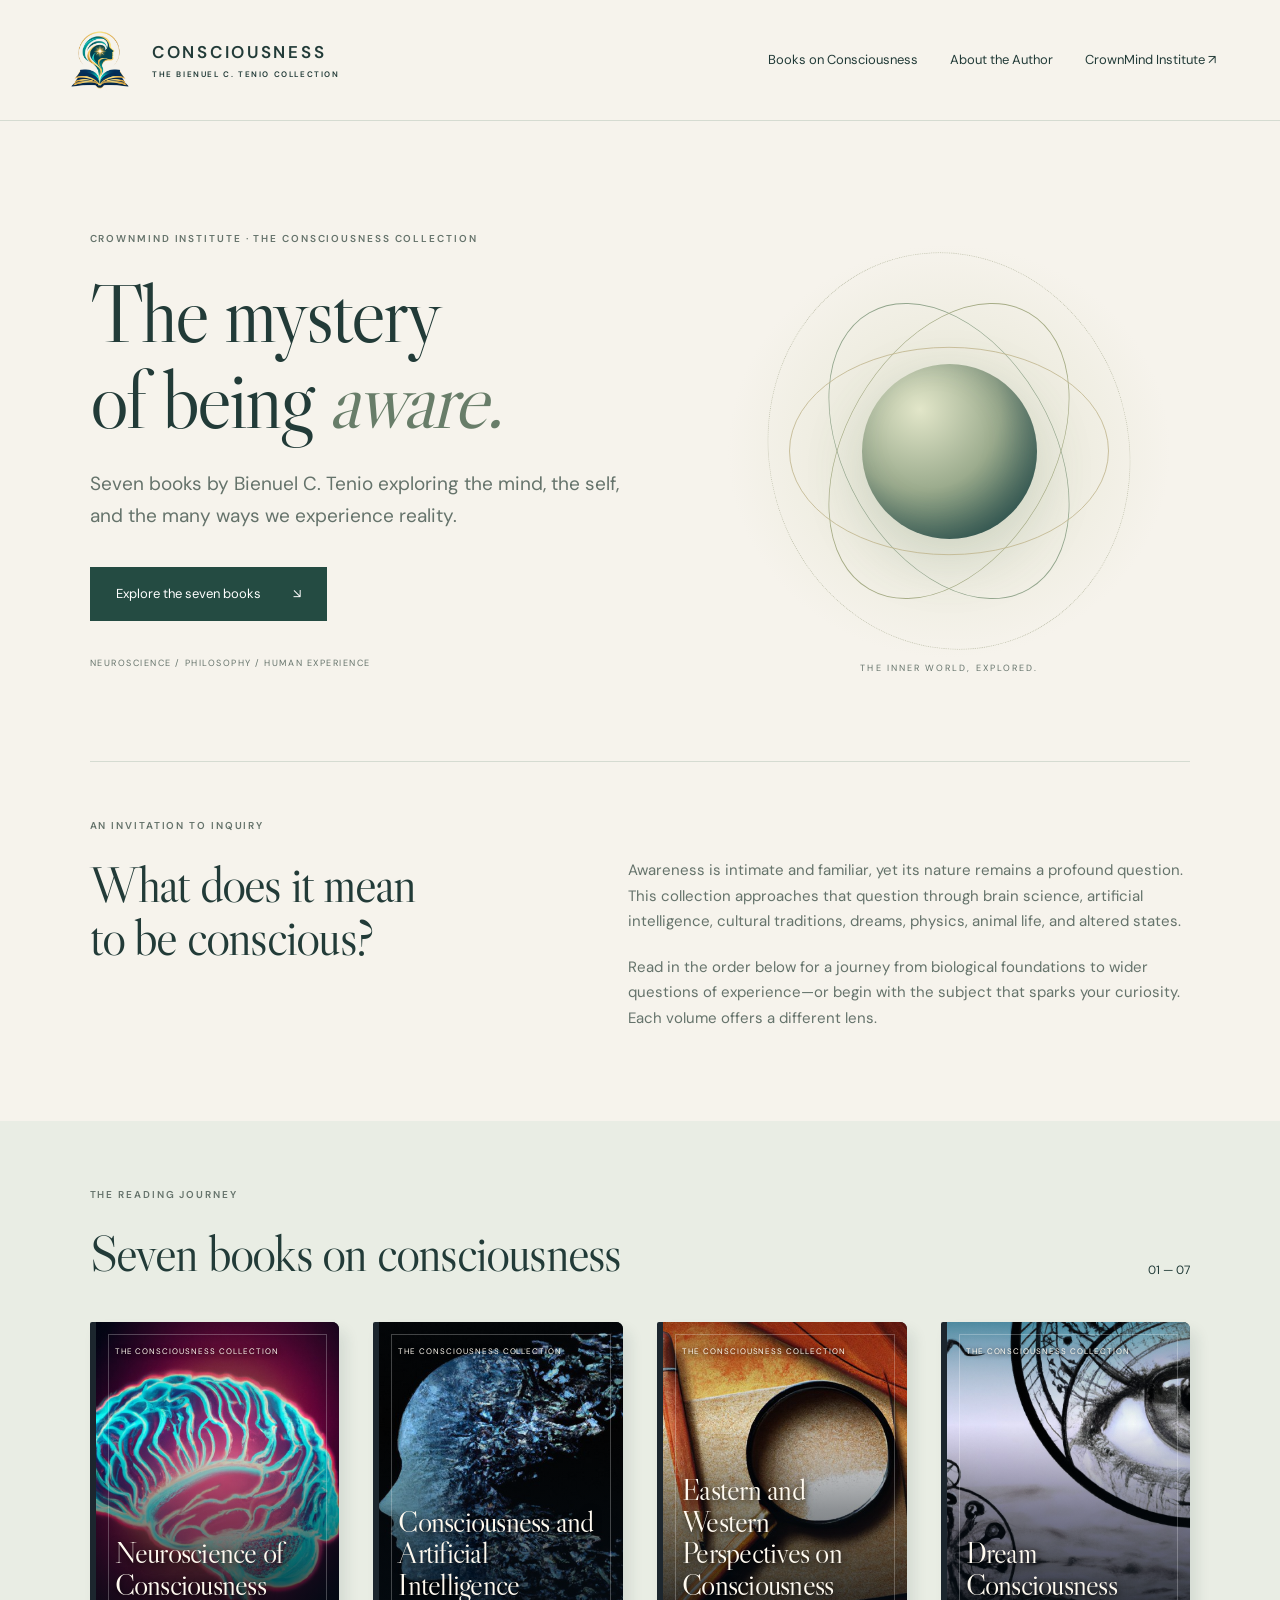
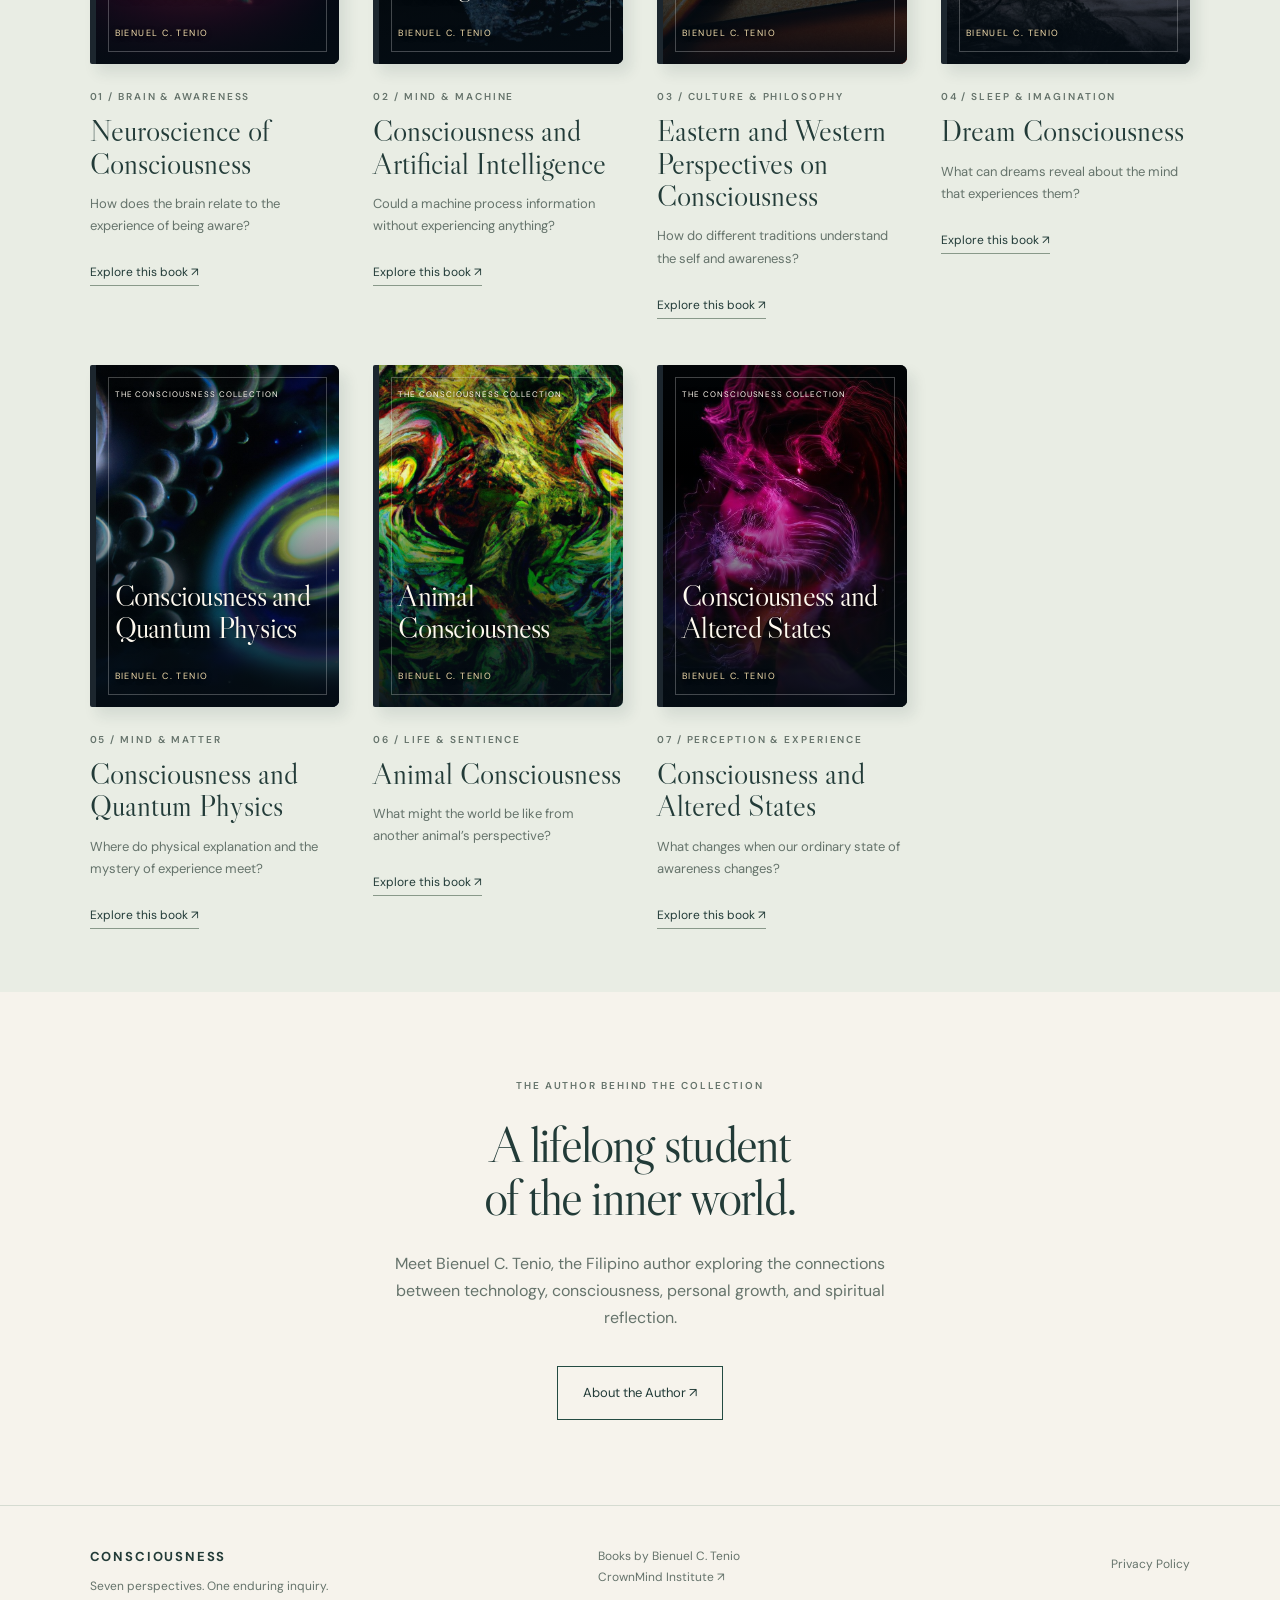
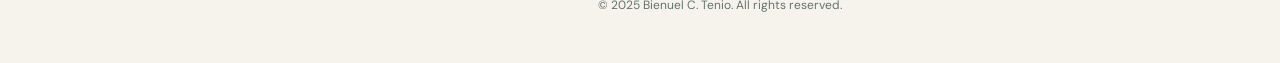
<file: index.html>
<!DOCTYPE html>

<html lang="en"><head><meta charset="utf-8"/><meta content="width=device-width,initial-scale=1" name="viewport"/><meta content="Books on Consciousness — Explore the Consciousness collection by Bienuel C. Tenio." name="description"/><title>Books on Consciousness | Consciousness</title><link href="assets/style.css" rel="stylesheet"/></head><body><a class="skip" href="#main">Skip to content</a><header><a aria-label="Consciousness home" class="brand" href="index.html"><img alt="Consciousness Books logo" class="brand-logo" height="72" src="assets/consciousness-books-logo.png" width="72"/> CONSCIOUSNESS<span class="brand-sub">THE BIENUEL C. TENIO COLLECTION</span></a><nav aria-label="Main navigation"><a href="index.html">Books on Consciousness</a><a href="about-author.html">About the Author</a><a href="https://www.crownmind.net" rel="noopener noreferrer" target="_blank">CrownMind Institute ↗</a></nav></header><main id="main"><section class="hero"><div><p class="eyebrow">CROWNMIND INSTITUTE · THE CONSCIOUSNESS COLLECTION</p><h1>The mystery<br/>of being <em>aware.</em></h1><p class="lead">Seven books by Bienuel C. Tenio exploring the mind, the self, and the many ways we experience reality.</p><a class="button" href="#collection">Explore the seven books <span>↘</span></a><p class="hero-note">NEUROSCIENCE / PHILOSOPHY / HUMAN EXPERIENCE</p></div><div aria-hidden="true" class="mind-art"><div class="halo h1"></div><div class="halo h2"></div><div class="halo h3"></div><div class="halo h4"></div><div class="core"></div><span class="art-caption">THE INNER WORLD, EXPLORED.</span></div></section><section class="intro"><p class="eyebrow">AN INVITATION TO INQUIRY</p><h2>What does it mean<br/>to be conscious?</h2><div><p>Awareness is intimate and familiar, yet its nature remains a profound question. This collection approaches that question through brain science, artificial intelligence, cultural traditions, dreams, physics, animal life, and altered states.</p><p>Read in the order below for a journey from biological foundations to wider questions of experience—or begin with the subject that sparks your curiosity. Each volume offers a different lens.</p></div></section><section class="collection" id="collection"><div class="section-heading"><div><p class="eyebrow">THE READING JOURNEY</p><h2>Seven books on consciousness</h2></div><span>01 — 07</span></div><div class="books"><a class="book-card" href="neuroscience.html"><div class="cover image-cover" style="--accent:#a9d4c9"><img alt="" aria-hidden="true" class="cover-artwork" decoding="async" loading="eager" src="/assets/covers/neuroscience.jpg"/><span class="cover-top">THE CONSCIOUSNESS COLLECTION</span><div class="cover-title">Neuroscience of Consciousness</div><span class="cover-author">BIENUEL C. TENIO</span></div><div class="book-copy"><p class="eyebrow">01 / Brain &amp; awareness</p><h3>Neuroscience of Consciousness</h3><p>How does the brain relate to the experience of being aware?</p><span class="text-link">Explore this book ↗</span></div></a><a class="book-card" href="artificial-intelligence.html"><div class="cover image-cover" style="--accent:#b8c9e5"><img alt="" aria-hidden="true" class="cover-artwork" decoding="async" loading="eager" src="/assets/covers/consciousness-ai.jpg"/><span class="cover-top">THE CONSCIOUSNESS COLLECTION</span><div class="cover-title">Consciousness and Artificial Intelligence</div><span class="cover-author">BIENUEL C. TENIO</span></div><div class="book-copy"><p class="eyebrow">02 / Mind &amp; machine</p><h3>Consciousness and Artificial Intelligence</h3><p>Could a machine process information without experiencing anything?</p><span class="text-link">Explore this book ↗</span></div></a><a class="book-card" href="eastern-western.html"><div class="cover image-cover" style="--accent:#e2c59b"><img alt="" aria-hidden="true" class="cover-artwork" decoding="async" loading="eager" src="/assets/covers/eastwest.jpg"/><span class="cover-top">THE CONSCIOUSNESS COLLECTION</span><div class="cover-title">Eastern and Western Perspectives on Consciousness</div><span class="cover-author">BIENUEL C. TENIO</span></div><div class="book-copy"><p class="eyebrow">03 / Culture &amp; philosophy</p><h3>Eastern and Western Perspectives on Consciousness</h3><p>How do different traditions understand the self and awareness?</p><span class="text-link">Explore this book ↗</span></div></a><a class="book-card" href="dream.html"><div class="cover image-cover" style="--accent:#c6b9dd"><img alt="" aria-hidden="true" class="cover-artwork" decoding="async" loading="eager" src="/assets/covers/dream-consciousness.jpg"/><span class="cover-top">THE CONSCIOUSNESS COLLECTION</span><div class="cover-title">Dream Consciousness</div><span class="cover-author">BIENUEL C. TENIO</span></div><div class="book-copy"><p class="eyebrow">04 / Sleep &amp; imagination</p><h3>Dream Consciousness</h3><p>What can dreams reveal about the mind that experiences them?</p><span class="text-link">Explore this book ↗</span></div></a><a class="book-card" href="quantum-physics.html"><div class="cover image-cover" style="--accent:#a7ccd9"><img alt="" aria-hidden="true" class="cover-artwork" decoding="async" loading="eager" src="/assets/covers/quantum-consciousness.jpg"/><span class="cover-top">THE CONSCIOUSNESS COLLECTION</span><div class="cover-title">Consciousness and Quantum Physics</div><span class="cover-author">BIENUEL C. TENIO</span></div><div class="book-copy"><p class="eyebrow">05 / Mind &amp; matter</p><h3>Consciousness and Quantum Physics</h3><p>Where do physical explanation and the mystery of experience meet?</p><span class="text-link">Explore this book ↗</span></div></a><a class="book-card" href="animal.html"><div class="cover image-cover" style="--accent:#c7d2a3"><img alt="" aria-hidden="true" class="cover-artwork" decoding="async" loading="eager" src="/assets/covers/animal-consciousness.jpg"/><span class="cover-top">THE CONSCIOUSNESS COLLECTION</span><div class="cover-title">Animal Consciousness</div><span class="cover-author">BIENUEL C. TENIO</span></div><div class="book-copy"><p class="eyebrow">06 / Life &amp; sentience</p><h3>Animal Consciousness</h3><p>What might the world be like from another animal’s perspective?</p><span class="text-link">Explore this book ↗</span></div></a><a class="book-card" href="altered-states.html"><div class="cover image-cover" style="--accent:#dcb5ab"><img alt="" aria-hidden="true" class="cover-artwork" decoding="async" loading="eager" src="/assets/covers/altered-states.jpg"/><span class="cover-top">THE CONSCIOUSNESS COLLECTION</span><div class="cover-title">Consciousness and Altered States</div><span class="cover-author">BIENUEL C. TENIO</span></div><div class="book-copy"><p class="eyebrow">07 / Perception &amp; experience</p><h3>Consciousness and Altered States</h3><p>What changes when our ordinary state of awareness changes?</p><span class="text-link">Explore this book ↗</span></div></a></div></section><section class="closing"><p class="eyebrow">THE AUTHOR BEHIND THE COLLECTION</p><h2>A lifelong student<br/>of the inner world.</h2><p>Meet Bienuel C. Tenio, the Filipino author exploring the connections between technology, consciousness, personal growth, and spiritual reflection.</p><a class="button secondary" href="about-author.html">About the Author ↗</a></section></main><footer><div><strong>CONSCIOUSNESS</strong><p>Seven perspectives. One enduring inquiry.</p></div><div>Books by Bienuel C. Tenio<br/><a href="https://www.crownmind.net" rel="noopener noreferrer" target="_blank">CrownMind Institute ↗</a><p>© 2025 Bienuel C. Tenio. All rights reserved.</p></div><p><a href="privacy-policy.html">Privacy Policy</a></p></footer></body></html>
</file>
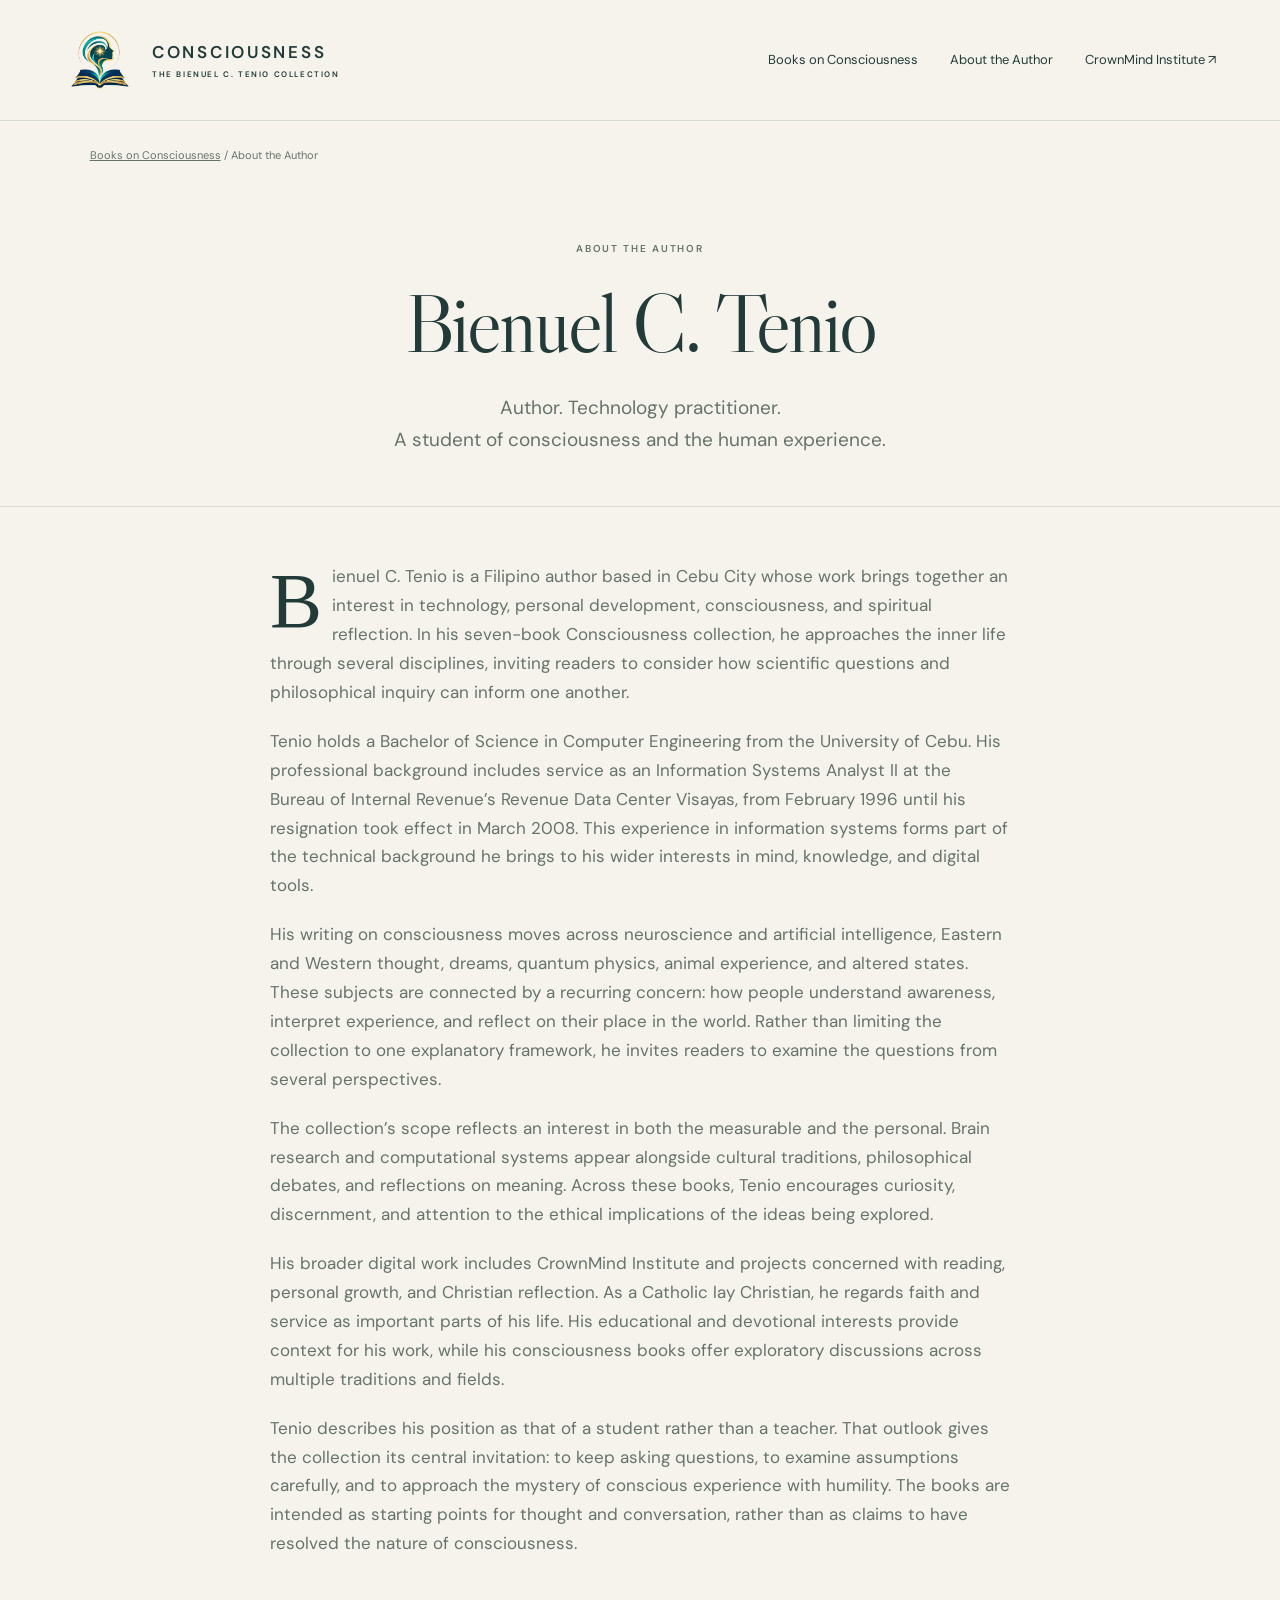
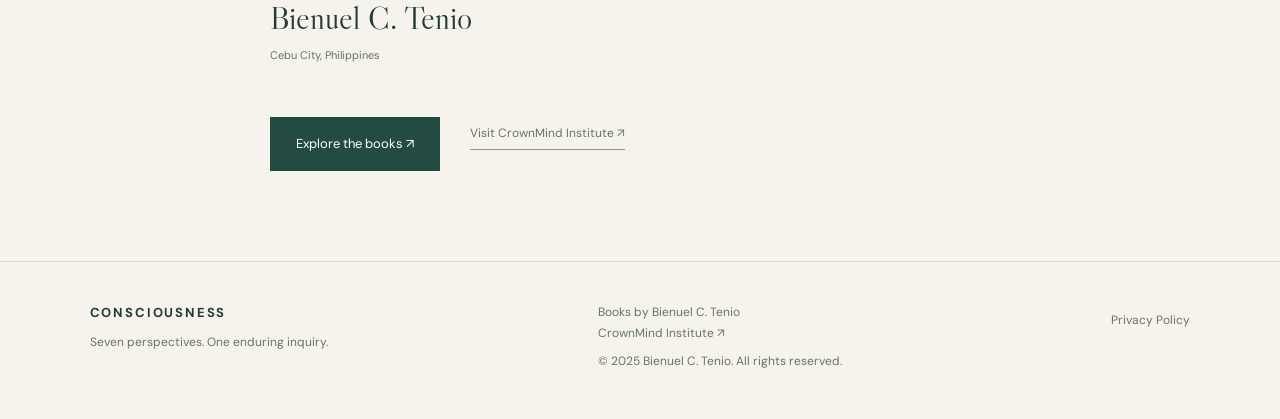
<file: about-author.html>
<!doctype html><html lang="en"><head><meta charset="utf-8"><meta name="viewport" content="width=device-width,initial-scale=1"><meta name="description" content="About Bienuel C. Tenio — Explore the Consciousness collection by Bienuel C. Tenio."><title>About Bienuel C. Tenio | Consciousness</title><link rel="stylesheet" href="assets/style.css"></head><body><a class="skip" href="#main">Skip to content</a><header><a class="brand" href="index.html" aria-label="Consciousness home"><img class="brand-logo" src="assets/consciousness-books-logo.png" alt="Consciousness Books logo" width="72" height="72"> CONSCIOUSNESS<span class="brand-sub">THE BIENUEL C. TENIO COLLECTION</span></a><nav aria-label="Main navigation"><a href="index.html">Books on Consciousness</a><a href="about-author.html">About the Author</a><a href="https://www.crownmind.net" target="_blank" rel="noopener noreferrer">CrownMind Institute ↗</a></nav></header><main id="main"><div class="breadcrumb"><a href="index.html">Books on Consciousness</a> / About the Author</div><section class="author-hero"><p class="eyebrow">ABOUT THE AUTHOR</p><h1>Bienuel C. Tenio</h1><p class="lead">Author. Technology practitioner.<br>A student of consciousness and the human experience.</p></section><article class="biography"><p class="dropcap">Bienuel C. Tenio is a Filipino author based in Cebu City whose work brings together an interest in technology, personal development, consciousness, and spiritual reflection. In his seven-book Consciousness collection, he approaches the inner life through several disciplines, inviting readers to consider how scientific questions and philosophical inquiry can inform one another.</p><p>Tenio holds a Bachelor of Science in Computer Engineering from the University of Cebu. His professional background includes service as an Information Systems Analyst II at the Bureau of Internal Revenue’s Revenue Data Center Visayas, from February 1996 until his resignation took effect in March 2008. This experience in information systems forms part of the technical background he brings to his wider interests in mind, knowledge, and digital tools.</p><p>His writing on consciousness moves across neuroscience and artificial intelligence, Eastern and Western thought, dreams, quantum physics, animal experience, and altered states. These subjects are connected by a recurring concern: how people understand awareness, interpret experience, and reflect on their place in the world. Rather than limiting the collection to one explanatory framework, he invites readers to examine the questions from several perspectives.</p><p>The collection’s scope reflects an interest in both the measurable and the personal. Brain research and computational systems appear alongside cultural traditions, philosophical debates, and reflections on meaning. Across these books, Tenio encourages curiosity, discernment, and attention to the ethical implications of the ideas being explored.</p><p>His broader digital work includes CrownMind Institute and projects concerned with reading, personal growth, and Christian reflection. As a Catholic lay Christian, he regards faith and service as important parts of his life. His educational and devotional interests provide context for his work, while his consciousness books offer exploratory discussions across multiple traditions and fields.</p><p>Tenio describes his position as that of a student rather than a teacher. That outlook gives the collection its central invitation: to keep asking questions, to examine assumptions carefully, and to approach the mystery of conscious experience with humility. The books are intended as starting points for thought and conversation, rather than as claims to have resolved the nature of consciousness.</p><div class="author-signature">Bienuel C. Tenio<span>Cebu City, Philippines</span></div><div class="author-actions"><a class="button" href="index.html">Explore the books ↗</a><a class="text-link" href="https://www.crownmind.net" target="_blank" rel="noopener noreferrer">Visit CrownMind Institute ↗</a></div></article></main><footer><div><strong>CONSCIOUSNESS</strong><p>Seven perspectives. One enduring inquiry.</p></div><div>Books by Bienuel C. Tenio<br><a href="https://www.crownmind.net" target="_blank" rel="noopener noreferrer">CrownMind Institute ↗</a><p>© 2025 Bienuel C. Tenio. All rights reserved.</p></div><p><a href="privacy-policy.html">Privacy Policy</a></p></footer></body></html>
</file>
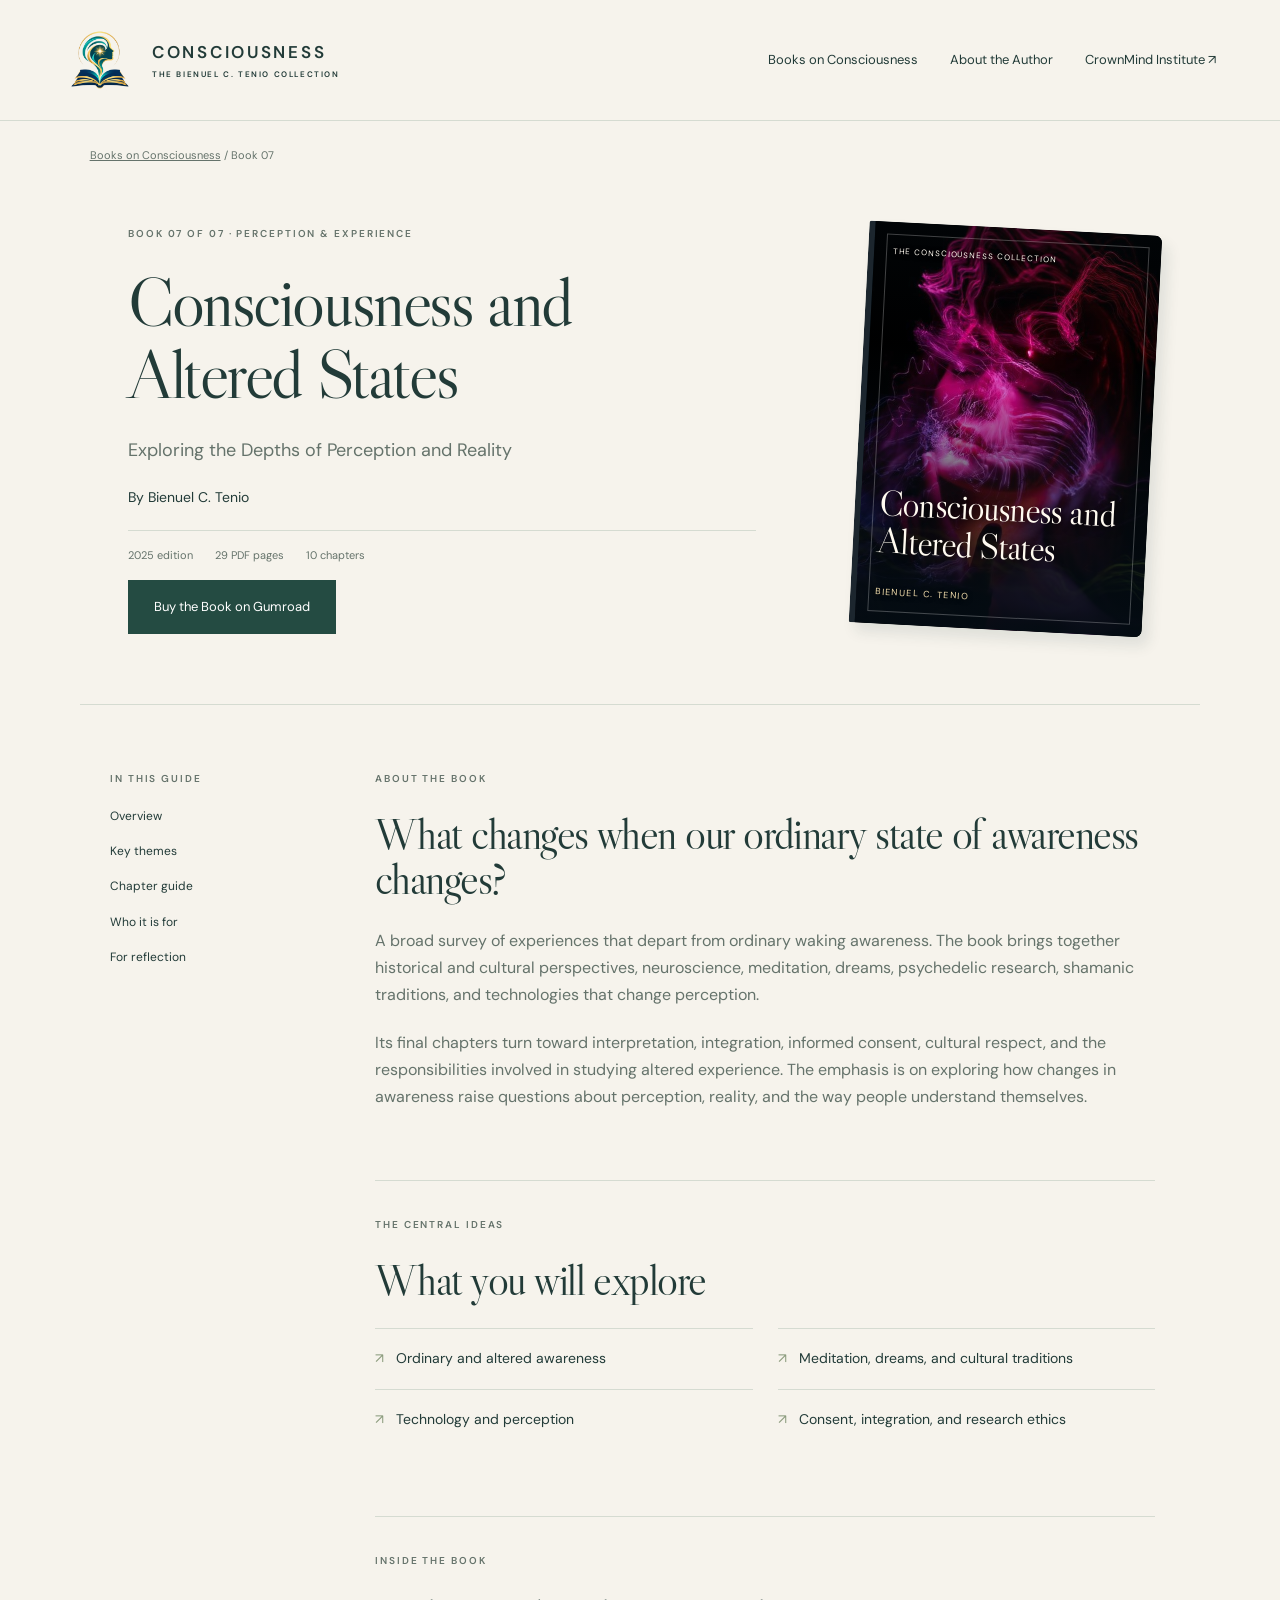
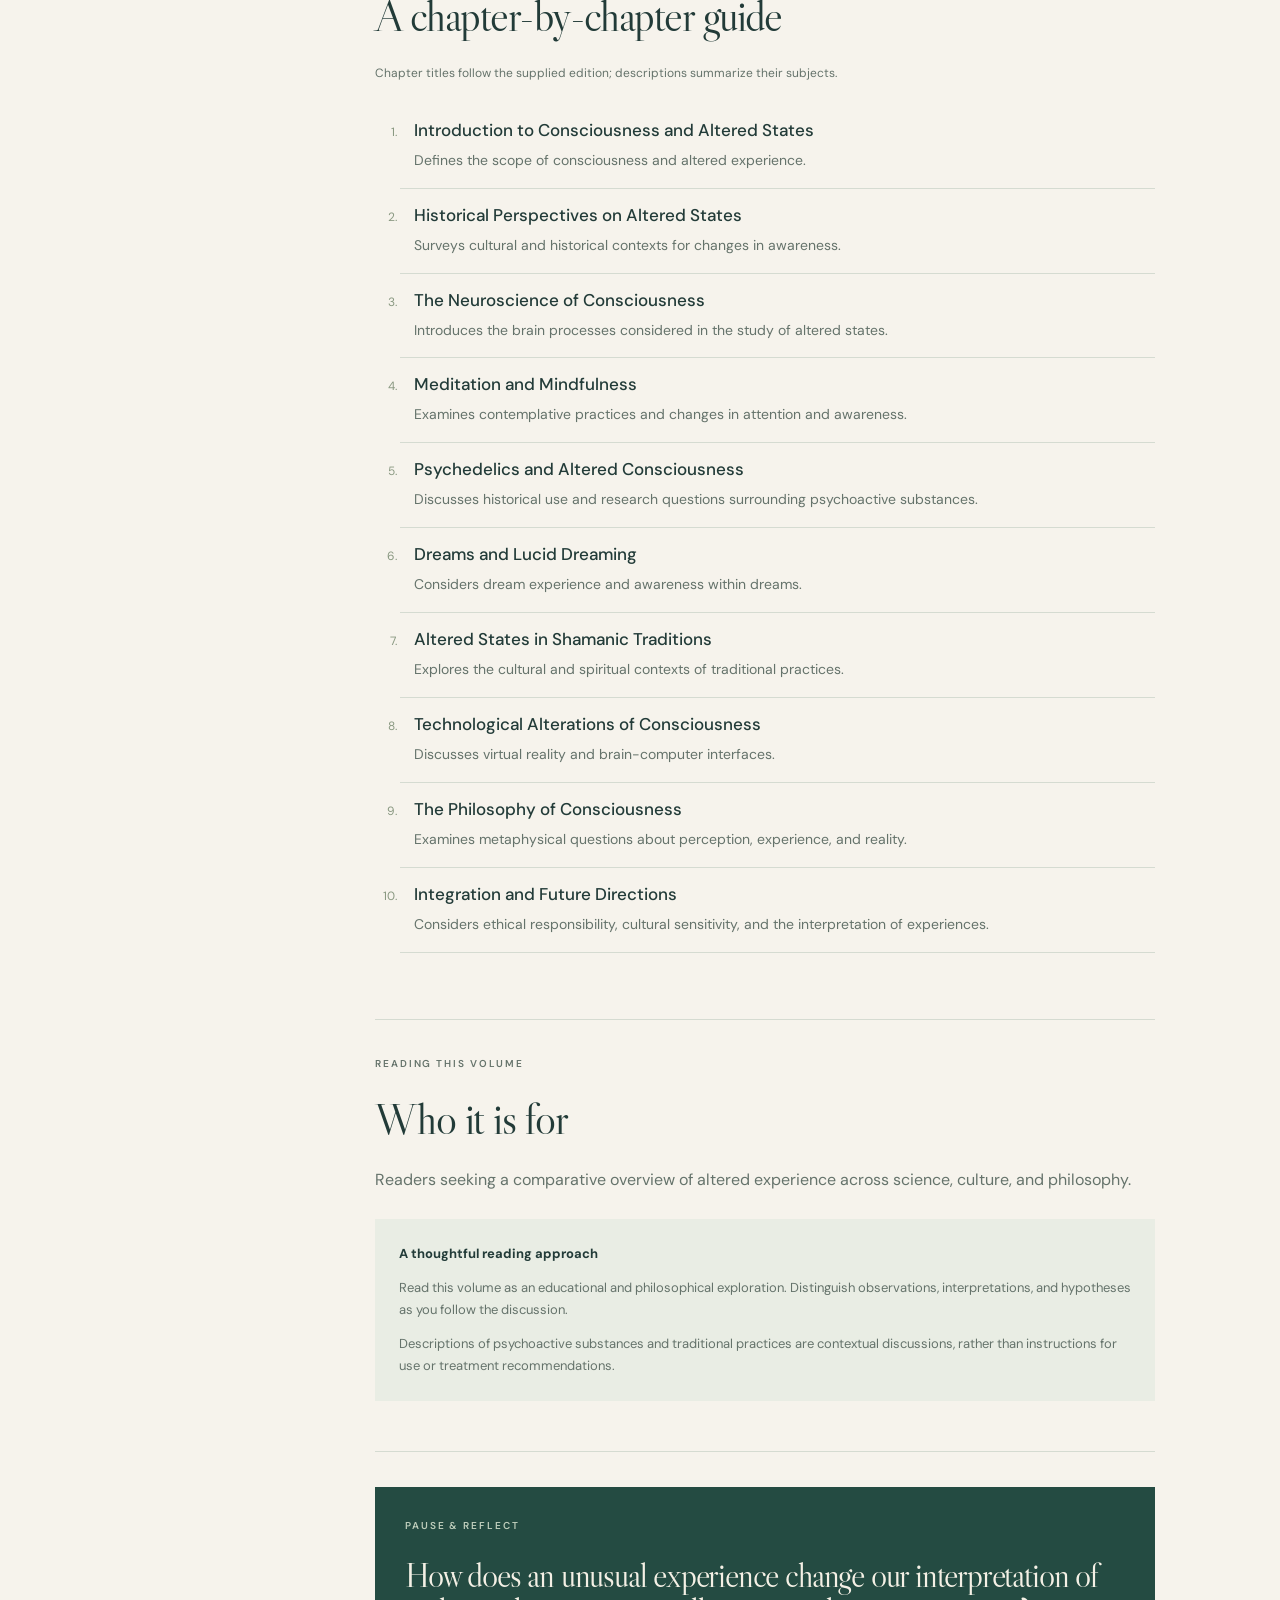
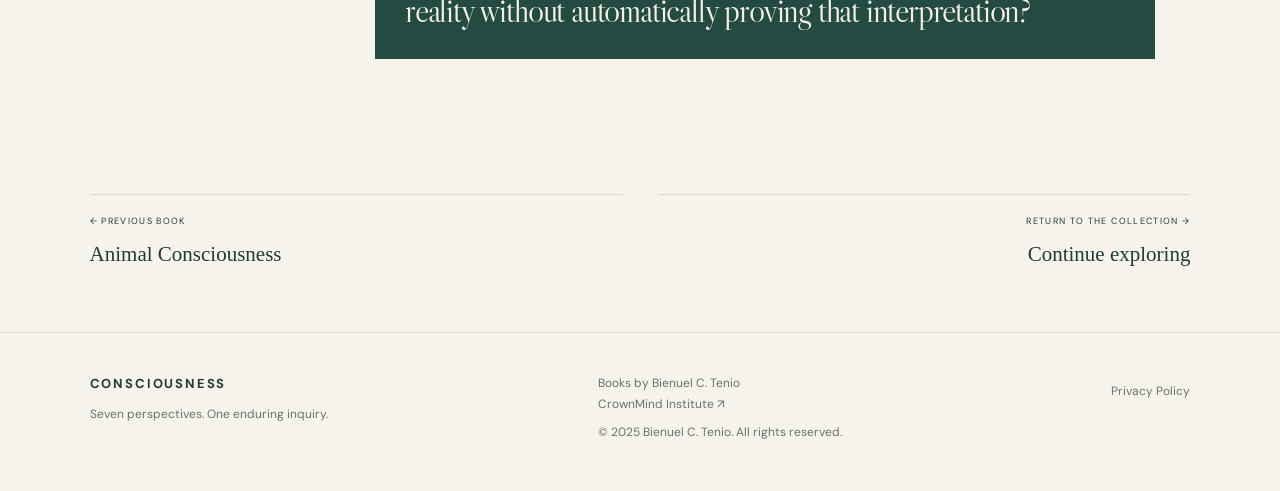
<file: altered-states.html>
<!DOCTYPE html>

<html lang="en"><head><meta charset="utf-8"/><meta content="width=device-width,initial-scale=1" name="viewport"/><meta content="Consciousness and Altered States — Explore the Consciousness collection by Bienuel C. Tenio." name="description"/><title>Consciousness and Altered States | Consciousness</title><link href="assets/style.css" rel="stylesheet"/></head><body><a class="skip" href="#main">Skip to content</a><header><a aria-label="Consciousness home" class="brand" href="index.html"><img alt="Consciousness Books logo" class="brand-logo" height="72" src="assets/consciousness-books-logo.png" width="72"/> CONSCIOUSNESS<span class="brand-sub">THE BIENUEL C. TENIO COLLECTION</span></a><nav aria-label="Main navigation"><a href="index.html">Books on Consciousness</a><a href="about-author.html">About the Author</a><a href="https://www.crownmind.net" rel="noopener noreferrer" target="_blank">CrownMind Institute ↗</a></nav></header><main id="main"><div class="breadcrumb"><a href="index.html">Books on Consciousness</a> / Book 07</div><section class="book-hero"><div><p class="eyebrow">BOOK 07 OF 07 · Perception &amp; experience</p><h1>Consciousness and Altered States</h1><p class="subtitle">Exploring the Depths of Perception and Reality</p><p class="byline">By Bienuel C. Tenio</p><div class="metadata"><span>2025 edition</span><span>29 PDF pages</span><span>10 chapters</span></div><a class="button" href="https://bctenio27.gumroad.com/l/consciousnessandalteredstates" rel="noopener noreferrer" target="_blank">Buy the Book on Gumroad</a></div><div class="cover large image-cover" style="--accent:#dcb5ab"><img alt="" aria-hidden="true" class="cover-artwork" decoding="async" loading="eager" src="/assets/covers/altered-states.jpg"/><span class="cover-top">THE CONSCIOUSNESS COLLECTION</span><div class="cover-title">Consciousness and Altered States</div><span class="cover-author">BIENUEL C. TENIO</span></div></section><div class="detail-layout"><aside><p class="eyebrow">IN THIS GUIDE</p><a href="#overview">Overview</a><a href="#themes">Key themes</a><a href="#chapters">Chapter guide</a><a href="#readers">Who it is for</a><a href="#reflection">For reflection</a></aside><article><section id="overview"><p class="eyebrow">ABOUT THE BOOK</p><h2>What changes when our ordinary state of awareness changes?</h2><p>A broad survey of experiences that depart from ordinary waking awareness. The book brings together historical and cultural perspectives, neuroscience, meditation, dreams, psychedelic research, shamanic traditions, and technologies that change perception.</p><p>Its final chapters turn toward interpretation, integration, informed consent, cultural respect, and the responsibilities involved in studying altered experience. The emphasis is on exploring how changes in awareness raise questions about perception, reality, and the way people understand themselves.</p></section><section id="themes"><p class="eyebrow">THE CENTRAL IDEAS</p><h2>What you will explore</h2><ul class="themes"><li>Ordinary and altered awareness</li><li>Meditation, dreams, and cultural traditions</li><li>Technology and perception</li><li>Consent, integration, and research ethics</li></ul></section><section id="chapters"><p class="eyebrow">INSIDE THE BOOK</p><h2>A chapter-by-chapter guide</h2><p class="small">Chapter titles follow the supplied edition; descriptions summarize their subjects.</p><ol class="chapters"><li><h3>Introduction to Consciousness and Altered States</h3><p>Defines the scope of consciousness and altered experience.</p></li><li><h3>Historical Perspectives on Altered States</h3><p>Surveys cultural and historical contexts for changes in awareness.</p></li><li><h3>The Neuroscience of Consciousness</h3><p>Introduces the brain processes considered in the study of altered states.</p></li><li><h3>Meditation and Mindfulness</h3><p>Examines contemplative practices and changes in attention and awareness.</p></li><li><h3>Psychedelics and Altered Consciousness</h3><p>Discusses historical use and research questions surrounding psychoactive substances.</p></li><li><h3>Dreams and Lucid Dreaming</h3><p>Considers dream experience and awareness within dreams.</p></li><li><h3>Altered States in Shamanic Traditions</h3><p>Explores the cultural and spiritual contexts of traditional practices.</p></li><li><h3>Technological Alterations of Consciousness</h3><p>Discusses virtual reality and brain-computer interfaces.</p></li><li><h3>The Philosophy of Consciousness</h3><p>Examines metaphysical questions about perception, experience, and reality.</p></li><li><h3>Integration and Future Directions</h3><p>Considers ethical responsibility, cultural sensitivity, and the interpretation of experiences.</p></li></ol></section><section id="readers"><p class="eyebrow">READING THIS VOLUME</p><h2>Who it is for</h2><p>Readers seeking a comparative overview of altered experience across science, culture, and philosophy.</p><div class="note"><strong>A thoughtful reading approach</strong><p>Read this volume as an educational and philosophical exploration. Distinguish observations, interpretations, and hypotheses as you follow the discussion.</p><p>Descriptions of psychoactive substances and traditional practices are contextual discussions, rather than instructions for use or treatment recommendations.</p></div></section><section class="reflection" id="reflection"><p class="eyebrow">PAUSE &amp; REFLECT</p><h2>How does an unusual experience change our interpretation of reality without automatically proving that interpretation?</h2></section></article></div><section class="book-pagination"><a href="animal.html"><small>← PREVIOUS BOOK</small>Animal Consciousness</a><a href="index.html"><small>RETURN TO THE COLLECTION →</small>Continue exploring</a></section></main><footer><div><strong>CONSCIOUSNESS</strong><p>Seven perspectives. One enduring inquiry.</p></div><div>Books by Bienuel C. Tenio<br/><a href="https://www.crownmind.net" rel="noopener noreferrer" target="_blank">CrownMind Institute ↗</a><p>© 2025 Bienuel C. Tenio. All rights reserved.</p></div><p><a href="privacy-policy.html">Privacy Policy</a></p></footer></body></html>
</file>
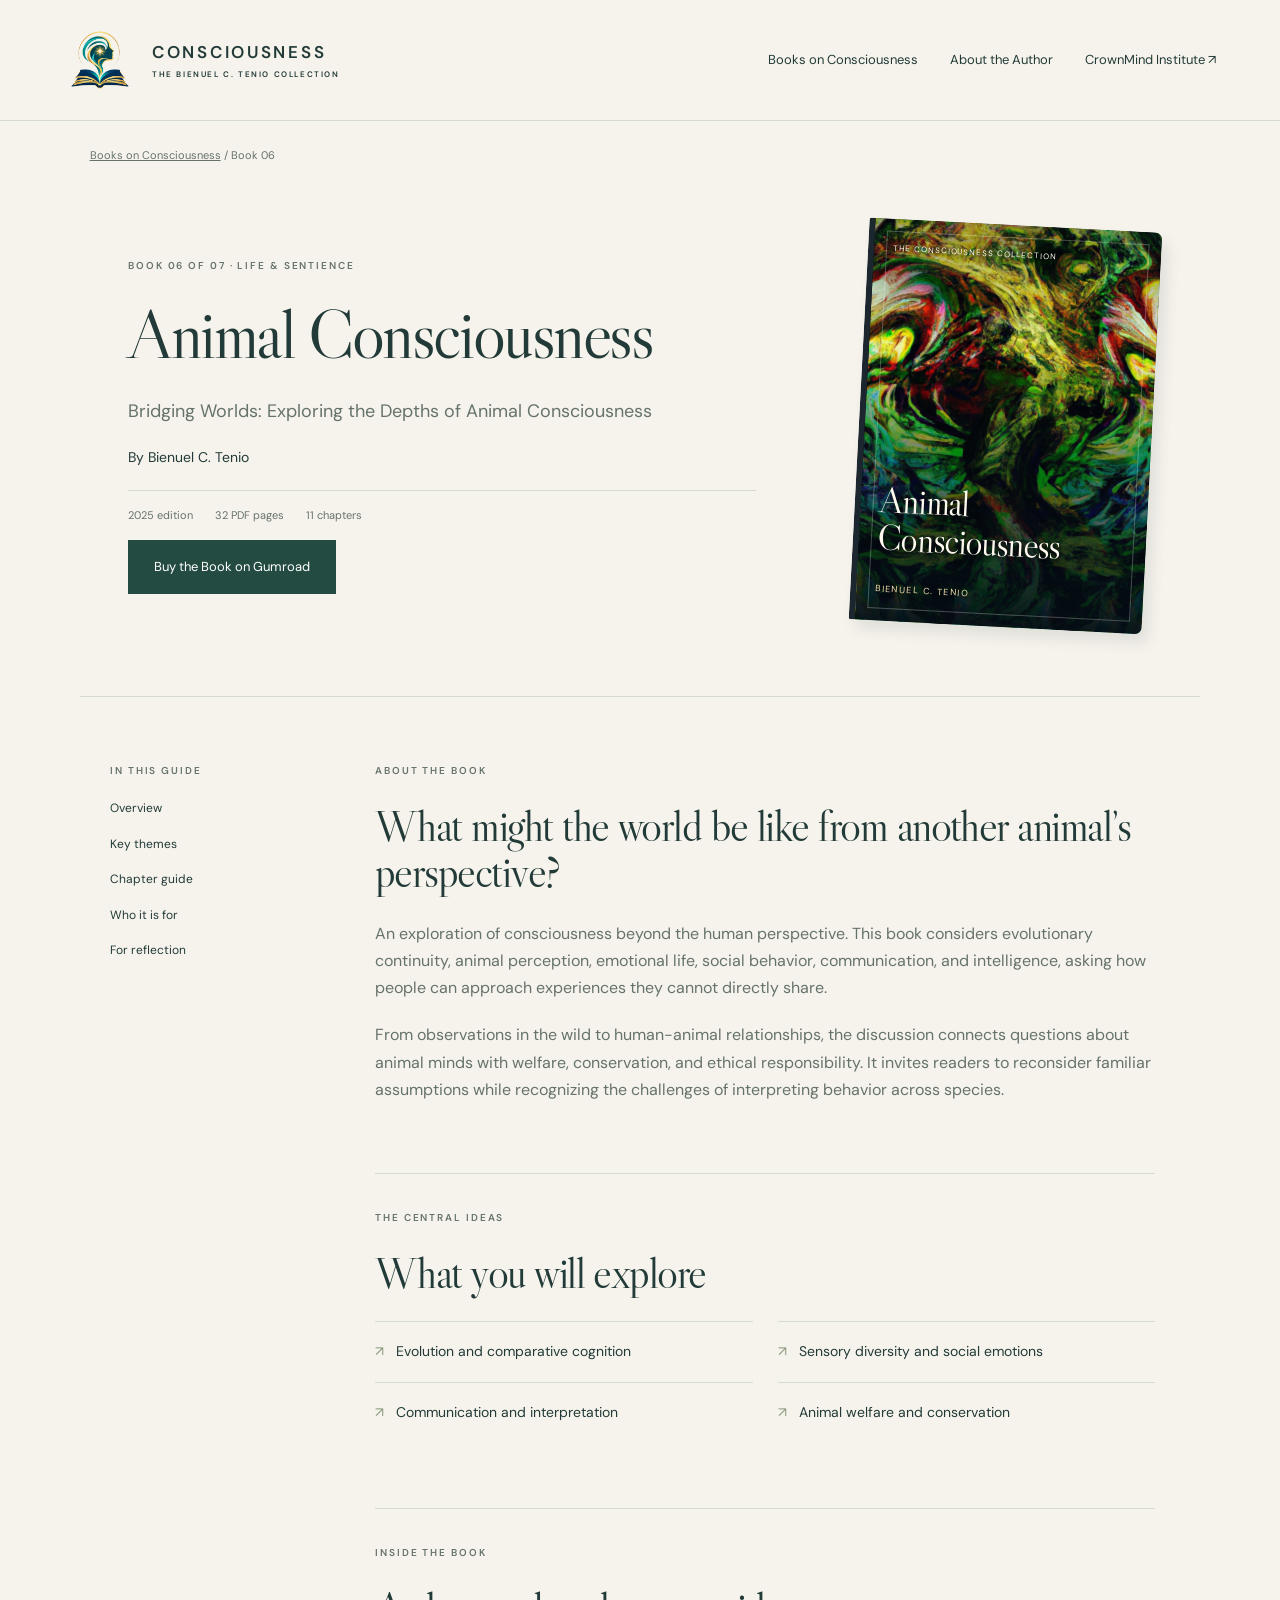
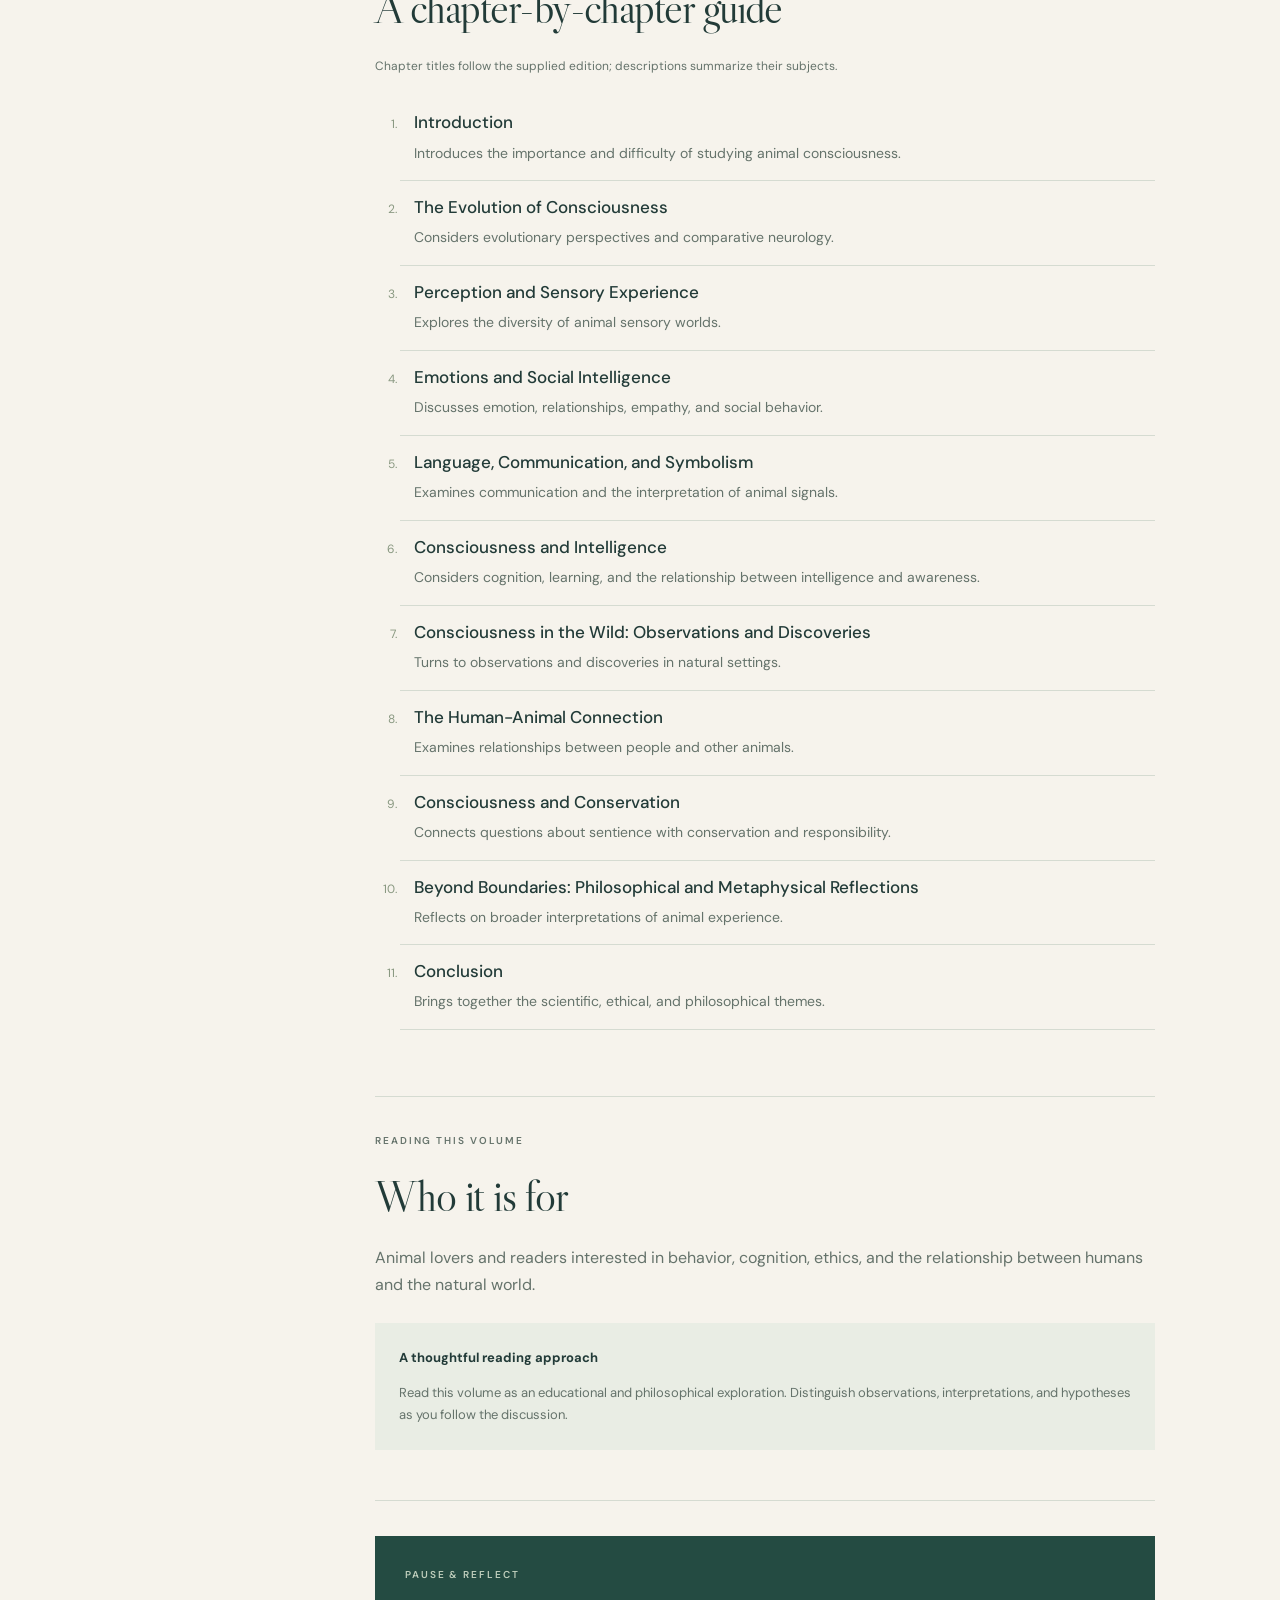
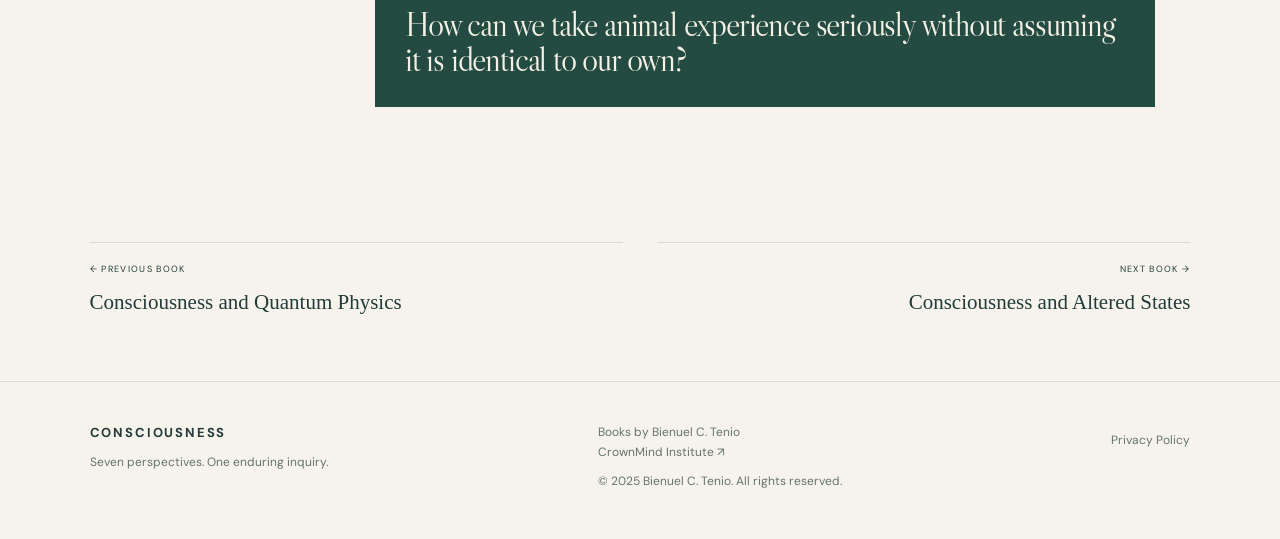
<file: animal.html>
<!DOCTYPE html>

<html lang="en"><head><meta charset="utf-8"/><meta content="width=device-width,initial-scale=1" name="viewport"/><meta content="Animal Consciousness — Explore the Consciousness collection by Bienuel C. Tenio." name="description"/><title>Animal Consciousness | Consciousness</title><link href="assets/style.css" rel="stylesheet"/></head><body><a class="skip" href="#main">Skip to content</a><header><a aria-label="Consciousness home" class="brand" href="index.html"><img alt="Consciousness Books logo" class="brand-logo" height="72" src="assets/consciousness-books-logo.png" width="72"/> CONSCIOUSNESS<span class="brand-sub">THE BIENUEL C. TENIO COLLECTION</span></a><nav aria-label="Main navigation"><a href="index.html">Books on Consciousness</a><a href="about-author.html">About the Author</a><a href="https://www.crownmind.net" rel="noopener noreferrer" target="_blank">CrownMind Institute ↗</a></nav></header><main id="main"><div class="breadcrumb"><a href="index.html">Books on Consciousness</a> / Book 06</div><section class="book-hero"><div><p class="eyebrow">BOOK 06 OF 07 · Life &amp; sentience</p><h1>Animal Consciousness</h1><p class="subtitle">Bridging Worlds: Exploring the Depths of Animal Consciousness</p><p class="byline">By Bienuel C. Tenio</p><div class="metadata"><span>2025 edition</span><span>32 PDF pages</span><span>11 chapters</span></div><a class="button" href="https://bctenio27.gumroad.com/l/animalconsciousness" rel="noopener noreferrer" target="_blank">Buy the Book on Gumroad</a></div><div class="cover large image-cover" style="--accent:#c7d2a3"><img alt="" aria-hidden="true" class="cover-artwork" decoding="async" loading="eager" src="/assets/covers/animal-consciousness.jpg"/><span class="cover-top">THE CONSCIOUSNESS COLLECTION</span><div class="cover-title">Animal Consciousness</div><span class="cover-author">BIENUEL C. TENIO</span></div></section><div class="detail-layout"><aside><p class="eyebrow">IN THIS GUIDE</p><a href="#overview">Overview</a><a href="#themes">Key themes</a><a href="#chapters">Chapter guide</a><a href="#readers">Who it is for</a><a href="#reflection">For reflection</a></aside><article><section id="overview"><p class="eyebrow">ABOUT THE BOOK</p><h2>What might the world be like from another animal’s perspective?</h2><p>An exploration of consciousness beyond the human perspective. This book considers evolutionary continuity, animal perception, emotional life, social behavior, communication, and intelligence, asking how people can approach experiences they cannot directly share.</p><p>From observations in the wild to human-animal relationships, the discussion connects questions about animal minds with welfare, conservation, and ethical responsibility. It invites readers to reconsider familiar assumptions while recognizing the challenges of interpreting behavior across species.</p></section><section id="themes"><p class="eyebrow">THE CENTRAL IDEAS</p><h2>What you will explore</h2><ul class="themes"><li>Evolution and comparative cognition</li><li>Sensory diversity and social emotions</li><li>Communication and interpretation</li><li>Animal welfare and conservation</li></ul></section><section id="chapters"><p class="eyebrow">INSIDE THE BOOK</p><h2>A chapter-by-chapter guide</h2><p class="small">Chapter titles follow the supplied edition; descriptions summarize their subjects.</p><ol class="chapters"><li><h3>Introduction</h3><p>Introduces the importance and difficulty of studying animal consciousness.</p></li><li><h3>The Evolution of Consciousness</h3><p>Considers evolutionary perspectives and comparative neurology.</p></li><li><h3>Perception and Sensory Experience</h3><p>Explores the diversity of animal sensory worlds.</p></li><li><h3>Emotions and Social Intelligence</h3><p>Discusses emotion, relationships, empathy, and social behavior.</p></li><li><h3>Language, Communication, and Symbolism</h3><p>Examines communication and the interpretation of animal signals.</p></li><li><h3>Consciousness and Intelligence</h3><p>Considers cognition, learning, and the relationship between intelligence and awareness.</p></li><li><h3>Consciousness in the Wild: Observations and Discoveries</h3><p>Turns to observations and discoveries in natural settings.</p></li><li><h3>The Human-Animal Connection</h3><p>Examines relationships between people and other animals.</p></li><li><h3>Consciousness and Conservation</h3><p>Connects questions about sentience with conservation and responsibility.</p></li><li><h3>Beyond Boundaries: Philosophical and Metaphysical Reflections</h3><p>Reflects on broader interpretations of animal experience.</p></li><li><h3>Conclusion</h3><p>Brings together the scientific, ethical, and philosophical themes.</p></li></ol></section><section id="readers"><p class="eyebrow">READING THIS VOLUME</p><h2>Who it is for</h2><p>Animal lovers and readers interested in behavior, cognition, ethics, and the relationship between humans and the natural world.</p><div class="note"><strong>A thoughtful reading approach</strong><p>Read this volume as an educational and philosophical exploration. Distinguish observations, interpretations, and hypotheses as you follow the discussion.</p></div></section><section class="reflection" id="reflection"><p class="eyebrow">PAUSE &amp; REFLECT</p><h2>How can we take animal experience seriously without assuming it is identical to our own?</h2></section></article></div><section class="book-pagination"><a href="quantum-physics.html"><small>← PREVIOUS BOOK</small>Consciousness and Quantum Physics</a><a href="altered-states.html"><small>NEXT BOOK →</small>Consciousness and Altered States</a></section></main><footer><div><strong>CONSCIOUSNESS</strong><p>Seven perspectives. One enduring inquiry.</p></div><div>Books by Bienuel C. Tenio<br/><a href="https://www.crownmind.net" rel="noopener noreferrer" target="_blank">CrownMind Institute ↗</a><p>© 2025 Bienuel C. Tenio. All rights reserved.</p></div><p><a href="privacy-policy.html">Privacy Policy</a></p></footer></body></html>
</file>
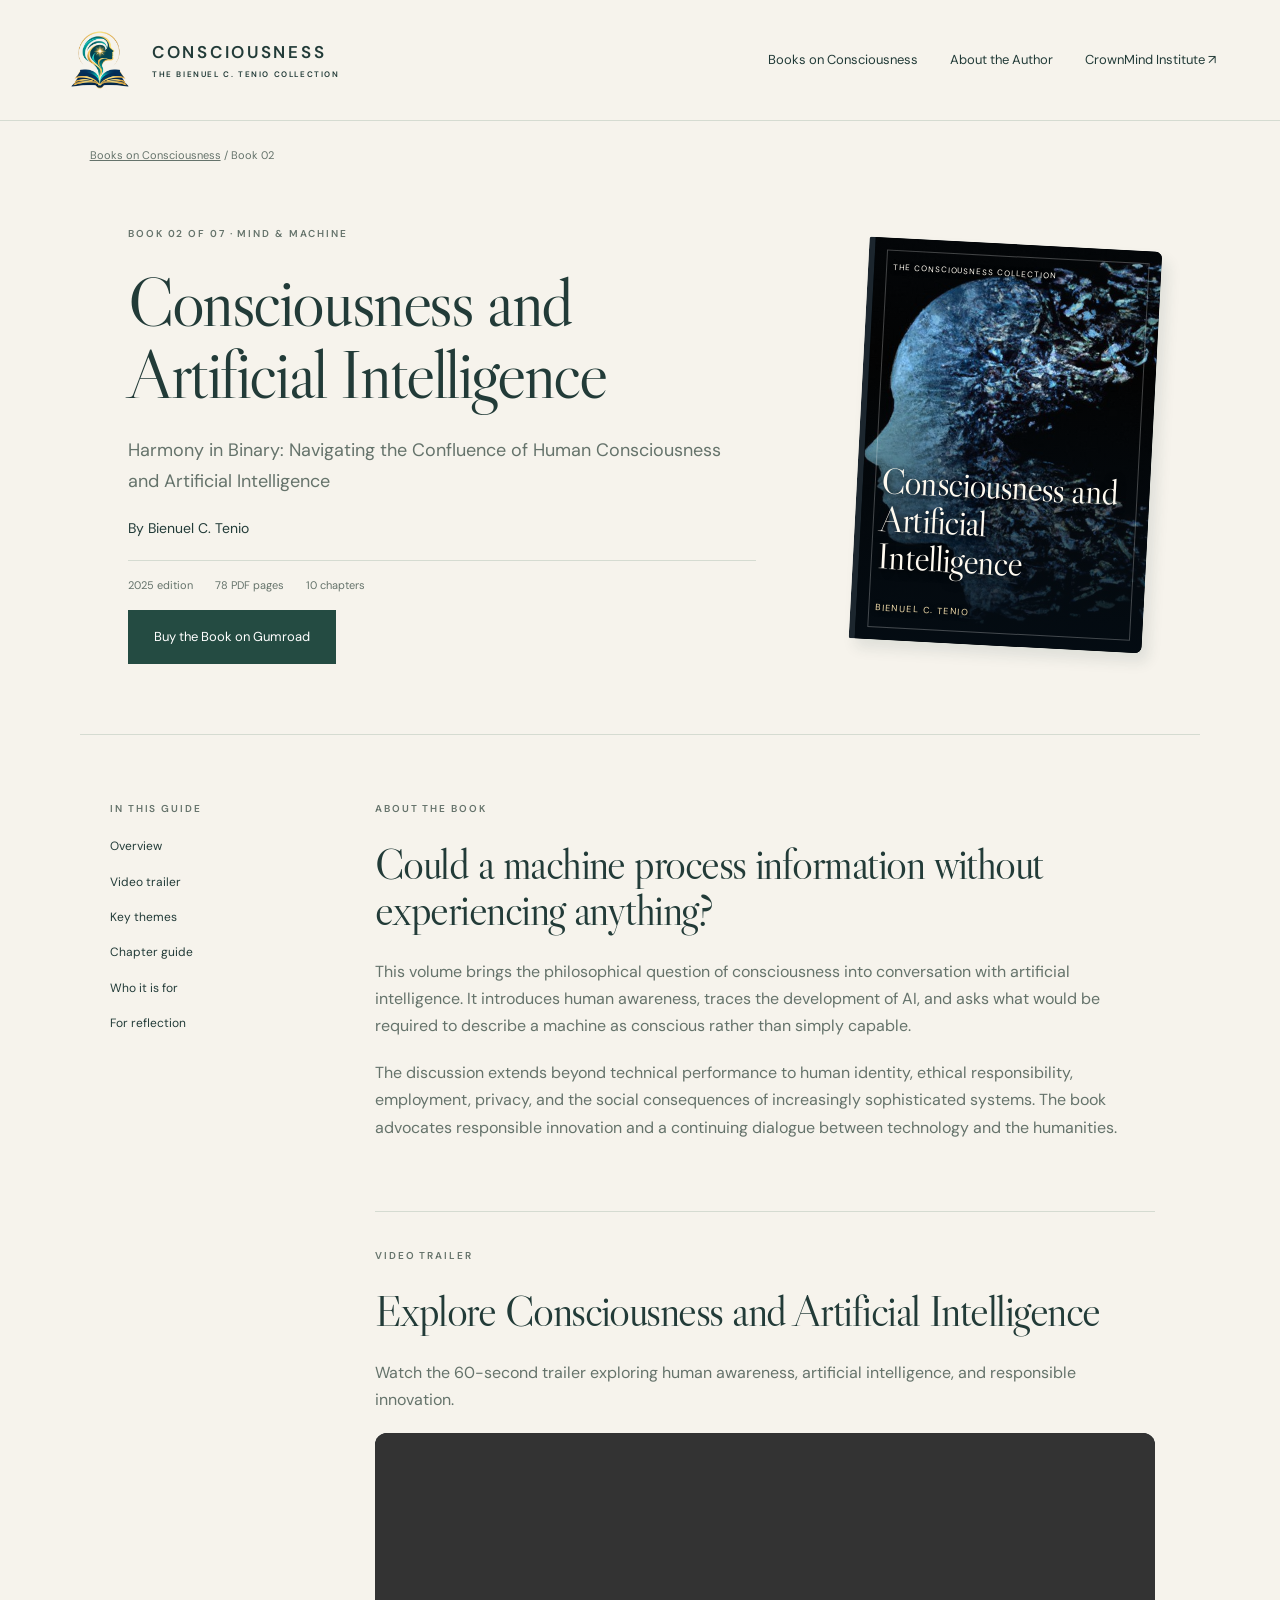
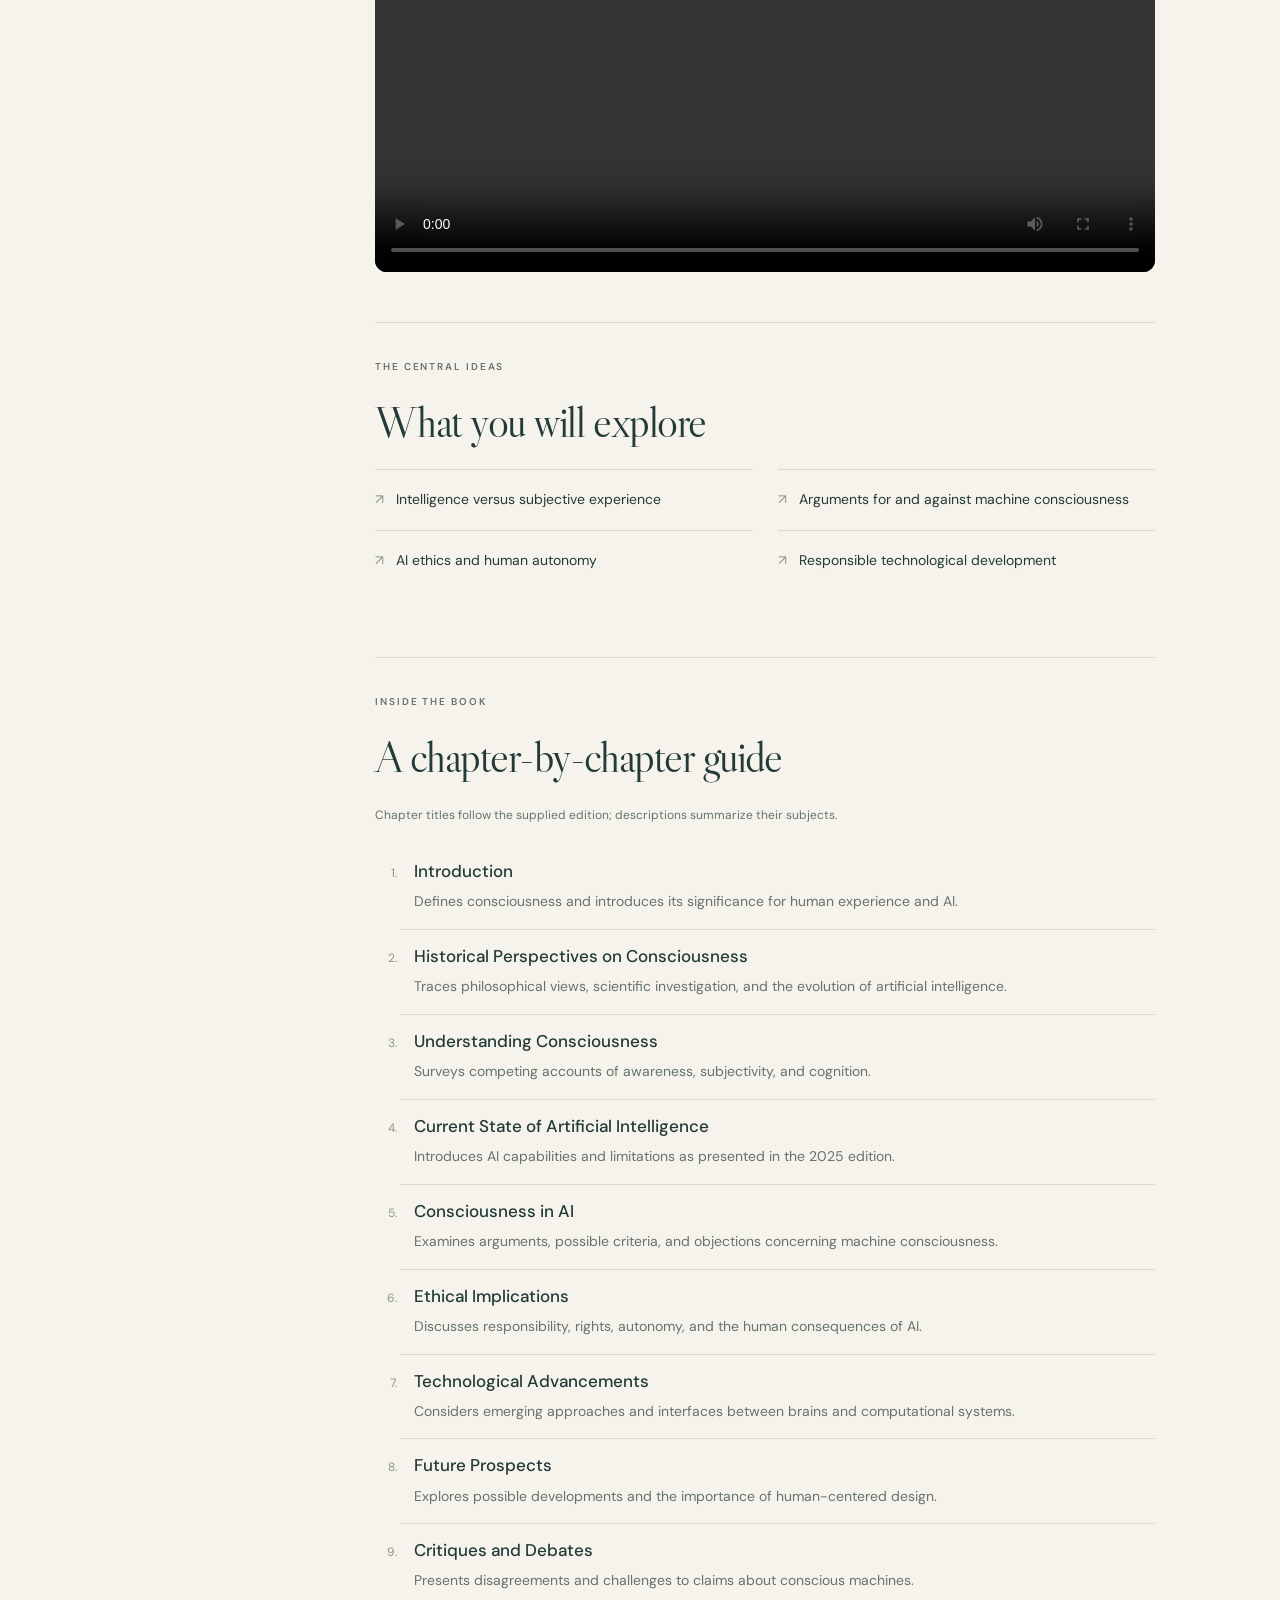
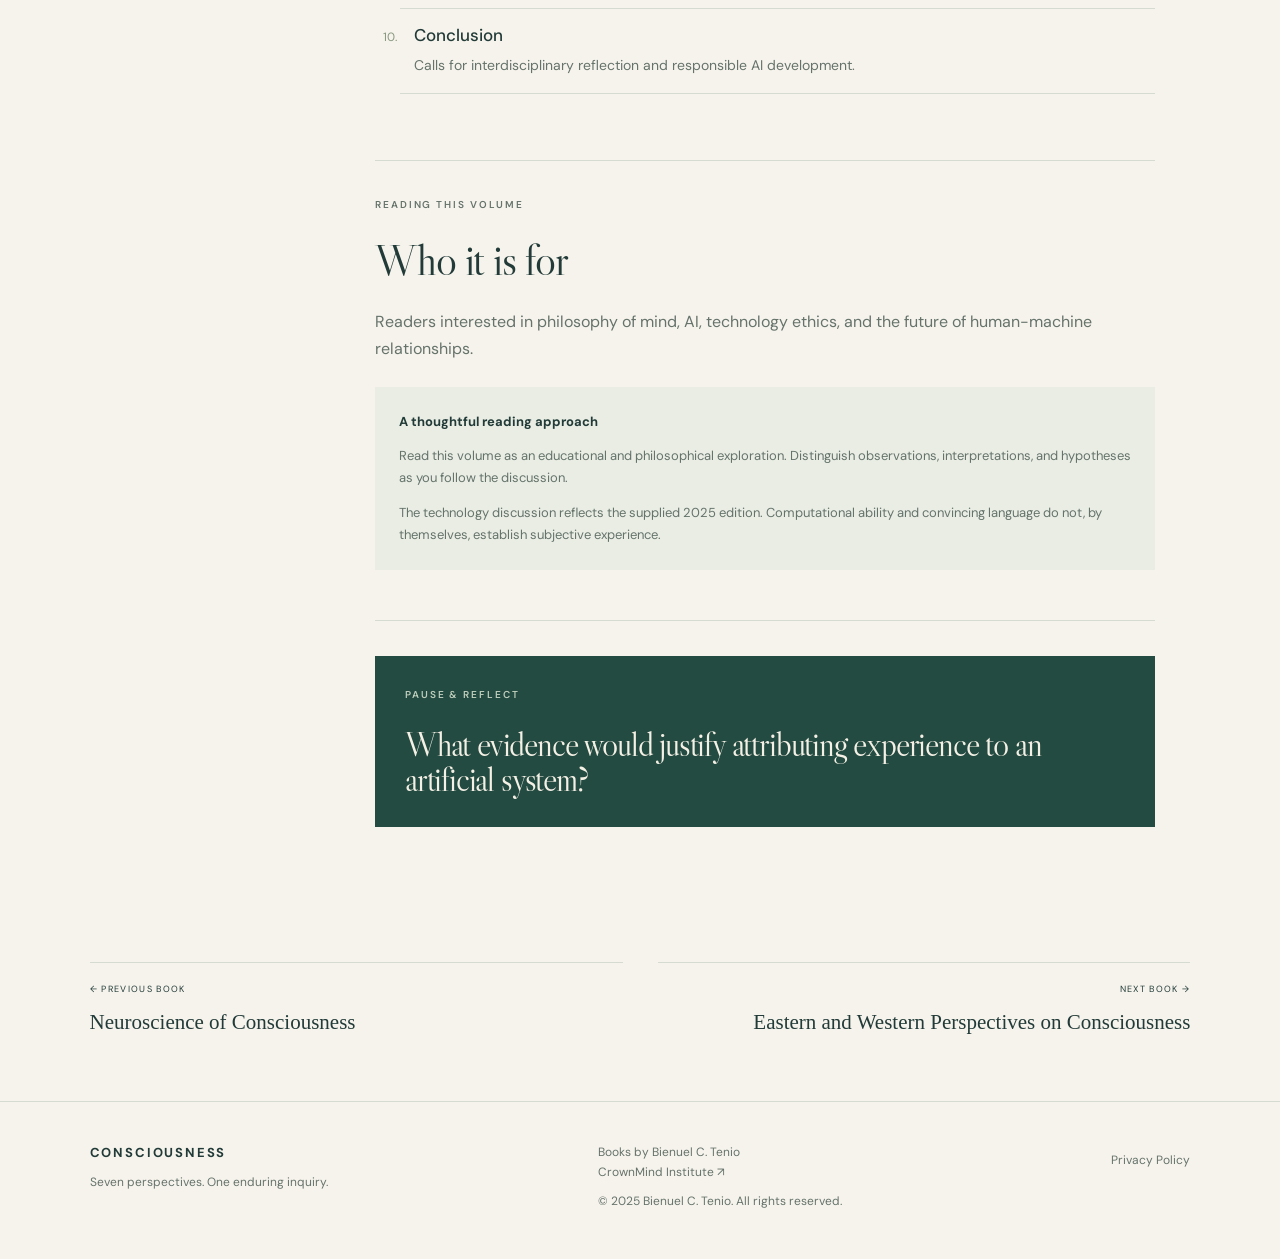
<file: artificial-intelligence.html>
<!DOCTYPE html>

<html lang="en"><head><meta charset="utf-8"/><meta content="width=device-width,initial-scale=1" name="viewport"/><meta content="Consciousness and Artificial Intelligence — Explore the Consciousness collection by Bienuel C. Tenio." name="description"/><title>Consciousness and Artificial Intelligence | Consciousness</title><link href="assets/style.css" rel="stylesheet"/></head><body><a class="skip" href="#main">Skip to content</a><header><a aria-label="Consciousness home" class="brand" href="index.html"><img alt="Consciousness Books logo" class="brand-logo" height="72" src="assets/consciousness-books-logo.png" width="72"/> CONSCIOUSNESS<span class="brand-sub">THE BIENUEL C. TENIO COLLECTION</span></a><nav aria-label="Main navigation"><a href="index.html">Books on Consciousness</a><a href="about-author.html">About the Author</a><a href="https://www.crownmind.net" rel="noopener noreferrer" target="_blank">CrownMind Institute ↗</a></nav></header><main id="main"><div class="breadcrumb"><a href="index.html">Books on Consciousness</a> / Book 02</div><section class="book-hero"><div><p class="eyebrow">BOOK 02 OF 07 · Mind &amp; machine</p><h1>Consciousness and Artificial Intelligence</h1><p class="subtitle">Harmony in Binary: Navigating the Confluence of Human Consciousness and Artificial Intelligence</p><p class="byline">By Bienuel C. Tenio</p><div class="metadata"><span>2025 edition</span><span>78 PDF pages</span><span>10 chapters</span></div><a class="button" href="https://bctenio27.gumroad.com/l/consciousnessandai" rel="noopener noreferrer" target="_blank">Buy the Book on Gumroad</a></div><div class="cover large image-cover" style="--accent:#b8c9e5"><img alt="" aria-hidden="true" class="cover-artwork" decoding="async" loading="eager" src="/assets/covers/consciousness-ai.jpg"/><span class="cover-top">THE CONSCIOUSNESS COLLECTION</span><div class="cover-title">Consciousness and Artificial Intelligence</div><span class="cover-author">BIENUEL C. TENIO</span></div></section><div class="detail-layout"><aside><p class="eyebrow">IN THIS GUIDE</p><a href="#overview">Overview</a><a href="#video-trailer">Video trailer</a><a href="#themes">Key themes</a><a href="#chapters">Chapter guide</a><a href="#readers">Who it is for</a><a href="#reflection">For reflection</a></aside><article><section id="overview"><p class="eyebrow">ABOUT THE BOOK</p><h2>Could a machine process information without experiencing anything?</h2><p>This volume brings the philosophical question of consciousness into conversation with artificial intelligence. It introduces human awareness, traces the development of AI, and asks what would be required to describe a machine as conscious rather than simply capable.</p><p>The discussion extends beyond technical performance to human identity, ethical responsibility, employment, privacy, and the social consequences of increasingly sophisticated systems. The book advocates responsible innovation and a continuing dialogue between technology and the humanities.</p></section><section aria-labelledby="video-trailer-title" id="video-trailer"><p class="eyebrow">VIDEO TRAILER</p><h2 id="video-trailer-title">Explore Consciousness and Artificial Intelligence</h2><p>Watch the 60-second trailer exploring human awareness, artificial intelligence, and responsible innovation.</p><video aria-label="Consciousness and Artificial Intelligence video trailer" controls="" playsinline="" preload="metadata" style="display:block;width:100%;max-width:100%;aspect-ratio:16/9;height:auto;background:#101a22;border-radius:12px"><source src="assets/Videos/Consciousness_And_Artificial_Intelligence_Vid.mp4" type="video/mp4"/>Your browser cannot play this video. <a href="assets/Videos/Consciousness_And_Artificial_Intelligence_Vid.mp4">Open the trailer</a>.</video></section><section id="themes"><p class="eyebrow">THE CENTRAL IDEAS</p><h2>What you will explore</h2><ul class="themes"><li>Intelligence versus subjective experience</li><li>Arguments for and against machine consciousness</li><li>AI ethics and human autonomy</li><li>Responsible technological development</li></ul></section><section id="chapters"><p class="eyebrow">INSIDE THE BOOK</p><h2>A chapter-by-chapter guide</h2><p class="small">Chapter titles follow the supplied edition; descriptions summarize their subjects.</p><ol class="chapters"><li><h3>Introduction</h3><p>Defines consciousness and introduces its significance for human experience and AI.</p></li><li><h3>Historical Perspectives on Consciousness</h3><p>Traces philosophical views, scientific investigation, and the evolution of artificial intelligence.</p></li><li><h3>Understanding Consciousness</h3><p>Surveys competing accounts of awareness, subjectivity, and cognition.</p></li><li><h3>Current State of Artificial Intelligence</h3><p>Introduces AI capabilities and limitations as presented in the 2025 edition.</p></li><li><h3>Consciousness in AI</h3><p>Examines arguments, possible criteria, and objections concerning machine consciousness.</p></li><li><h3>Ethical Implications</h3><p>Discusses responsibility, rights, autonomy, and the human consequences of AI.</p></li><li><h3>Technological Advancements</h3><p>Considers emerging approaches and interfaces between brains and computational systems.</p></li><li><h3>Future Prospects</h3><p>Explores possible developments and the importance of human-centered design.</p></li><li><h3>Critiques and Debates</h3><p>Presents disagreements and challenges to claims about conscious machines.</p></li><li><h3>Conclusion</h3><p>Calls for interdisciplinary reflection and responsible AI development.</p></li></ol></section><section id="readers"><p class="eyebrow">READING THIS VOLUME</p><h2>Who it is for</h2><p>Readers interested in philosophy of mind, AI, technology ethics, and the future of human-machine relationships.</p><div class="note"><strong>A thoughtful reading approach</strong><p>Read this volume as an educational and philosophical exploration. Distinguish observations, interpretations, and hypotheses as you follow the discussion.</p><p>The technology discussion reflects the supplied 2025 edition. Computational ability and convincing language do not, by themselves, establish subjective experience.</p></div></section><section class="reflection" id="reflection"><p class="eyebrow">PAUSE &amp; REFLECT</p><h2>What evidence would justify attributing experience to an artificial system?</h2></section></article></div><section class="book-pagination"><a href="neuroscience.html"><small>← PREVIOUS BOOK</small>Neuroscience of Consciousness</a><a href="eastern-western.html"><small>NEXT BOOK →</small>Eastern and Western Perspectives on Consciousness</a></section></main><footer><div><strong>CONSCIOUSNESS</strong><p>Seven perspectives. One enduring inquiry.</p></div><div>Books by Bienuel C. Tenio<br/><a href="https://www.crownmind.net" rel="noopener noreferrer" target="_blank">CrownMind Institute ↗</a><p>© 2025 Bienuel C. Tenio. All rights reserved.</p></div><p><a href="privacy-policy.html">Privacy Policy</a></p></footer></body></html>
</file>
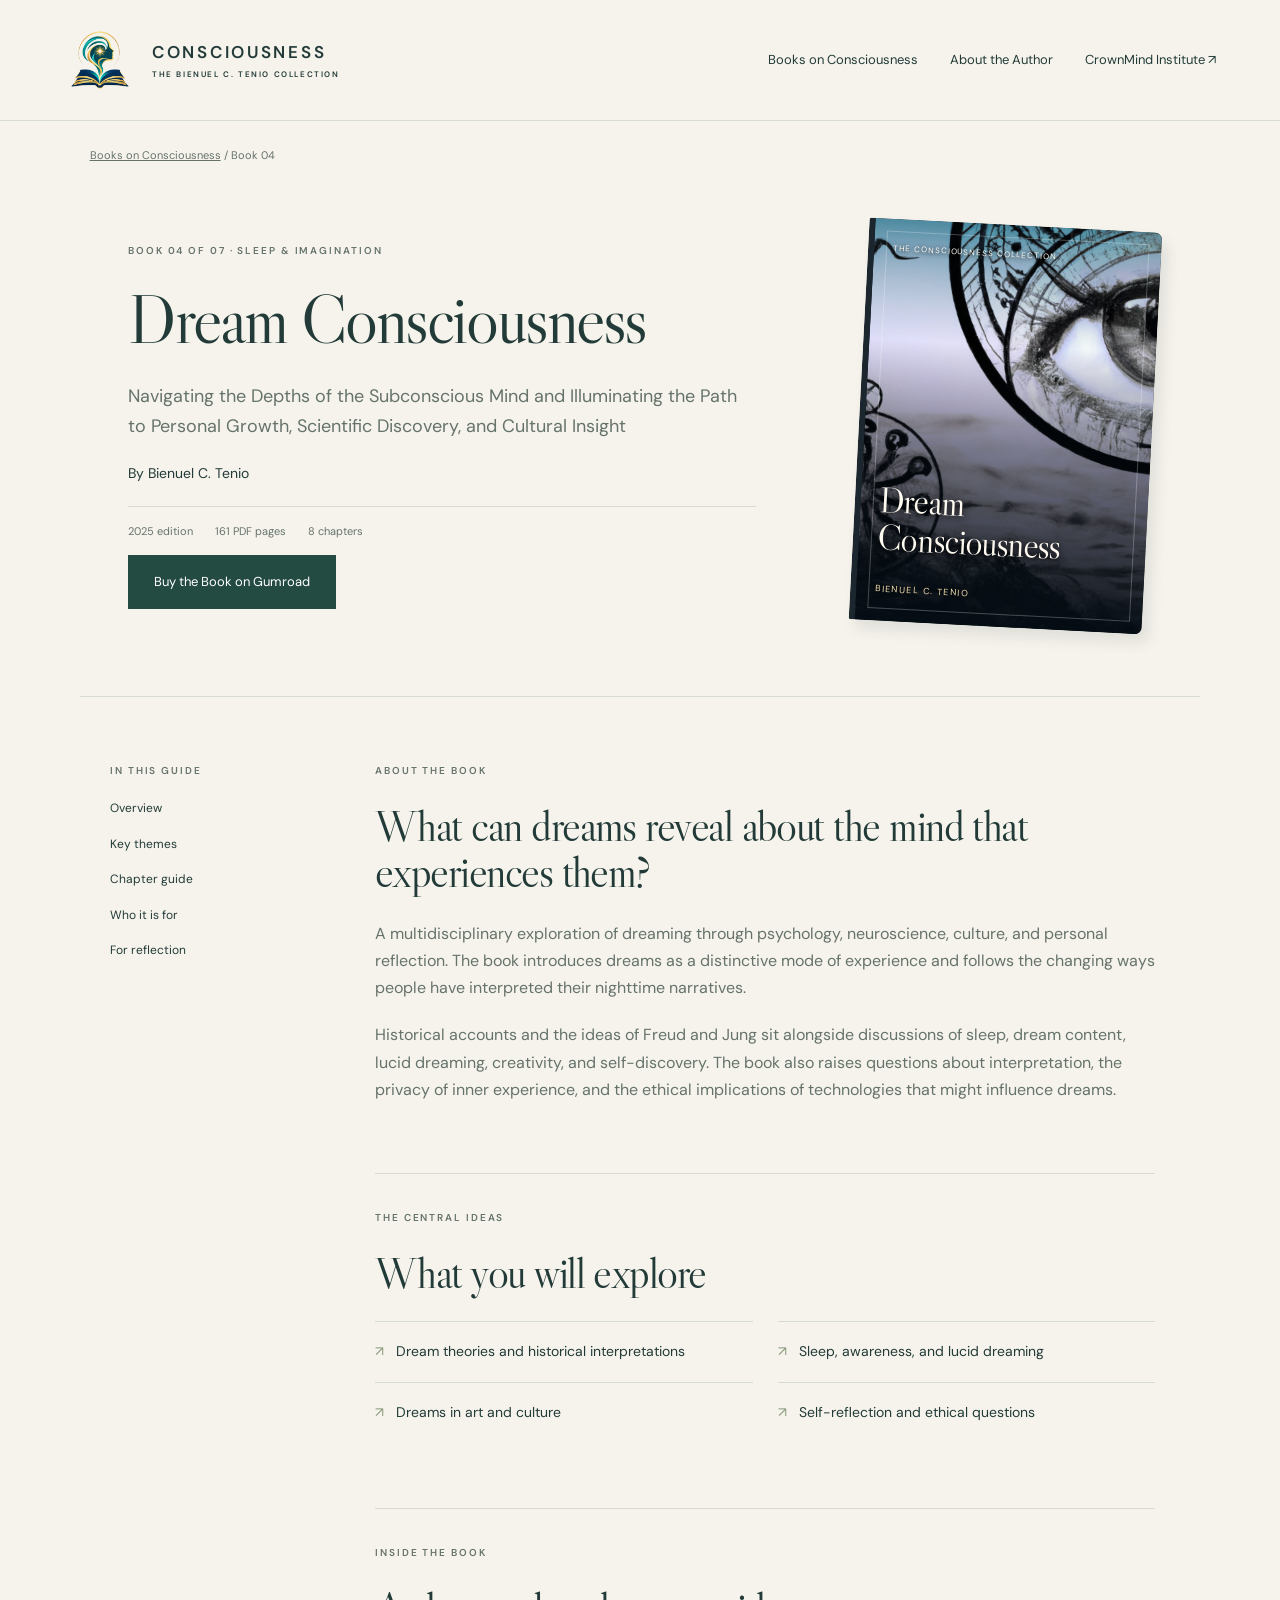
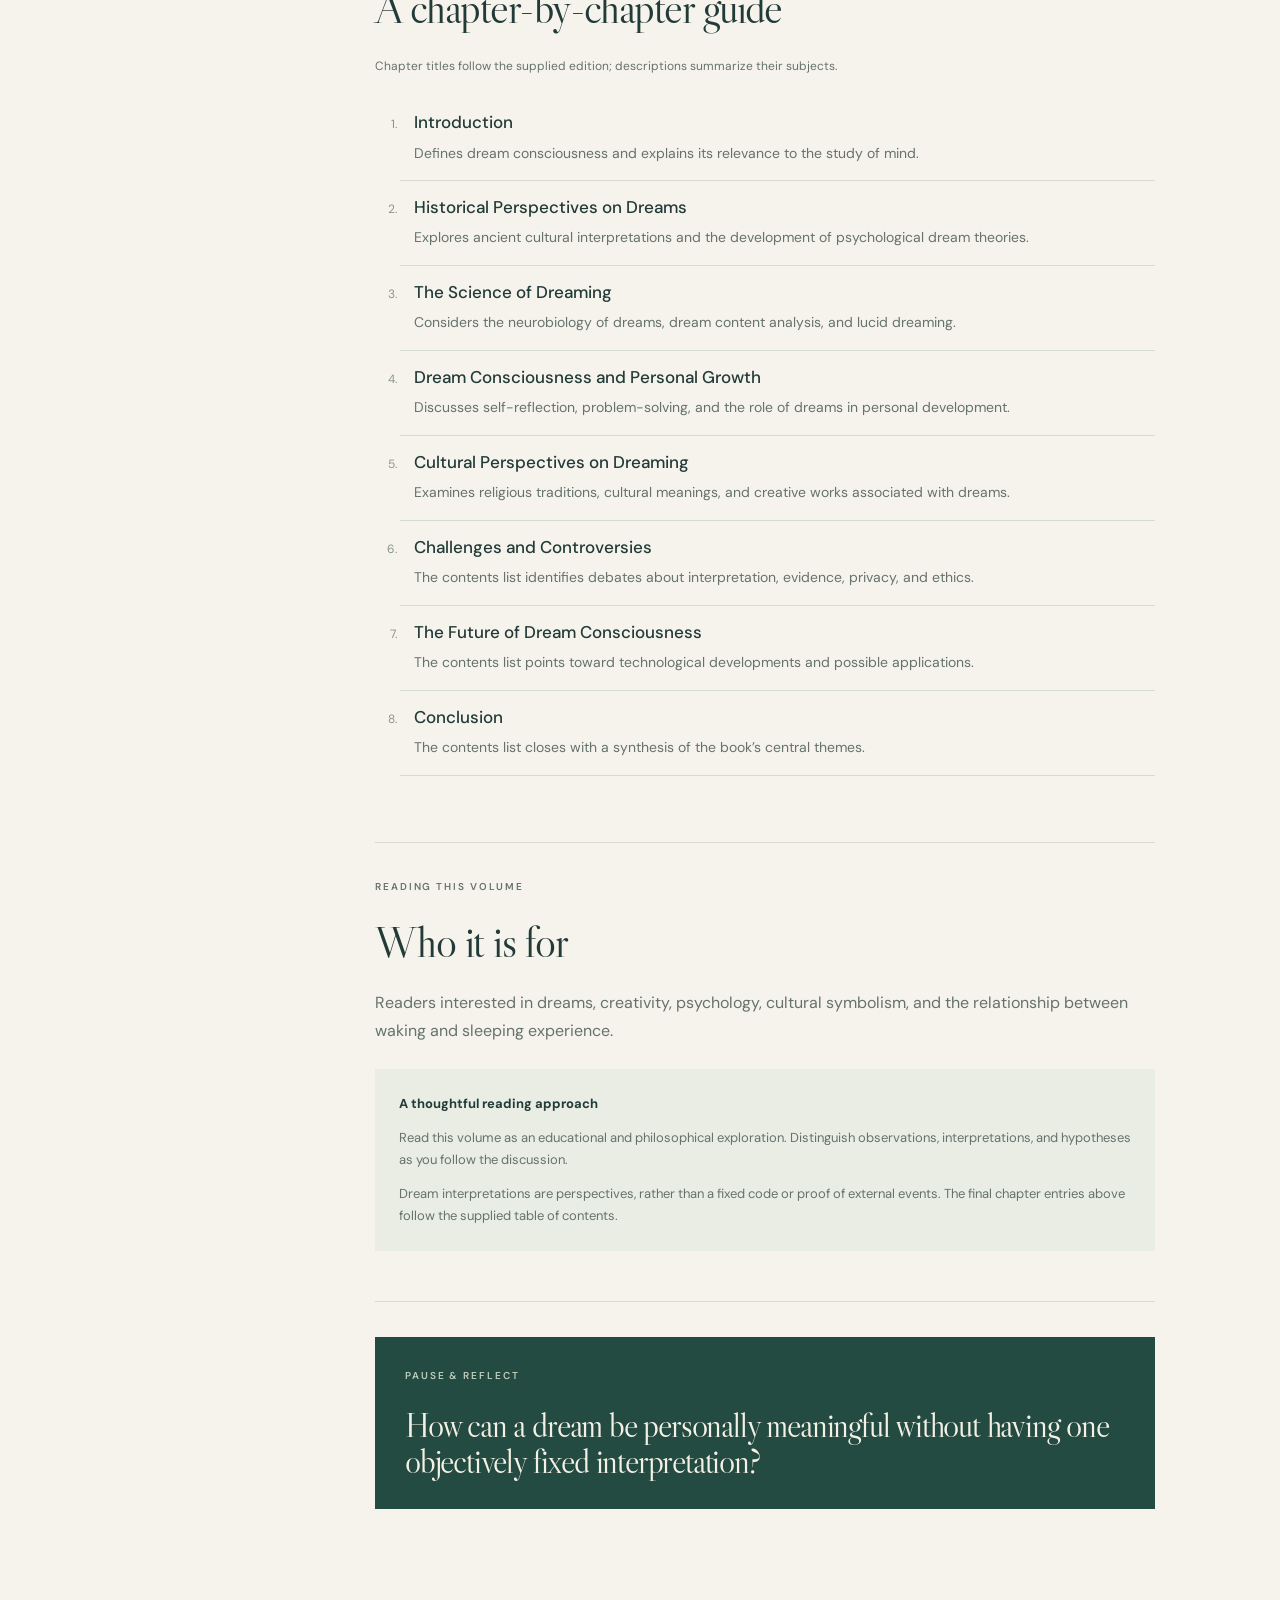
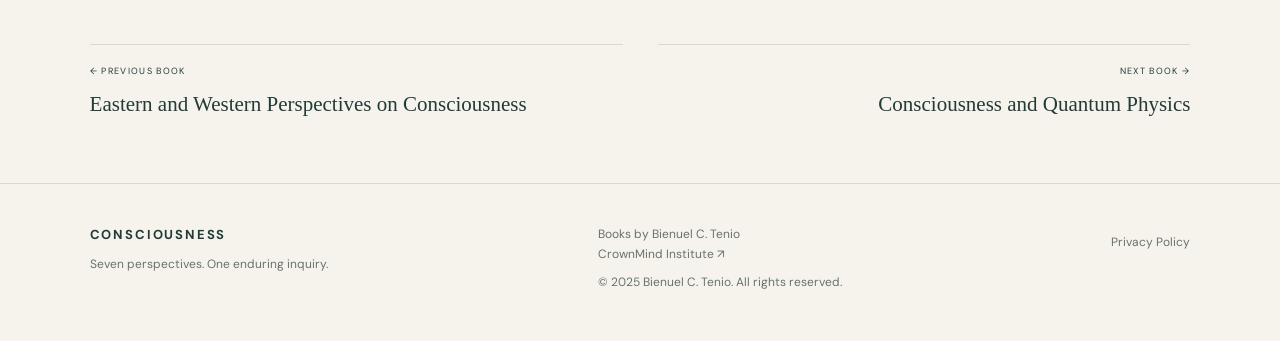
<file: dream.html>
<!DOCTYPE html>

<html lang="en"><head><meta charset="utf-8"/><meta content="width=device-width,initial-scale=1" name="viewport"/><meta content="Dream Consciousness — Explore the Consciousness collection by Bienuel C. Tenio." name="description"/><title>Dream Consciousness | Consciousness</title><link href="assets/style.css" rel="stylesheet"/></head><body><a class="skip" href="#main">Skip to content</a><header><a aria-label="Consciousness home" class="brand" href="index.html"><img alt="Consciousness Books logo" class="brand-logo" height="72" src="assets/consciousness-books-logo.png" width="72"/> CONSCIOUSNESS<span class="brand-sub">THE BIENUEL C. TENIO COLLECTION</span></a><nav aria-label="Main navigation"><a href="index.html">Books on Consciousness</a><a href="about-author.html">About the Author</a><a href="https://www.crownmind.net" rel="noopener noreferrer" target="_blank">CrownMind Institute ↗</a></nav></header><main id="main"><div class="breadcrumb"><a href="index.html">Books on Consciousness</a> / Book 04</div><section class="book-hero"><div><p class="eyebrow">BOOK 04 OF 07 · Sleep &amp; imagination</p><h1>Dream Consciousness</h1><p class="subtitle">Navigating the Depths of the Subconscious Mind and Illuminating the Path to Personal Growth, Scientific Discovery, and Cultural Insight</p><p class="byline">By Bienuel C. Tenio</p><div class="metadata"><span>2025 edition</span><span>161 PDF pages</span><span>8 chapters</span></div><a class="button" href="https://bctenio27.gumroad.com/l/dreamconsciousness" rel="noopener noreferrer" target="_blank">Buy the Book on Gumroad</a></div><div class="cover large image-cover" style="--accent:#c6b9dd"><img alt="" aria-hidden="true" class="cover-artwork" decoding="async" loading="eager" src="/assets/covers/dream-consciousness.jpg"/><span class="cover-top">THE CONSCIOUSNESS COLLECTION</span><div class="cover-title">Dream Consciousness</div><span class="cover-author">BIENUEL C. TENIO</span></div></section><div class="detail-layout"><aside><p class="eyebrow">IN THIS GUIDE</p><a href="#overview">Overview</a><a href="#themes">Key themes</a><a href="#chapters">Chapter guide</a><a href="#readers">Who it is for</a><a href="#reflection">For reflection</a></aside><article><section id="overview"><p class="eyebrow">ABOUT THE BOOK</p><h2>What can dreams reveal about the mind that experiences them?</h2><p>A multidisciplinary exploration of dreaming through psychology, neuroscience, culture, and personal reflection. The book introduces dreams as a distinctive mode of experience and follows the changing ways people have interpreted their nighttime narratives.</p><p>Historical accounts and the ideas of Freud and Jung sit alongside discussions of sleep, dream content, lucid dreaming, creativity, and self-discovery. The book also raises questions about interpretation, the privacy of inner experience, and the ethical implications of technologies that might influence dreams.</p></section><section id="themes"><p class="eyebrow">THE CENTRAL IDEAS</p><h2>What you will explore</h2><ul class="themes"><li>Dream theories and historical interpretations</li><li>Sleep, awareness, and lucid dreaming</li><li>Dreams in art and culture</li><li>Self-reflection and ethical questions</li></ul></section><section id="chapters"><p class="eyebrow">INSIDE THE BOOK</p><h2>A chapter-by-chapter guide</h2><p class="small">Chapter titles follow the supplied edition; descriptions summarize their subjects.</p><ol class="chapters"><li><h3>Introduction</h3><p>Defines dream consciousness and explains its relevance to the study of mind.</p></li><li><h3>Historical Perspectives on Dreams</h3><p>Explores ancient cultural interpretations and the development of psychological dream theories.</p></li><li><h3>The Science of Dreaming</h3><p>Considers the neurobiology of dreams, dream content analysis, and lucid dreaming.</p></li><li><h3>Dream Consciousness and Personal Growth</h3><p>Discusses self-reflection, problem-solving, and the role of dreams in personal development.</p></li><li><h3>Cultural Perspectives on Dreaming</h3><p>Examines religious traditions, cultural meanings, and creative works associated with dreams.</p></li><li><h3>Challenges and Controversies</h3><p>The contents list identifies debates about interpretation, evidence, privacy, and ethics.</p></li><li><h3>The Future of Dream Consciousness</h3><p>The contents list points toward technological developments and possible applications.</p></li><li><h3>Conclusion</h3><p>The contents list closes with a synthesis of the book’s central themes.</p></li></ol></section><section id="readers"><p class="eyebrow">READING THIS VOLUME</p><h2>Who it is for</h2><p>Readers interested in dreams, creativity, psychology, cultural symbolism, and the relationship between waking and sleeping experience.</p><div class="note"><strong>A thoughtful reading approach</strong><p>Read this volume as an educational and philosophical exploration. Distinguish observations, interpretations, and hypotheses as you follow the discussion.</p><p>Dream interpretations are perspectives, rather than a fixed code or proof of external events. The final chapter entries above follow the supplied table of contents.</p></div></section><section class="reflection" id="reflection"><p class="eyebrow">PAUSE &amp; REFLECT</p><h2>How can a dream be personally meaningful without having one objectively fixed interpretation?</h2></section></article></div><section class="book-pagination"><a href="eastern-western.html"><small>← PREVIOUS BOOK</small>Eastern and Western Perspectives on Consciousness</a><a href="quantum-physics.html"><small>NEXT BOOK →</small>Consciousness and Quantum Physics</a></section></main><footer><div><strong>CONSCIOUSNESS</strong><p>Seven perspectives. One enduring inquiry.</p></div><div>Books by Bienuel C. Tenio<br/><a href="https://www.crownmind.net" rel="noopener noreferrer" target="_blank">CrownMind Institute ↗</a><p>© 2025 Bienuel C. Tenio. All rights reserved.</p></div><p><a href="privacy-policy.html">Privacy Policy</a></p></footer></body></html>
</file>
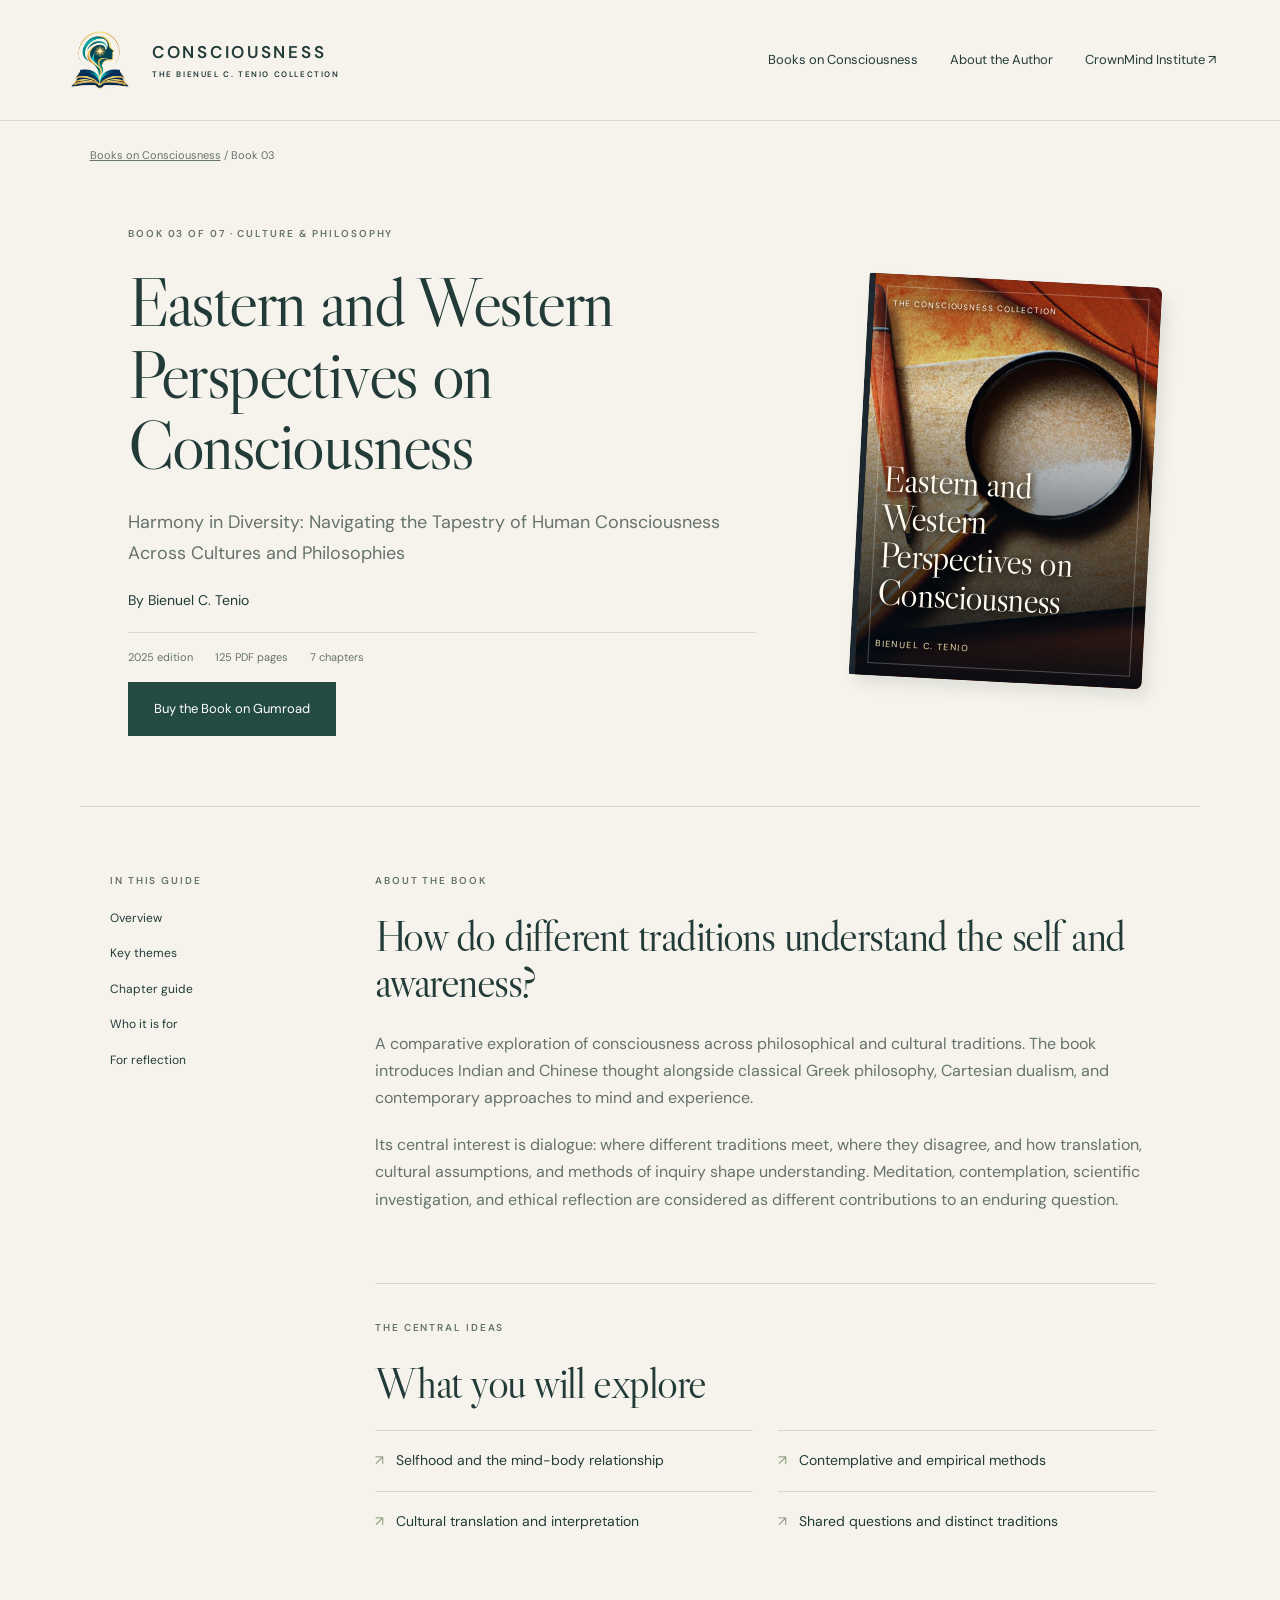
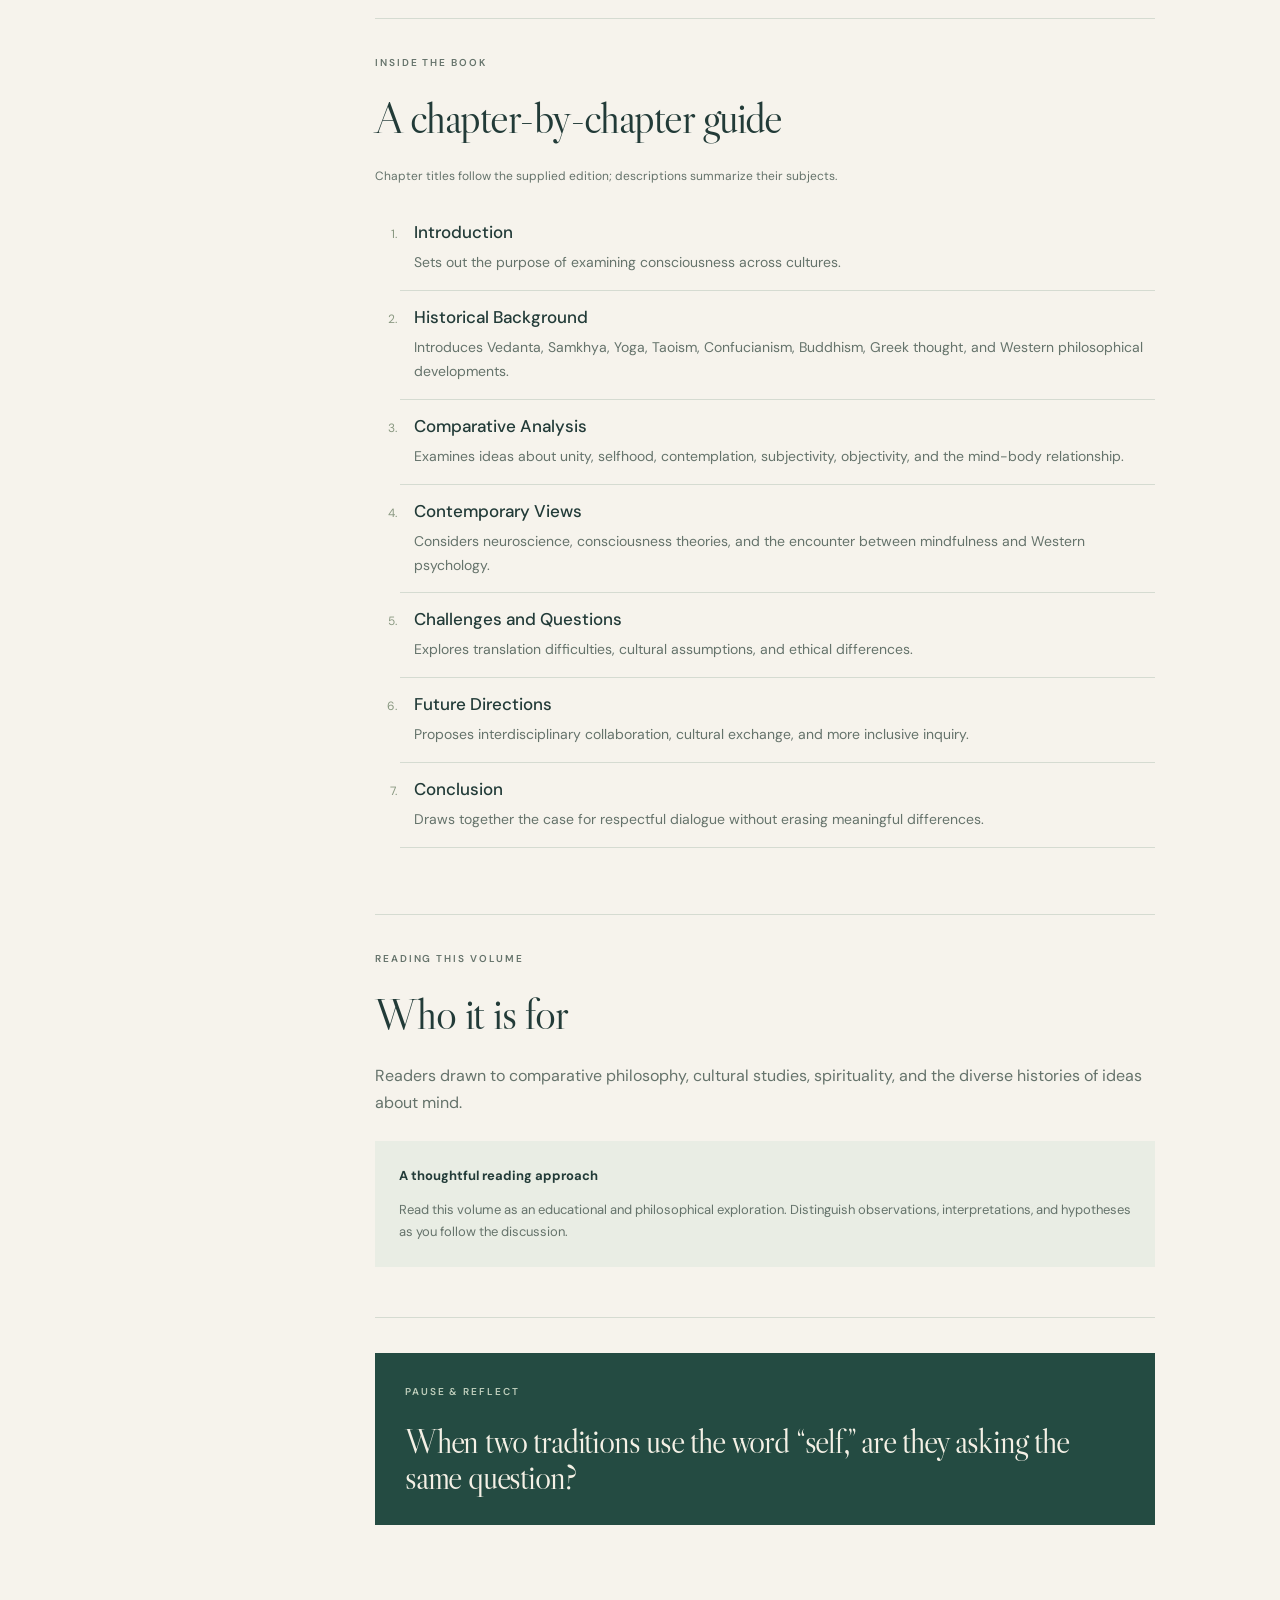
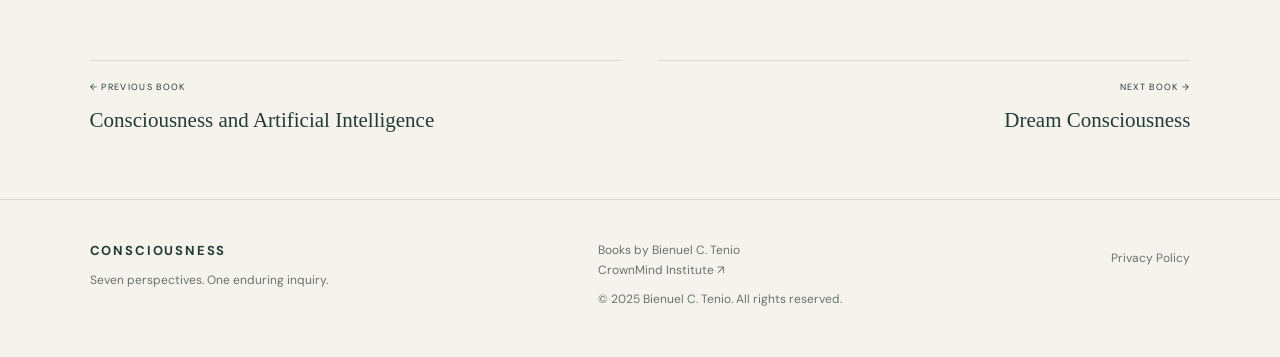
<file: eastern-western.html>
<!DOCTYPE html>

<html lang="en"><head><meta charset="utf-8"/><meta content="width=device-width,initial-scale=1" name="viewport"/><meta content="Eastern and Western Perspectives on Consciousness — Explore the Consciousness collection by Bienuel C. Tenio." name="description"/><title>Eastern and Western Perspectives on Consciousness | Consciousness</title><link href="assets/style.css" rel="stylesheet"/></head><body><a class="skip" href="#main">Skip to content</a><header><a aria-label="Consciousness home" class="brand" href="index.html"><img alt="Consciousness Books logo" class="brand-logo" height="72" src="assets/consciousness-books-logo.png" width="72"/> CONSCIOUSNESS<span class="brand-sub">THE BIENUEL C. TENIO COLLECTION</span></a><nav aria-label="Main navigation"><a href="index.html">Books on Consciousness</a><a href="about-author.html">About the Author</a><a href="https://www.crownmind.net" rel="noopener noreferrer" target="_blank">CrownMind Institute ↗</a></nav></header><main id="main"><div class="breadcrumb"><a href="index.html">Books on Consciousness</a> / Book 03</div><section class="book-hero"><div><p class="eyebrow">BOOK 03 OF 07 · Culture &amp; philosophy</p><h1>Eastern and Western Perspectives on Consciousness</h1><p class="subtitle">Harmony in Diversity: Navigating the Tapestry of Human Consciousness Across Cultures and Philosophies</p><p class="byline">By Bienuel C. Tenio</p><div class="metadata"><span>2025 edition</span><span>125 PDF pages</span><span>7 chapters</span></div><a class="button" href="https://bctenio27.gumroad.com/l/ewperspectiveonconsciousness" rel="noopener noreferrer" target="_blank">Buy the Book on Gumroad</a></div><div class="cover large image-cover" style="--accent:#e2c59b"><img alt="" aria-hidden="true" class="cover-artwork" decoding="async" loading="eager" src="/assets/covers/eastwest.jpg"/><span class="cover-top">THE CONSCIOUSNESS COLLECTION</span><div class="cover-title">Eastern and Western Perspectives on Consciousness</div><span class="cover-author">BIENUEL C. TENIO</span></div></section><div class="detail-layout"><aside><p class="eyebrow">IN THIS GUIDE</p><a href="#overview">Overview</a><a href="#themes">Key themes</a><a href="#chapters">Chapter guide</a><a href="#readers">Who it is for</a><a href="#reflection">For reflection</a></aside><article><section id="overview"><p class="eyebrow">ABOUT THE BOOK</p><h2>How do different traditions understand the self and awareness?</h2><p>A comparative exploration of consciousness across philosophical and cultural traditions. The book introduces Indian and Chinese thought alongside classical Greek philosophy, Cartesian dualism, and contemporary approaches to mind and experience.</p><p>Its central interest is dialogue: where different traditions meet, where they disagree, and how translation, cultural assumptions, and methods of inquiry shape understanding. Meditation, contemplation, scientific investigation, and ethical reflection are considered as different contributions to an enduring question.</p></section><section id="themes"><p class="eyebrow">THE CENTRAL IDEAS</p><h2>What you will explore</h2><ul class="themes"><li>Selfhood and the mind-body relationship</li><li>Contemplative and empirical methods</li><li>Cultural translation and interpretation</li><li>Shared questions and distinct traditions</li></ul></section><section id="chapters"><p class="eyebrow">INSIDE THE BOOK</p><h2>A chapter-by-chapter guide</h2><p class="small">Chapter titles follow the supplied edition; descriptions summarize their subjects.</p><ol class="chapters"><li><h3>Introduction</h3><p>Sets out the purpose of examining consciousness across cultures.</p></li><li><h3>Historical Background</h3><p>Introduces Vedanta, Samkhya, Yoga, Taoism, Confucianism, Buddhism, Greek thought, and Western philosophical developments.</p></li><li><h3>Comparative Analysis</h3><p>Examines ideas about unity, selfhood, contemplation, subjectivity, objectivity, and the mind-body relationship.</p></li><li><h3>Contemporary Views</h3><p>Considers neuroscience, consciousness theories, and the encounter between mindfulness and Western psychology.</p></li><li><h3>Challenges and Questions</h3><p>Explores translation difficulties, cultural assumptions, and ethical differences.</p></li><li><h3>Future Directions</h3><p>Proposes interdisciplinary collaboration, cultural exchange, and more inclusive inquiry.</p></li><li><h3>Conclusion</h3><p>Draws together the case for respectful dialogue without erasing meaningful differences.</p></li></ol></section><section id="readers"><p class="eyebrow">READING THIS VOLUME</p><h2>Who it is for</h2><p>Readers drawn to comparative philosophy, cultural studies, spirituality, and the diverse histories of ideas about mind.</p><div class="note"><strong>A thoughtful reading approach</strong><p>Read this volume as an educational and philosophical exploration. Distinguish observations, interpretations, and hypotheses as you follow the discussion.</p></div></section><section class="reflection" id="reflection"><p class="eyebrow">PAUSE &amp; REFLECT</p><h2>When two traditions use the word “self,” are they asking the same question?</h2></section></article></div><section class="book-pagination"><a href="artificial-intelligence.html"><small>← PREVIOUS BOOK</small>Consciousness and Artificial Intelligence</a><a href="dream.html"><small>NEXT BOOK →</small>Dream Consciousness</a></section></main><footer><div><strong>CONSCIOUSNESS</strong><p>Seven perspectives. One enduring inquiry.</p></div><div>Books by Bienuel C. Tenio<br/><a href="https://www.crownmind.net" rel="noopener noreferrer" target="_blank">CrownMind Institute ↗</a><p>© 2025 Bienuel C. Tenio. All rights reserved.</p></div><p><a href="privacy-policy.html">Privacy Policy</a></p></footer></body></html>
</file>
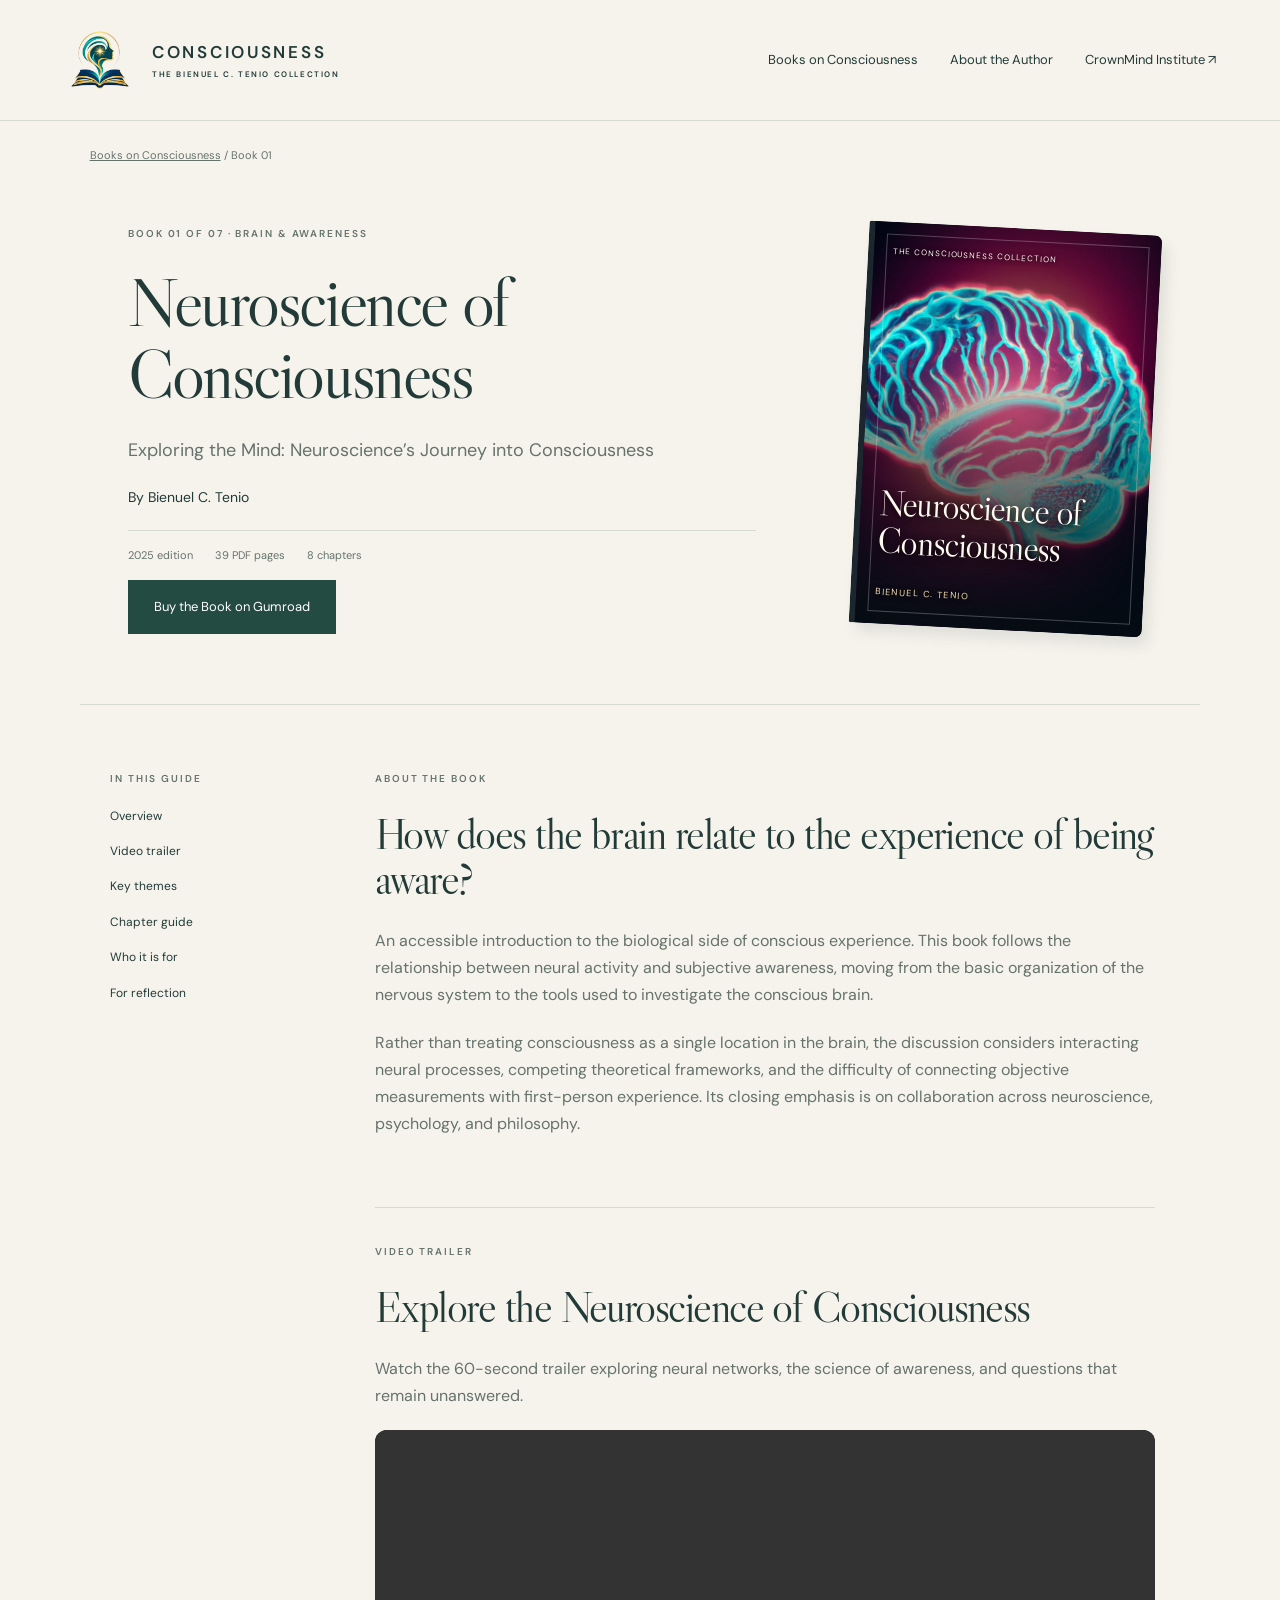
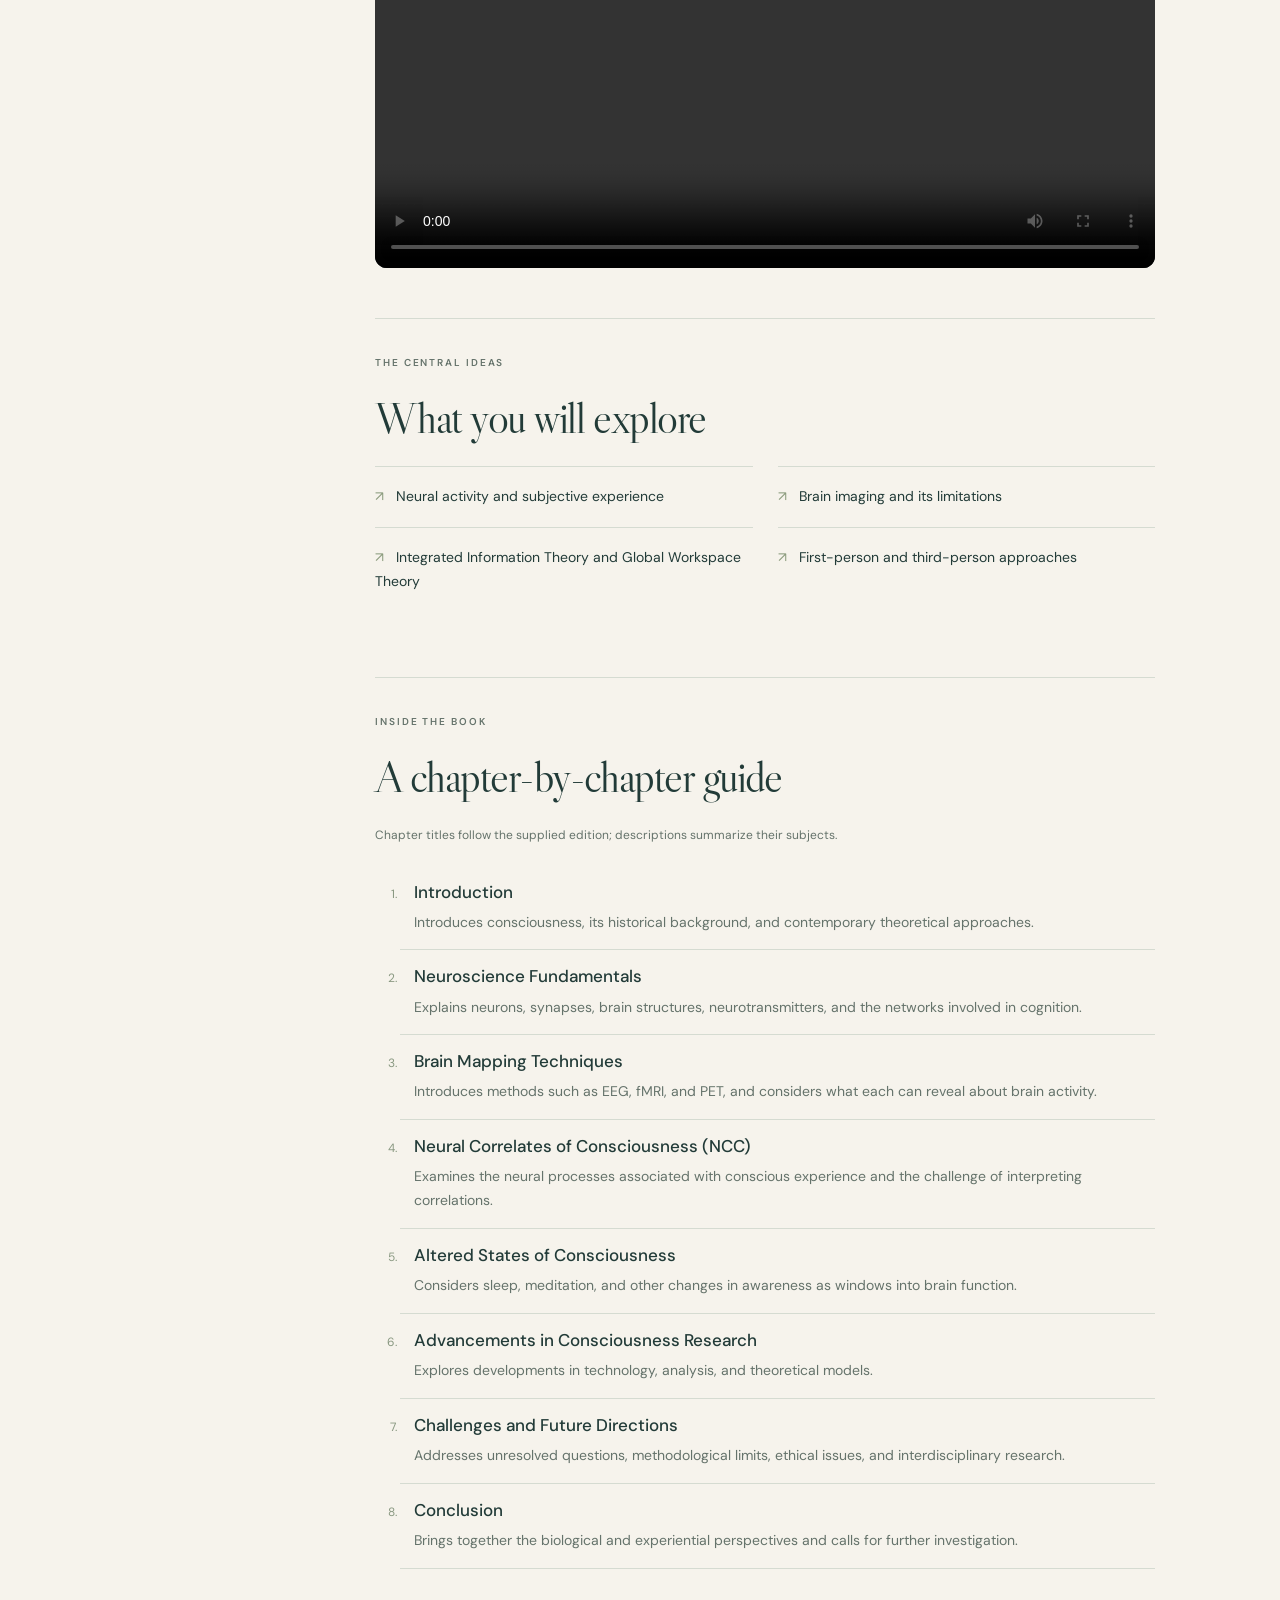
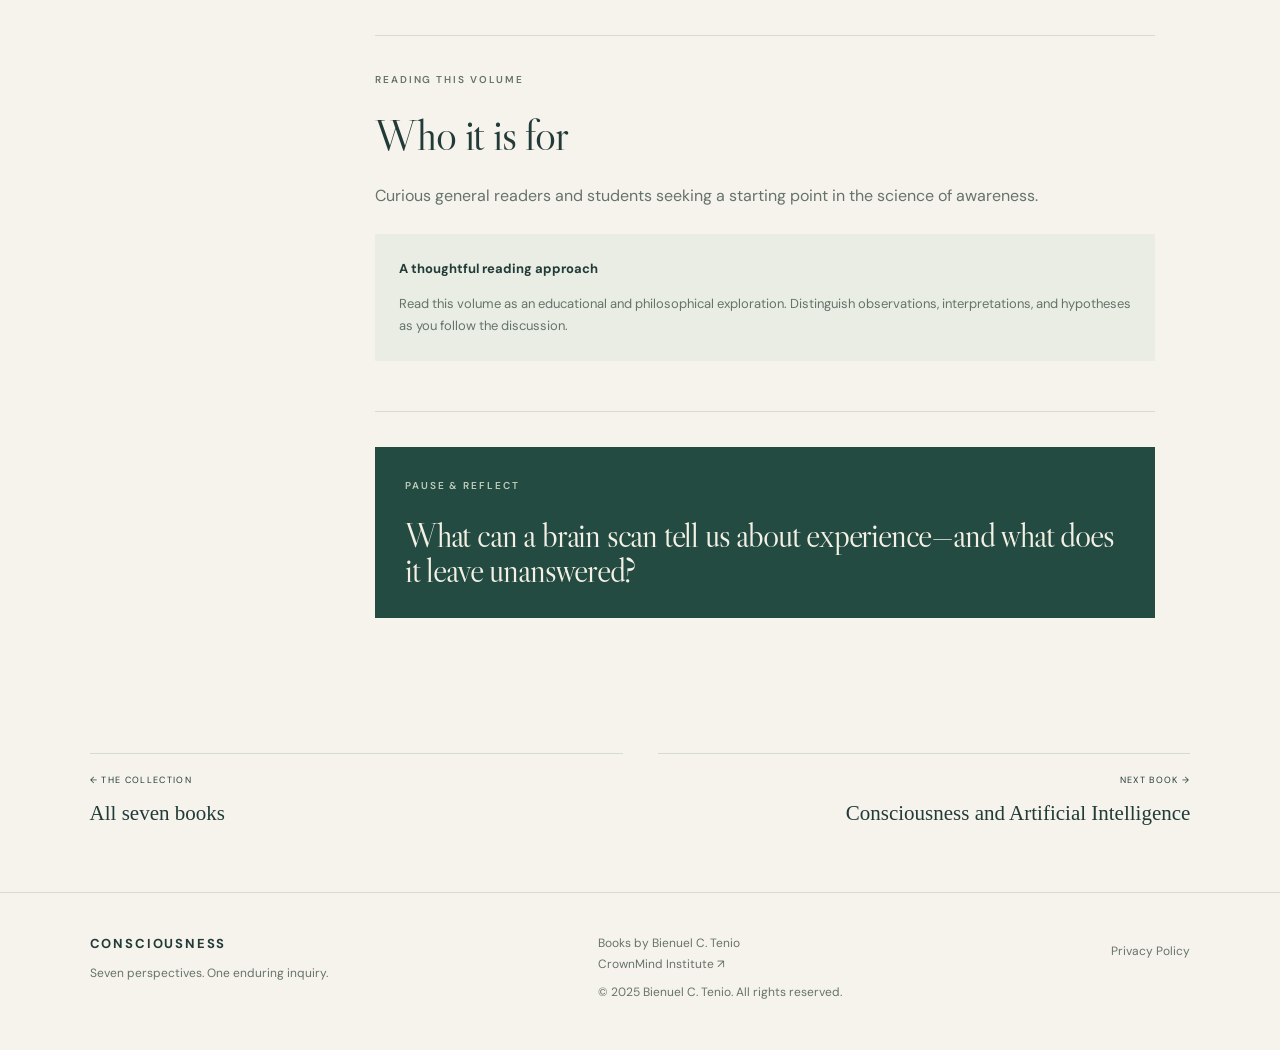
<file: neuroscience.html>
<!DOCTYPE html>

<html lang="en"><head><meta charset="utf-8"/><meta content="width=device-width,initial-scale=1" name="viewport"/><meta content="Neuroscience of Consciousness — Explore the Consciousness collection by Bienuel C. Tenio." name="description"/><title>Neuroscience of Consciousness | Consciousness</title><link href="assets/style.css" rel="stylesheet"/></head><body><a class="skip" href="#main">Skip to content</a><header><a aria-label="Consciousness home" class="brand" href="index.html"><img alt="Consciousness Books logo" class="brand-logo" height="72" src="assets/consciousness-books-logo.png" width="72"/> CONSCIOUSNESS<span class="brand-sub">THE BIENUEL C. TENIO COLLECTION</span></a><nav aria-label="Main navigation"><a href="index.html">Books on Consciousness</a><a href="about-author.html">About the Author</a><a href="https://www.crownmind.net" rel="noopener noreferrer" target="_blank">CrownMind Institute ↗</a></nav></header><main id="main"><div class="breadcrumb"><a href="index.html">Books on Consciousness</a> / Book 01</div><section class="book-hero"><div><p class="eyebrow">BOOK 01 OF 07 · Brain &amp; awareness</p><h1>Neuroscience of Consciousness</h1><p class="subtitle">Exploring the Mind: Neuroscience’s Journey into Consciousness</p><p class="byline">By Bienuel C. Tenio</p><div class="metadata"><span>2025 edition</span><span>39 PDF pages</span><span>8 chapters</span></div><a class="button" href="https://bctenio27.gumroad.com/l/neuroscienceofconsciousness" rel="noopener noreferrer" target="_blank">Buy the Book on Gumroad</a></div><div class="cover large image-cover" style="--accent:#a9d4c9"><img alt="" aria-hidden="true" class="cover-artwork" decoding="async" loading="eager" src="/assets/covers/neuroscience.jpg"/><span class="cover-top">THE CONSCIOUSNESS COLLECTION</span><div class="cover-title">Neuroscience of Consciousness</div><span class="cover-author">BIENUEL C. TENIO</span></div></section><div class="detail-layout"><aside><p class="eyebrow">IN THIS GUIDE</p><a href="#overview">Overview</a><a href="#video-trailer">Video trailer</a><a href="#themes">Key themes</a><a href="#chapters">Chapter guide</a><a href="#readers">Who it is for</a><a href="#reflection">For reflection</a></aside><article><section id="overview"><p class="eyebrow">ABOUT THE BOOK</p><h2>How does the brain relate to the experience of being aware?</h2><p>An accessible introduction to the biological side of conscious experience. This book follows the relationship between neural activity and subjective awareness, moving from the basic organization of the nervous system to the tools used to investigate the conscious brain.</p><p>Rather than treating consciousness as a single location in the brain, the discussion considers interacting neural processes, competing theoretical frameworks, and the difficulty of connecting objective measurements with first-person experience. Its closing emphasis is on collaboration across neuroscience, psychology, and philosophy.</p></section><section aria-labelledby="video-trailer-title" id="video-trailer"><p class="eyebrow">VIDEO TRAILER</p><h2 id="video-trailer-title">Explore the Neuroscience of Consciousness</h2><p>Watch the 60-second trailer exploring neural networks, the science of awareness, and questions that remain unanswered.</p><video aria-label="Neuroscience of Consciousness video trailer" controls="" playsinline="" preload="metadata" style="display:block;width:100%;max-width:100%;aspect-ratio:16/9;height:auto;background:#101a22;border-radius:12px"><source src="assets/Videos/Neuroscience_Of_Consciousness_Vid.mp4" type="video/mp4"/>Your browser cannot play this video. <a href="assets/Videos/Neuroscience_Of_Consciousness_Vid.mp4">Open the trailer</a>.</video></section><section id="themes"><p class="eyebrow">THE CENTRAL IDEAS</p><h2>What you will explore</h2><ul class="themes"><li>Neural activity and subjective experience</li><li>Brain imaging and its limitations</li><li>Integrated Information Theory and Global Workspace Theory</li><li>First-person and third-person approaches</li></ul></section><section id="chapters"><p class="eyebrow">INSIDE THE BOOK</p><h2>A chapter-by-chapter guide</h2><p class="small">Chapter titles follow the supplied edition; descriptions summarize their subjects.</p><ol class="chapters"><li><h3>Introduction</h3><p>Introduces consciousness, its historical background, and contemporary theoretical approaches.</p></li><li><h3>Neuroscience Fundamentals</h3><p>Explains neurons, synapses, brain structures, neurotransmitters, and the networks involved in cognition.</p></li><li><h3>Brain Mapping Techniques</h3><p>Introduces methods such as EEG, fMRI, and PET, and considers what each can reveal about brain activity.</p></li><li><h3>Neural Correlates of Consciousness (NCC)</h3><p>Examines the neural processes associated with conscious experience and the challenge of interpreting correlations.</p></li><li><h3>Altered States of Consciousness</h3><p>Considers sleep, meditation, and other changes in awareness as windows into brain function.</p></li><li><h3>Advancements in Consciousness Research</h3><p>Explores developments in technology, analysis, and theoretical models.</p></li><li><h3>Challenges and Future Directions</h3><p>Addresses unresolved questions, methodological limits, ethical issues, and interdisciplinary research.</p></li><li><h3>Conclusion</h3><p>Brings together the biological and experiential perspectives and calls for further investigation.</p></li></ol></section><section id="readers"><p class="eyebrow">READING THIS VOLUME</p><h2>Who it is for</h2><p>Curious general readers and students seeking a starting point in the science of awareness.</p><div class="note"><strong>A thoughtful reading approach</strong><p>Read this volume as an educational and philosophical exploration. Distinguish observations, interpretations, and hypotheses as you follow the discussion.</p></div></section><section class="reflection" id="reflection"><p class="eyebrow">PAUSE &amp; REFLECT</p><h2>What can a brain scan tell us about experience—and what does it leave unanswered?</h2></section></article></div><section class="book-pagination"><a href="index.html"><small>← THE COLLECTION</small>All seven books</a><a href="artificial-intelligence.html"><small>NEXT BOOK →</small>Consciousness and Artificial Intelligence</a></section></main><footer><div><strong>CONSCIOUSNESS</strong><p>Seven perspectives. One enduring inquiry.</p></div><div>Books by Bienuel C. Tenio<br/><a href="https://www.crownmind.net" rel="noopener noreferrer" target="_blank">CrownMind Institute ↗</a><p>© 2025 Bienuel C. Tenio. All rights reserved.</p></div><p><a href="privacy-policy.html">Privacy Policy</a></p></footer></body></html>
</file>
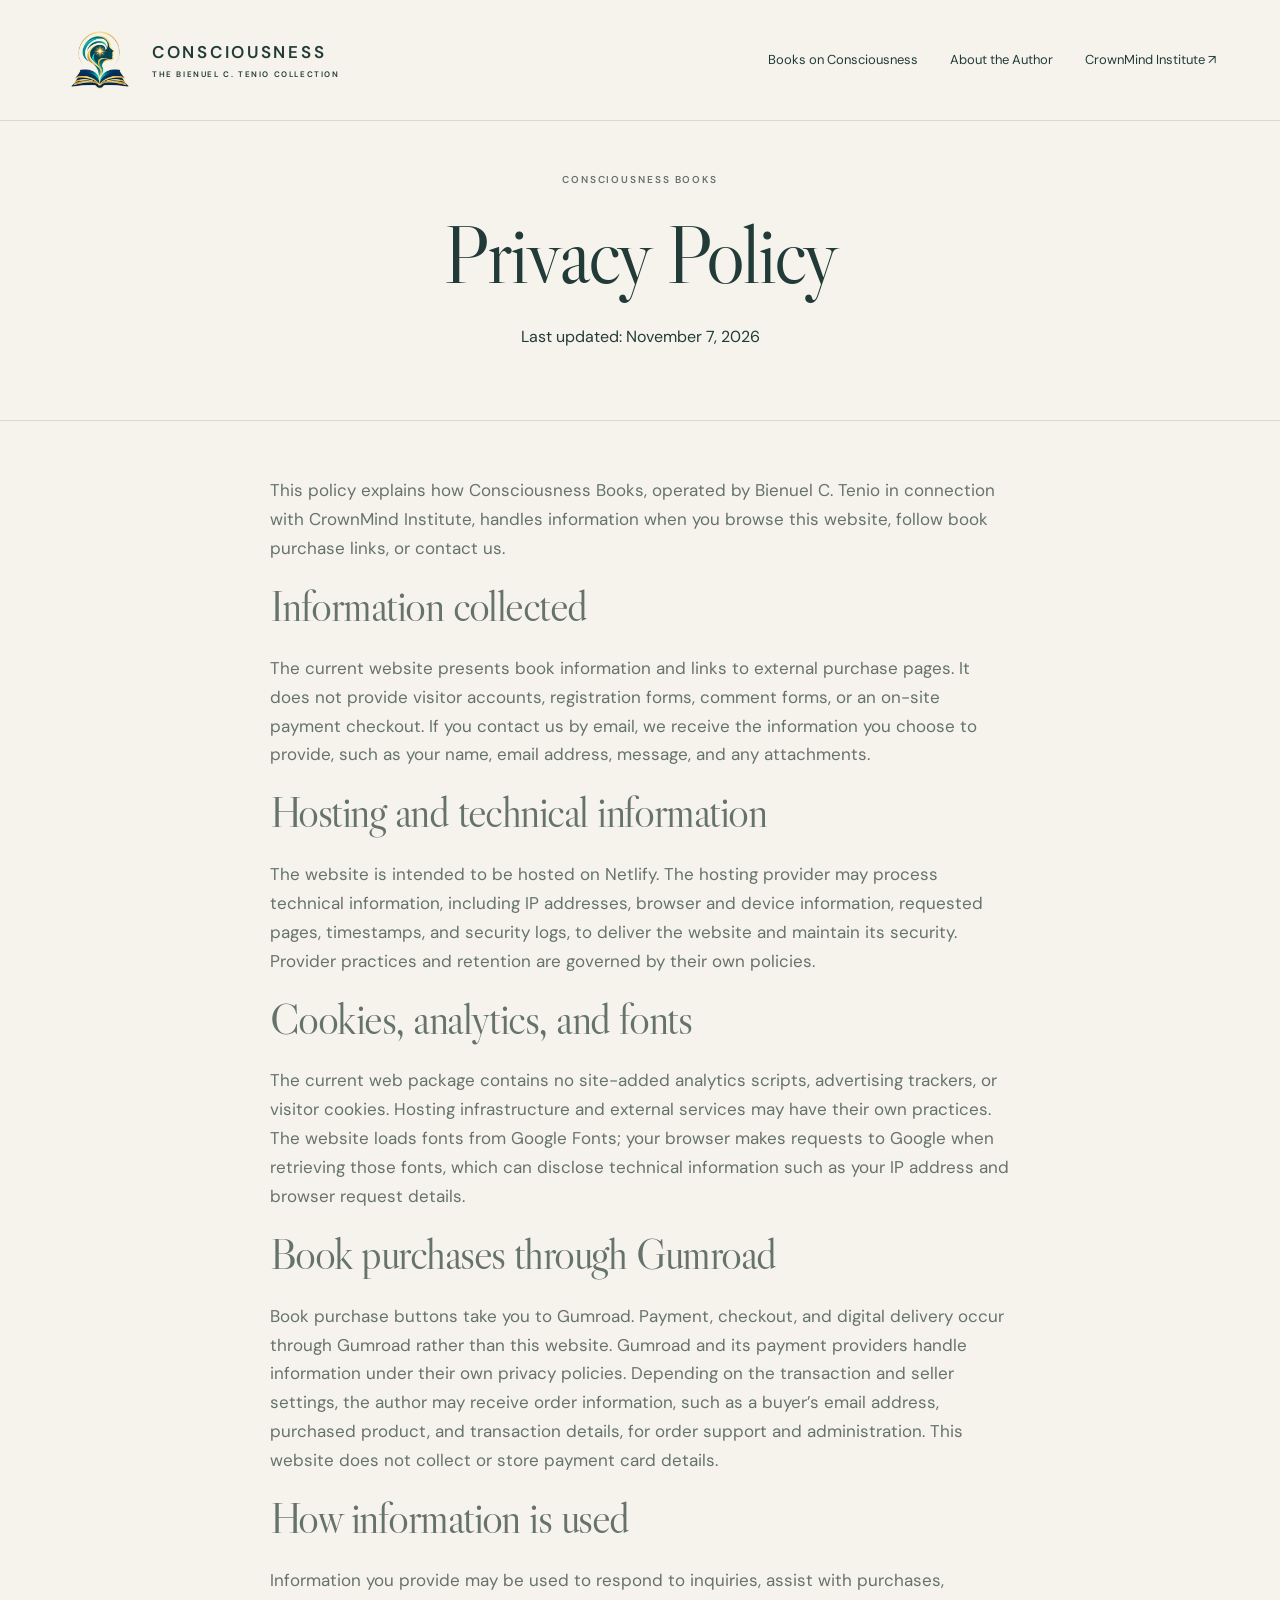
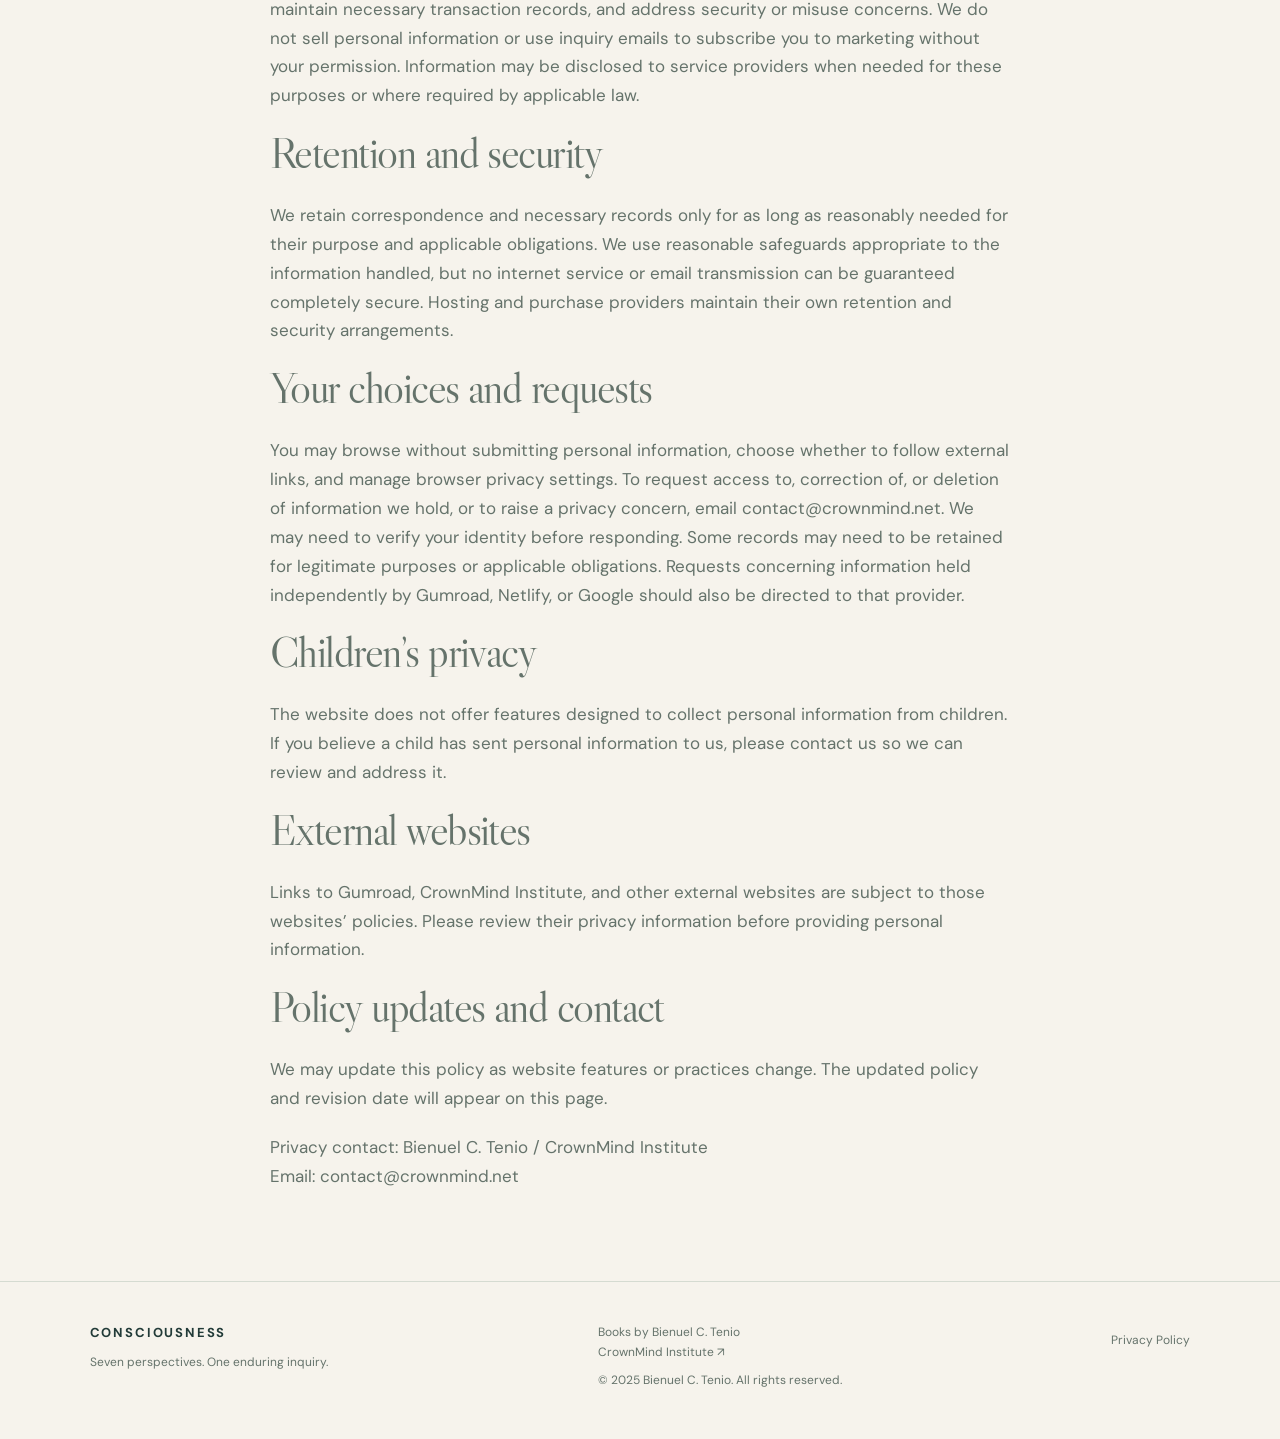
<file: privacy-policy.html>
<!doctype html><html lang="en"><head><meta charset="utf-8"><meta name="viewport" content="width=device-width,initial-scale=1"><meta name="description" content="Privacy information for the Consciousness Books website."><title>Privacy Policy | Consciousness Books</title><link rel="stylesheet" href="assets/style.css"></head><body><a class="skip" href="#main">Skip to content</a><header><a class="brand" href="index.html" aria-label="Consciousness home"><img class="brand-logo" src="assets/consciousness-books-logo.png" alt="Consciousness Books logo" width="72" height="72"> CONSCIOUSNESS<span class="brand-sub">THE BIENUEL C. TENIO COLLECTION</span></a><nav aria-label="Main navigation"><a href="index.html">Books on Consciousness</a><a href="about-author.html">About the Author</a><a href="https://www.crownmind.net" target="_blank" rel="noopener noreferrer">CrownMind Institute ↗</a></nav></header><main id="main"><section class="author-hero"><p class="eyebrow">CONSCIOUSNESS BOOKS</p><h1>Privacy Policy</h1><p>Last updated: November 7, 2026</p></section><article class="biography"><p>This policy explains how Consciousness Books, operated by Bienuel C. Tenio in connection with CrownMind Institute, handles information when you browse this website, follow book purchase links, or contact us.</p><h2>Information collected</h2><p>The current website presents book information and links to external purchase pages. It does not provide visitor accounts, registration forms, comment forms, or an on-site payment checkout. If you contact us by email, we receive the information you choose to provide, such as your name, email address, message, and any attachments.</p><h2>Hosting and technical information</h2><p>The website is intended to be hosted on Netlify. The hosting provider may process technical information, including IP addresses, browser and device information, requested pages, timestamps, and security logs, to deliver the website and maintain its security. Provider practices and retention are governed by their own policies.</p><h2>Cookies, analytics, and fonts</h2><p>The current web package contains no site-added analytics scripts, advertising trackers, or visitor cookies. Hosting infrastructure and external services may have their own practices. The website loads fonts from Google Fonts; your browser makes requests to Google when retrieving those fonts, which can disclose technical information such as your IP address and browser request details.</p><h2>Book purchases through Gumroad</h2><p>Book purchase buttons take you to Gumroad. Payment, checkout, and digital delivery occur through Gumroad rather than this website. Gumroad and its payment providers handle information under their own privacy policies. Depending on the transaction and seller settings, the author may receive order information, such as a buyer’s email address, purchased product, and transaction details, for order support and administration. This website does not collect or store payment card details.</p><h2>How information is used</h2><p>Information you provide may be used to respond to inquiries, assist with purchases, maintain necessary transaction records, and address security or misuse concerns. We do not sell personal information or use inquiry emails to subscribe you to marketing without your permission. Information may be disclosed to service providers when needed for these purposes or where required by applicable law.</p><h2>Retention and security</h2><p>We retain correspondence and necessary records only for as long as reasonably needed for their purpose and applicable obligations. We use reasonable safeguards appropriate to the information handled, but no internet service or email transmission can be guaranteed completely secure. Hosting and purchase providers maintain their own retention and security arrangements.</p><h2>Your choices and requests</h2><p>You may browse without submitting personal information, choose whether to follow external links, and manage browser privacy settings. To request access to, correction of, or deletion of information we hold, or to raise a privacy concern, email <a href="mailto:contact@crownmind.net">contact@crownmind.net</a>. We may need to verify your identity before responding. Some records may need to be retained for legitimate purposes or applicable obligations. Requests concerning information held independently by Gumroad, Netlify, or Google should also be directed to that provider.</p><h2>Children’s privacy</h2><p>The website does not offer features designed to collect personal information from children. If you believe a child has sent personal information to us, please contact us so we can review and address it.</p><h2>External websites</h2><p>Links to Gumroad, CrownMind Institute, and other external websites are subject to those websites’ policies. Please review their privacy information before providing personal information.</p><h2>Policy updates and contact</h2><p>We may update this policy as website features or practices change. The updated policy and revision date will appear on this page.</p><p>Privacy contact: Bienuel C. Tenio / CrownMind Institute<br>Email: <a href="mailto:contact@crownmind.net">contact@crownmind.net</a></p></article></main><footer><div><strong>CONSCIOUSNESS</strong><p>Seven perspectives. One enduring inquiry.</p></div><div>Books by Bienuel C. Tenio<br><a href="https://www.crownmind.net" target="_blank" rel="noopener noreferrer">CrownMind Institute ↗</a><p>© 2025 Bienuel C. Tenio. All rights reserved.</p></div><p><a href="privacy-policy.html">Privacy Policy</a></p></footer></body></html>
</file>
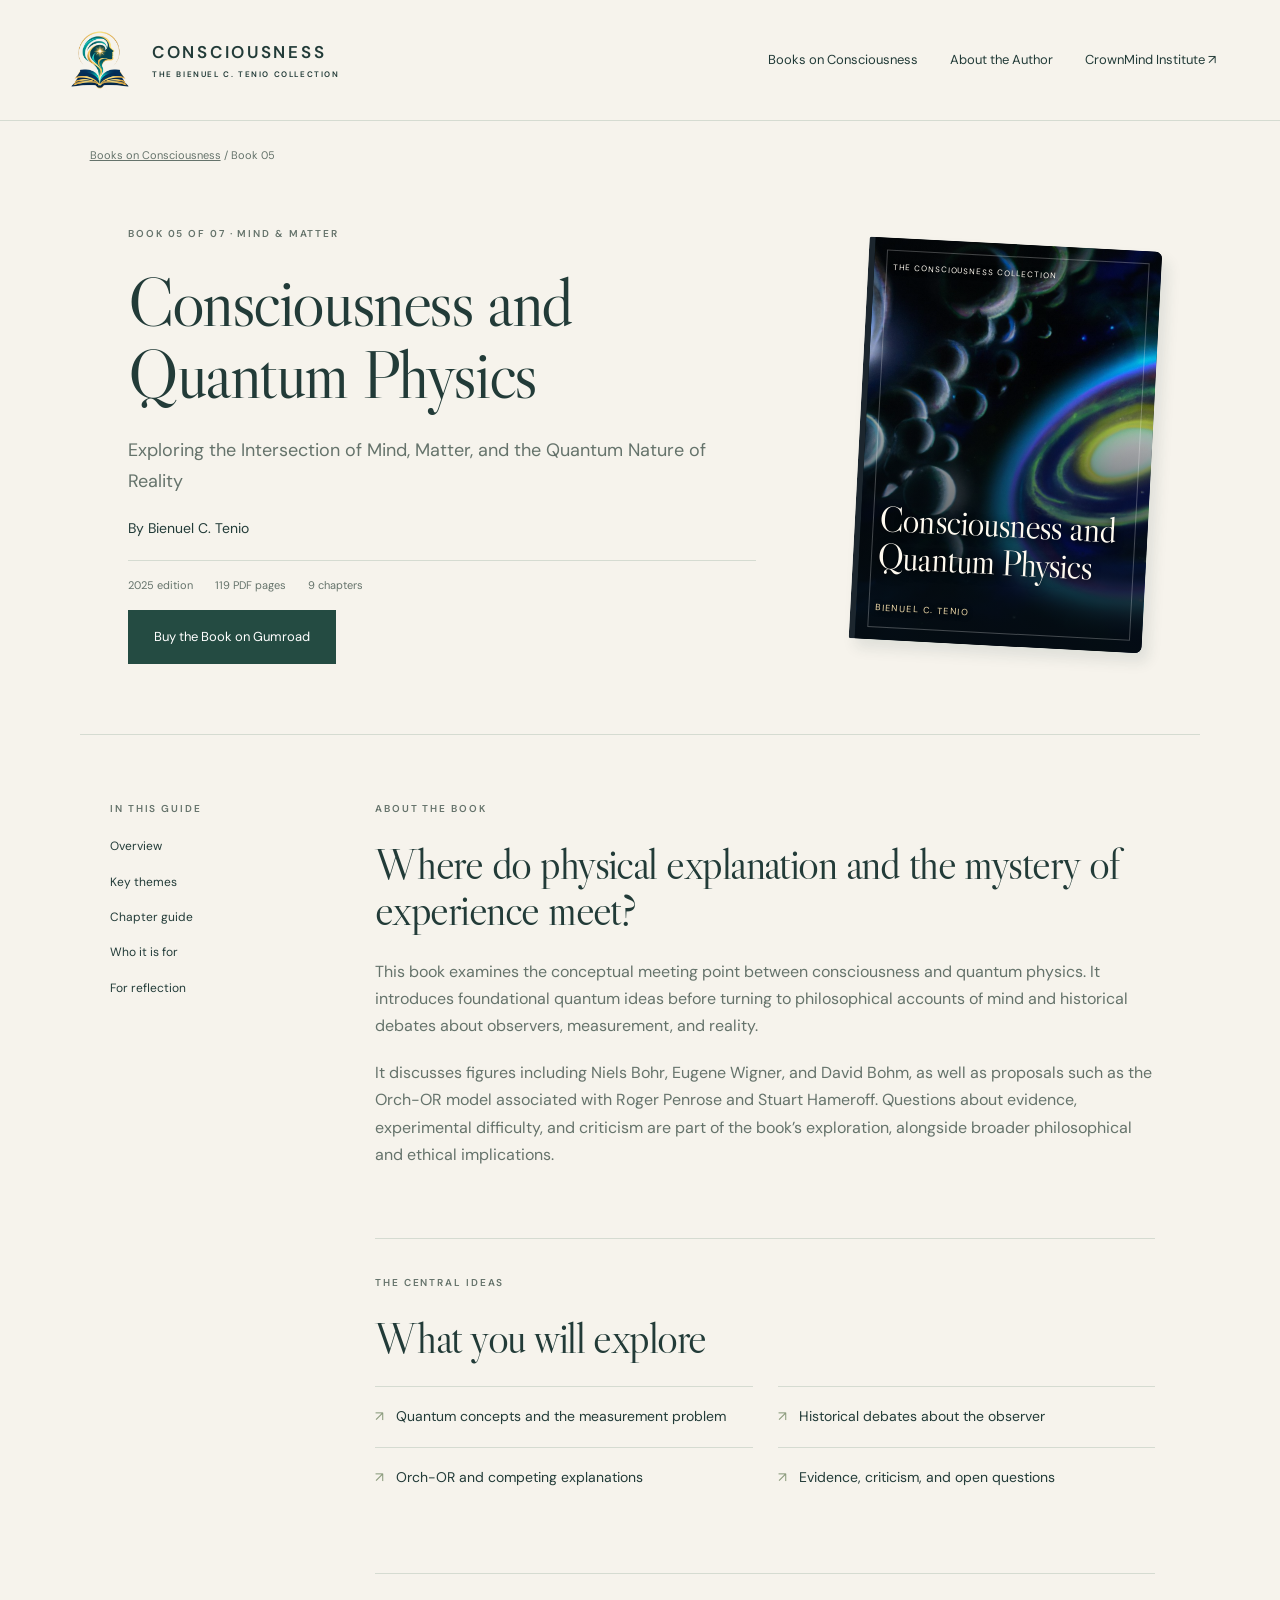
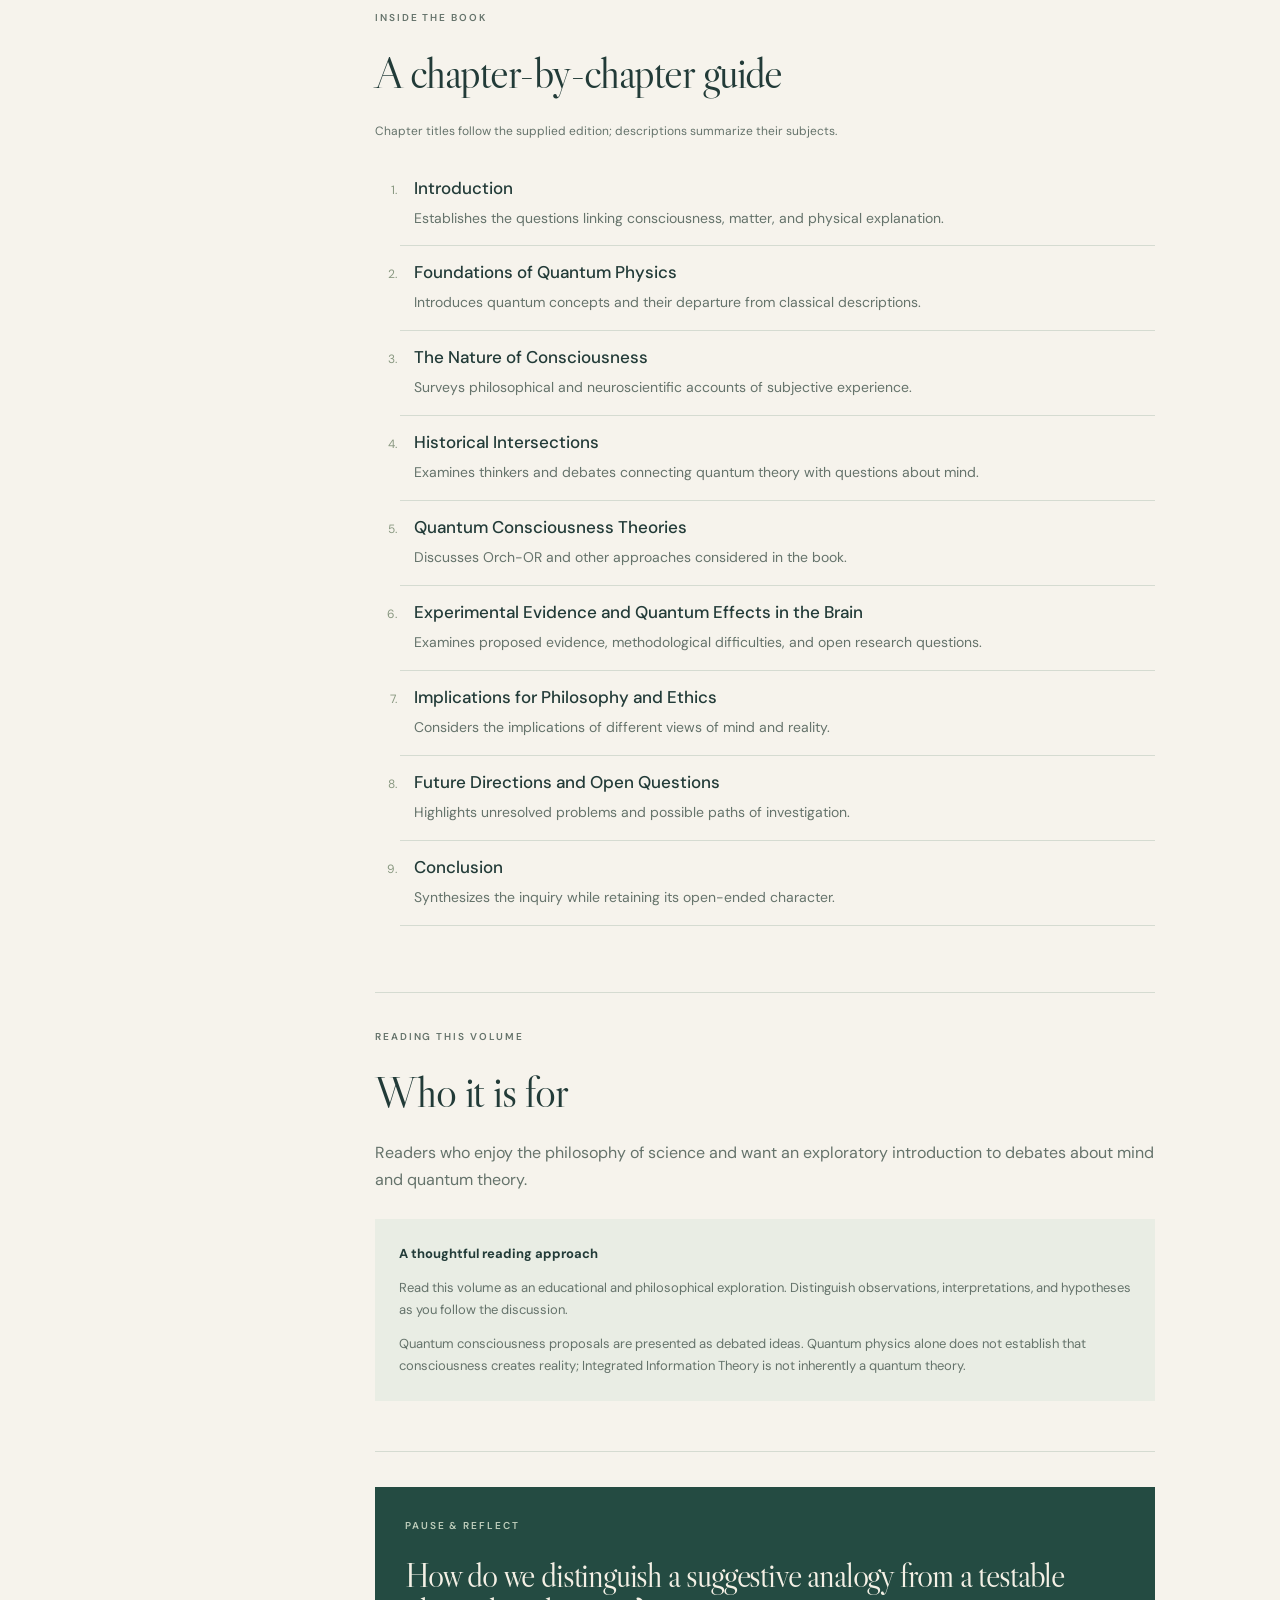
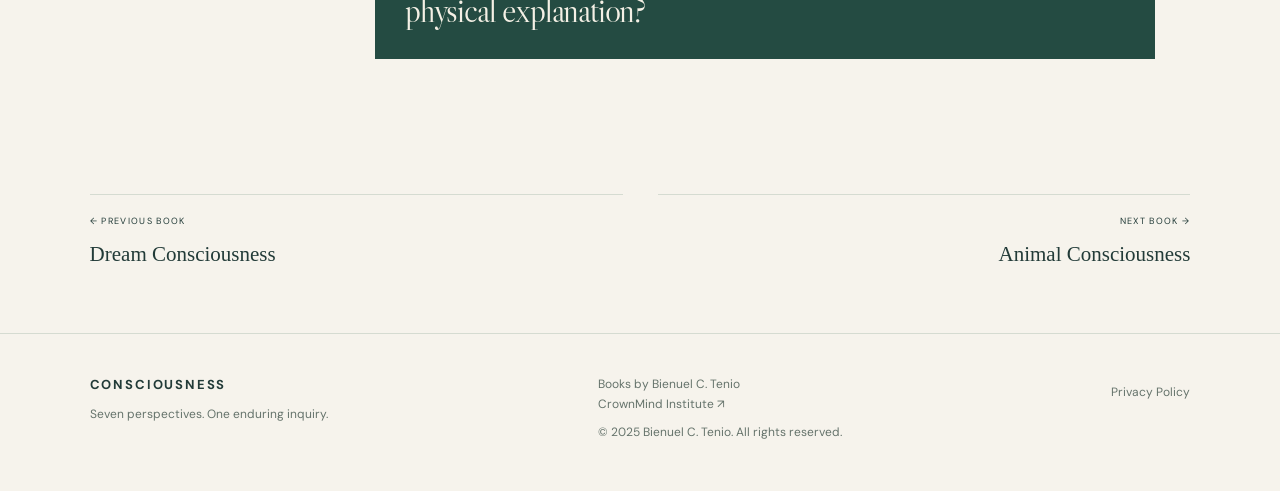
<file: quantum-physics.html>
<!DOCTYPE html>

<html lang="en"><head><meta charset="utf-8"/><meta content="width=device-width,initial-scale=1" name="viewport"/><meta content="Consciousness and Quantum Physics — Explore the Consciousness collection by Bienuel C. Tenio." name="description"/><title>Consciousness and Quantum Physics | Consciousness</title><link href="assets/style.css" rel="stylesheet"/></head><body><a class="skip" href="#main">Skip to content</a><header><a aria-label="Consciousness home" class="brand" href="index.html"><img alt="Consciousness Books logo" class="brand-logo" height="72" src="assets/consciousness-books-logo.png" width="72"/> CONSCIOUSNESS<span class="brand-sub">THE BIENUEL C. TENIO COLLECTION</span></a><nav aria-label="Main navigation"><a href="index.html">Books on Consciousness</a><a href="about-author.html">About the Author</a><a href="https://www.crownmind.net" rel="noopener noreferrer" target="_blank">CrownMind Institute ↗</a></nav></header><main id="main"><div class="breadcrumb"><a href="index.html">Books on Consciousness</a> / Book 05</div><section class="book-hero"><div><p class="eyebrow">BOOK 05 OF 07 · Mind &amp; matter</p><h1>Consciousness and Quantum Physics</h1><p class="subtitle">Exploring the Intersection of Mind, Matter, and the Quantum Nature of Reality</p><p class="byline">By Bienuel C. Tenio</p><div class="metadata"><span>2025 edition</span><span>119 PDF pages</span><span>9 chapters</span></div><a class="button" href="https://bctenio27.gumroad.com/l/consciousnessandquantumphysics" rel="noopener noreferrer" target="_blank">Buy the Book on Gumroad</a></div><div class="cover large image-cover" style="--accent:#a7ccd9"><img alt="" aria-hidden="true" class="cover-artwork" decoding="async" loading="eager" src="/assets/covers/quantum-consciousness.jpg"/><span class="cover-top">THE CONSCIOUSNESS COLLECTION</span><div class="cover-title">Consciousness and Quantum Physics</div><span class="cover-author">BIENUEL C. TENIO</span></div></section><div class="detail-layout"><aside><p class="eyebrow">IN THIS GUIDE</p><a href="#overview">Overview</a><a href="#themes">Key themes</a><a href="#chapters">Chapter guide</a><a href="#readers">Who it is for</a><a href="#reflection">For reflection</a></aside><article><section id="overview"><p class="eyebrow">ABOUT THE BOOK</p><h2>Where do physical explanation and the mystery of experience meet?</h2><p>This book examines the conceptual meeting point between consciousness and quantum physics. It introduces foundational quantum ideas before turning to philosophical accounts of mind and historical debates about observers, measurement, and reality.</p><p>It discusses figures including Niels Bohr, Eugene Wigner, and David Bohm, as well as proposals such as the Orch-OR model associated with Roger Penrose and Stuart Hameroff. Questions about evidence, experimental difficulty, and criticism are part of the book’s exploration, alongside broader philosophical and ethical implications.</p></section><section id="themes"><p class="eyebrow">THE CENTRAL IDEAS</p><h2>What you will explore</h2><ul class="themes"><li>Quantum concepts and the measurement problem</li><li>Historical debates about the observer</li><li>Orch-OR and competing explanations</li><li>Evidence, criticism, and open questions</li></ul></section><section id="chapters"><p class="eyebrow">INSIDE THE BOOK</p><h2>A chapter-by-chapter guide</h2><p class="small">Chapter titles follow the supplied edition; descriptions summarize their subjects.</p><ol class="chapters"><li><h3>Introduction</h3><p>Establishes the questions linking consciousness, matter, and physical explanation.</p></li><li><h3>Foundations of Quantum Physics</h3><p>Introduces quantum concepts and their departure from classical descriptions.</p></li><li><h3>The Nature of Consciousness</h3><p>Surveys philosophical and neuroscientific accounts of subjective experience.</p></li><li><h3>Historical Intersections</h3><p>Examines thinkers and debates connecting quantum theory with questions about mind.</p></li><li><h3>Quantum Consciousness Theories</h3><p>Discusses Orch-OR and other approaches considered in the book.</p></li><li><h3>Experimental Evidence and Quantum Effects in the Brain</h3><p>Examines proposed evidence, methodological difficulties, and open research questions.</p></li><li><h3>Implications for Philosophy and Ethics</h3><p>Considers the implications of different views of mind and reality.</p></li><li><h3>Future Directions and Open Questions</h3><p>Highlights unresolved problems and possible paths of investigation.</p></li><li><h3>Conclusion</h3><p>Synthesizes the inquiry while retaining its open-ended character.</p></li></ol></section><section id="readers"><p class="eyebrow">READING THIS VOLUME</p><h2>Who it is for</h2><p>Readers who enjoy the philosophy of science and want an exploratory introduction to debates about mind and quantum theory.</p><div class="note"><strong>A thoughtful reading approach</strong><p>Read this volume as an educational and philosophical exploration. Distinguish observations, interpretations, and hypotheses as you follow the discussion.</p><p>Quantum consciousness proposals are presented as debated ideas. Quantum physics alone does not establish that consciousness creates reality; Integrated Information Theory is not inherently a quantum theory.</p></div></section><section class="reflection" id="reflection"><p class="eyebrow">PAUSE &amp; REFLECT</p><h2>How do we distinguish a suggestive analogy from a testable physical explanation?</h2></section></article></div><section class="book-pagination"><a href="dream.html"><small>← PREVIOUS BOOK</small>Dream Consciousness</a><a href="animal.html"><small>NEXT BOOK →</small>Animal Consciousness</a></section></main><footer><div><strong>CONSCIOUSNESS</strong><p>Seven perspectives. One enduring inquiry.</p></div><div>Books by Bienuel C. Tenio<br/><a href="https://www.crownmind.net" rel="noopener noreferrer" target="_blank">CrownMind Institute ↗</a><p>© 2025 Bienuel C. Tenio. All rights reserved.</p></div><p><a href="privacy-policy.html">Privacy Policy</a></p></footer></body></html>
</file>
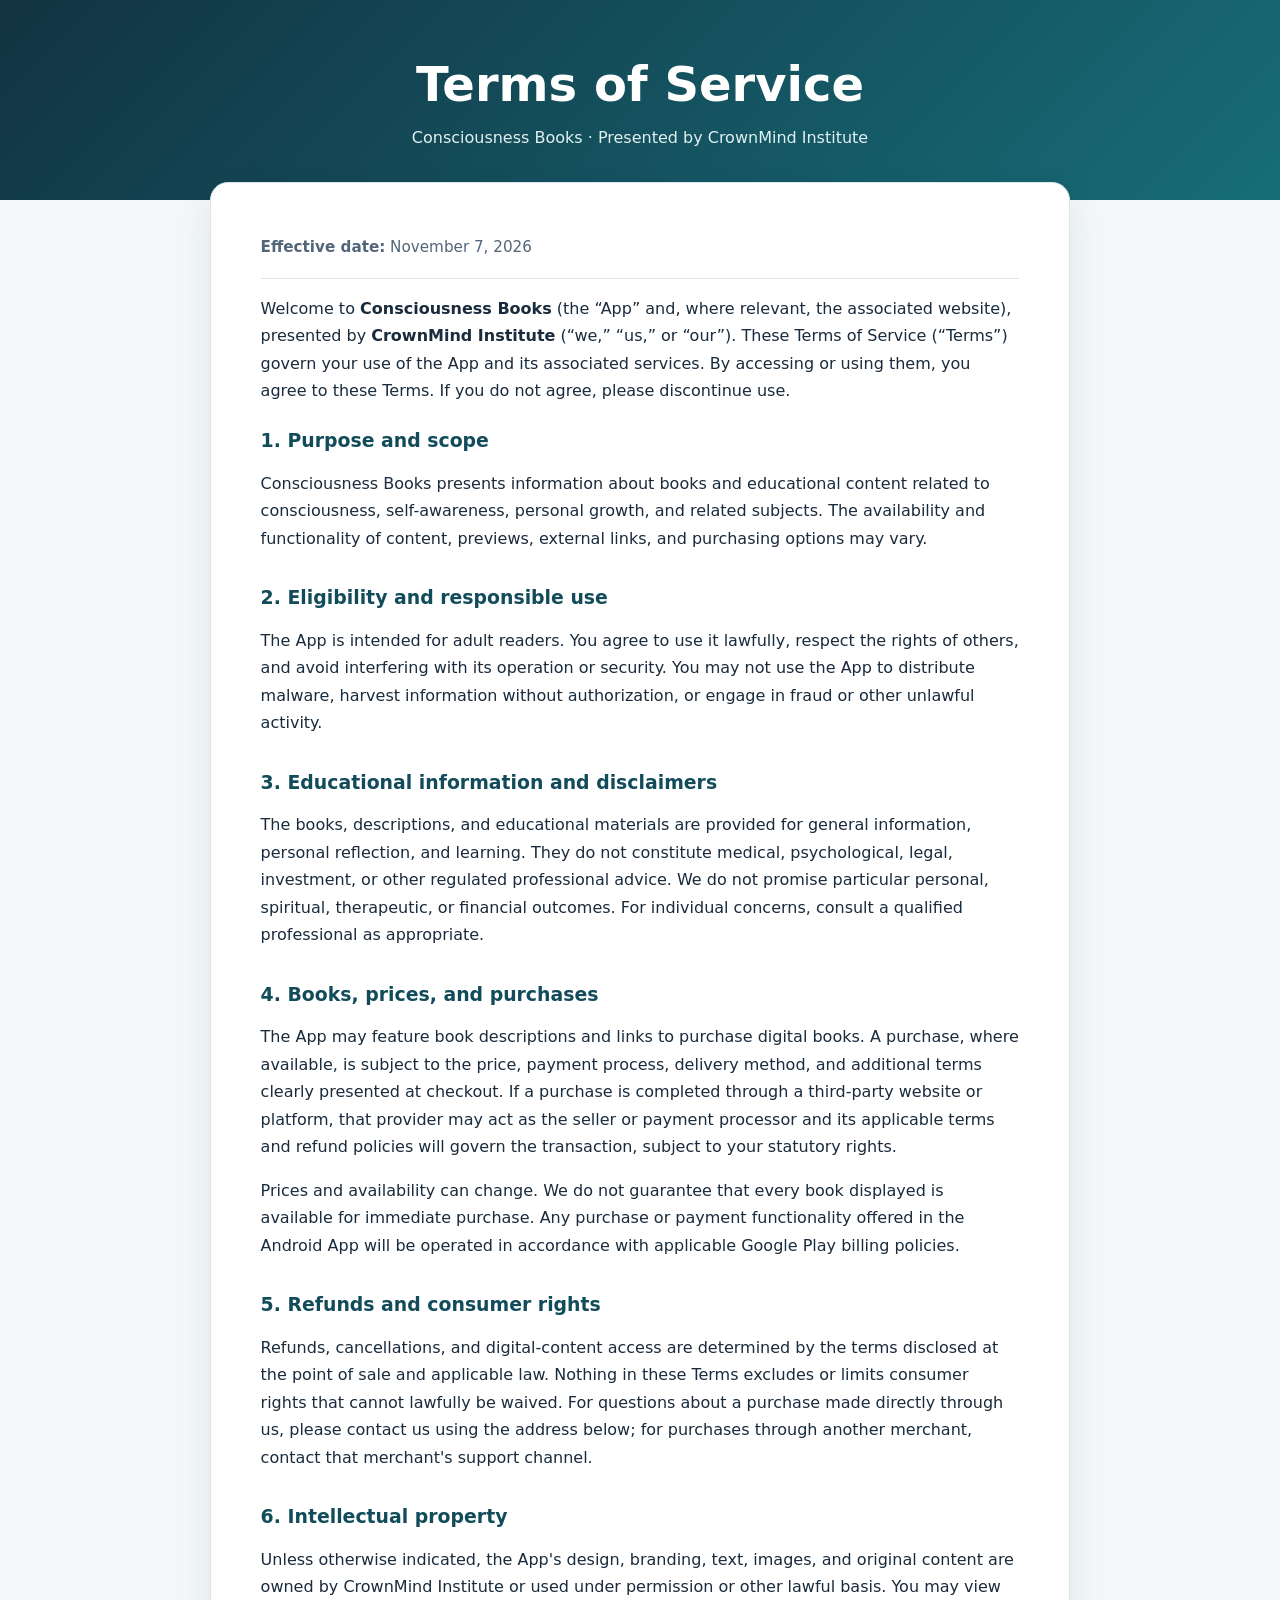
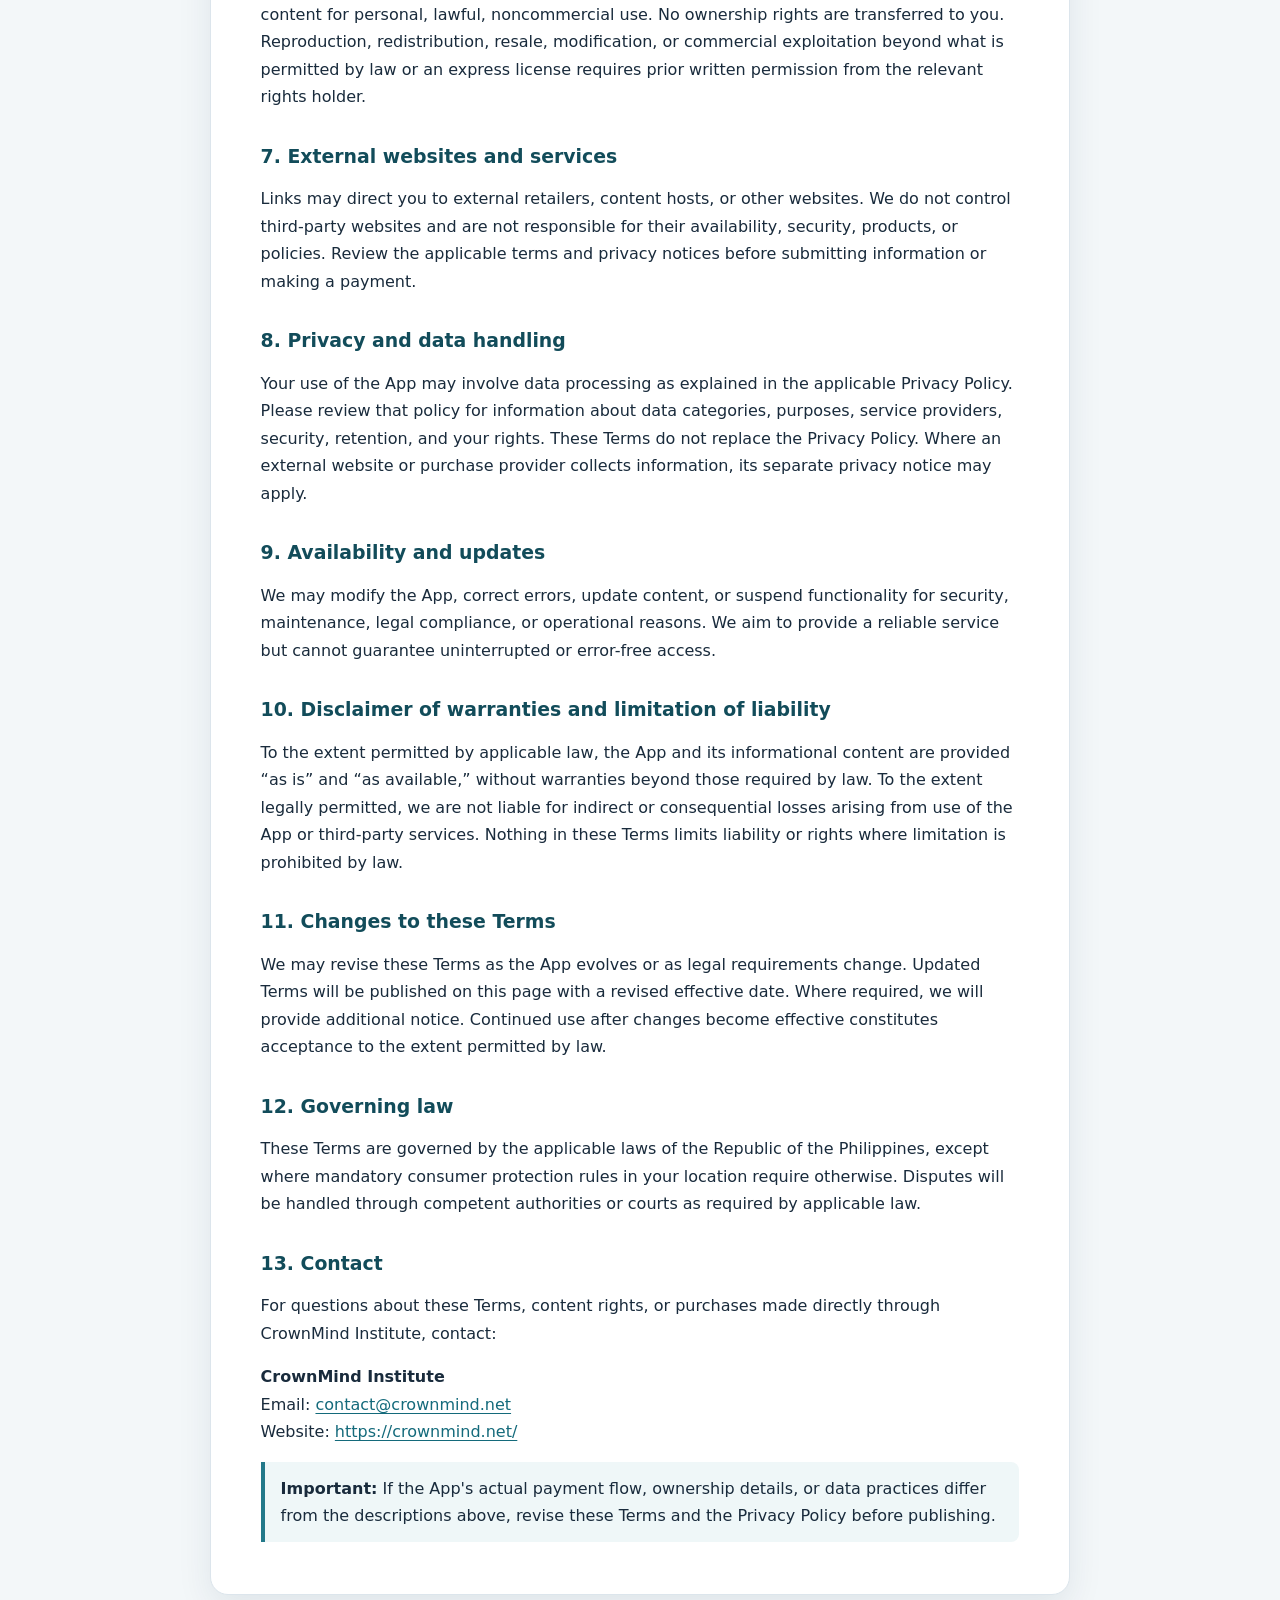
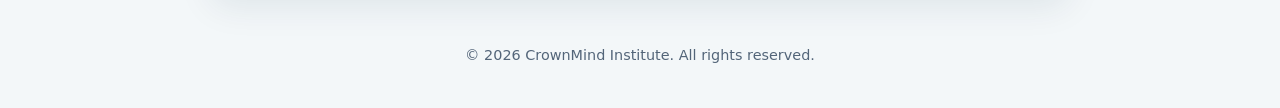
<file: terms-of-service.html>
<!DOCTYPE html>
<html lang="en">
<head>
  <meta charset="utf-8">
  <meta name="viewport" content="width=device-width, initial-scale=1">
  <meta name="description" content="Terms of Service for the Consciousness Books mobile application and website, presented by CrownMind Institute.">
  <meta name="color-scheme" content="light">
  <title>Terms of Service | Consciousness Books</title>
  <style>
    :root { color-scheme: light; --ink: #192b3c; --muted: #536579; --line: #dce5ec; --accent: #146a7b; --bg: #f3f7f9; }
    * { box-sizing: border-box; }
    body { margin: 0; font-family: system-ui, -apple-system, BlinkMacSystemFont, "Segoe UI", sans-serif; line-height: 1.72; background: var(--bg); color: var(--ink); }
    header { background: linear-gradient(135deg, #123342, #176d78); color: #fff; padding: 3.5rem 1.2rem 3rem; text-align: center; }
    header p { max-width: 42rem; margin: .65rem auto 0; color: #e1f0f1; }
    h1 { margin: 0; font-size: clamp(2rem, 5vw, 3rem); line-height: 1.2; }
    main { max-width: 860px; margin: -1.1rem auto 3rem; padding: 2.25rem clamp(1.2rem, 4vw, 3.1rem); background: #fff; border: 1px solid var(--line); border-radius: 18px; box-shadow: 0 12px 35px #0f344216; }
    h2 { color: #124c5a; font-size: 1.18rem; margin: 2rem 0 .5rem; line-height: 1.4; }
    h2:first-of-type { margin-top: 1.4rem; }
    p, li { overflow-wrap: anywhere; }
    ul { padding-left: 1.5rem; }
    a { color: var(--accent); text-underline-offset: .2em; }
    a:focus-visible { outline: 3px solid #e7a635; outline-offset: 3px; }
    .updated { color: var(--muted); font-size: .95rem; border-bottom: 1px solid var(--line); padding-bottom: 1.1rem; }
    .note { border-left: 4px solid #23798a; background: #eff7f8; padding: .8rem 1rem; border-radius: 0 8px 8px 0; }
    footer { text-align: center; color: var(--muted); font-size: .9rem; padding: 0 1rem 2.5rem; }
    @media (max-width: 700px) { main { margin: 0; border-radius: 0; border-left: 0; border-right: 0; padding-top: 1.5rem; } header { padding-top: 2.5rem; } }
  </style>
</head>
<body>
  <header>
    <h1>Terms of Service</h1>
    <p>Consciousness Books · Presented by CrownMind Institute</p>
  </header>
  <main>
    <p class="updated"><strong>Effective date:</strong> November 7, 2026</p>
    <p>Welcome to <strong>Consciousness Books</strong> (the “App” and, where relevant, the associated website), presented by <strong>CrownMind Institute</strong> (“we,” “us,” or “our”). These Terms of Service (“Terms”) govern your use of the App and its associated services. By accessing or using them, you agree to these Terms. If you do not agree, please discontinue use.</p>

    <h2>1. Purpose and scope</h2>
    <p>Consciousness Books presents information about books and educational content related to consciousness, self-awareness, personal growth, and related subjects. The availability and functionality of content, previews, external links, and purchasing options may vary.</p>

    <h2>2. Eligibility and responsible use</h2>
    <p>The App is intended for adult readers. You agree to use it lawfully, respect the rights of others, and avoid interfering with its operation or security. You may not use the App to distribute malware, harvest information without authorization, or engage in fraud or other unlawful activity.</p>

    <h2>3. Educational information and disclaimers</h2>
    <p>The books, descriptions, and educational materials are provided for general information, personal reflection, and learning. They do not constitute medical, psychological, legal, investment, or other regulated professional advice. We do not promise particular personal, spiritual, therapeutic, or financial outcomes. For individual concerns, consult a qualified professional as appropriate.</p>

    <h2>4. Books, prices, and purchases</h2>
    <p>The App may feature book descriptions and links to purchase digital books. A purchase, where available, is subject to the price, payment process, delivery method, and additional terms clearly presented at checkout. If a purchase is completed through a third-party website or platform, that provider may act as the seller or payment processor and its applicable terms and refund policies will govern the transaction, subject to your statutory rights.</p>
    <p>Prices and availability can change. We do not guarantee that every book displayed is available for immediate purchase. Any purchase or payment functionality offered in the Android App will be operated in accordance with applicable Google Play billing policies.</p>

    <h2>5. Refunds and consumer rights</h2>
    <p>Refunds, cancellations, and digital-content access are determined by the terms disclosed at the point of sale and applicable law. Nothing in these Terms excludes or limits consumer rights that cannot lawfully be waived. For questions about a purchase made directly through us, please contact us using the address below; for purchases through another merchant, contact that merchant's support channel.</p>

    <h2>6. Intellectual property</h2>
    <p>Unless otherwise indicated, the App's design, branding, text, images, and original content are owned by CrownMind Institute or used under permission or other lawful basis. You may view content for personal, lawful, noncommercial use. No ownership rights are transferred to you. Reproduction, redistribution, resale, modification, or commercial exploitation beyond what is permitted by law or an express license requires prior written permission from the relevant rights holder.</p>

    <h2>7. External websites and services</h2>
    <p>Links may direct you to external retailers, content hosts, or other websites. We do not control third-party websites and are not responsible for their availability, security, products, or policies. Review the applicable terms and privacy notices before submitting information or making a payment.</p>

    <h2>8. Privacy and data handling</h2>
    <p>Your use of the App may involve data processing as explained in the applicable Privacy Policy. Please review that policy for information about data categories, purposes, service providers, security, retention, and your rights. These Terms do not replace the Privacy Policy. Where an external website or purchase provider collects information, its separate privacy notice may apply.</p>

    <h2>9. Availability and updates</h2>
    <p>We may modify the App, correct errors, update content, or suspend functionality for security, maintenance, legal compliance, or operational reasons. We aim to provide a reliable service but cannot guarantee uninterrupted or error-free access.</p>

    <h2>10. Disclaimer of warranties and limitation of liability</h2>
    <p>To the extent permitted by applicable law, the App and its informational content are provided “as is” and “as available,” without warranties beyond those required by law. To the extent legally permitted, we are not liable for indirect or consequential losses arising from use of the App or third-party services. Nothing in these Terms limits liability or rights where limitation is prohibited by law.</p>

    <h2>11. Changes to these Terms</h2>
    <p>We may revise these Terms as the App evolves or as legal requirements change. Updated Terms will be published on this page with a revised effective date. Where required, we will provide additional notice. Continued use after changes become effective constitutes acceptance to the extent permitted by law.</p>

    <h2>12. Governing law</h2>
    <p>These Terms are governed by the applicable laws of the Republic of the Philippines, except where mandatory consumer protection rules in your location require otherwise. Disputes will be handled through competent authorities or courts as required by applicable law.</p>

    <h2>13. Contact</h2>
    <p>For questions about these Terms, content rights, or purchases made directly through CrownMind Institute, contact:</p>
    <p><strong>CrownMind Institute</strong><br>
    Email: <a href="mailto:contact@crownmind.net">contact@crownmind.net</a><br>
    Website: <a href="https://crownmind.net/">https://crownmind.net/</a></p>

    <p class="note"><strong>Important:</strong> If the App's actual payment flow, ownership details, or data practices differ from the descriptions above, revise these Terms and the Privacy Policy before publishing.</p>
  </main>
  <footer>© 2026 CrownMind Institute. All rights reserved.</footer>
</body>
</html>
</file>
<file: assets/style.css>
@import url('https://fonts.googleapis.com/css2?family=DM+Sans:wght@400;500;600;700&family=Libre+Caslon+Display&display=swap');
:root{--bg:#f6f3ec;--ink:#223b38;--muted:#65736b;--line:#d5dbd1;--green:#244b42;--gold:#b79b6b}*{box-sizing:border-box}html{scroll-behavior:smooth;scroll-padding-top:110px}body{margin:0;background:var(--bg);color:var(--ink);font:16px/1.7 'DM Sans',Arial,sans-serif}a{color:inherit;text-decoration:none}a:focus-visible{outline:3px solid #ad7840;outline-offset:5px}h1,h2,h3,p{margin-top:0}h1,h2{font-family:'Libre Caslon Display',Georgia,serif;font-weight:400;line-height:1.04;letter-spacing:-.035em}h1{font-size:clamp(52px,6.4vw,94px);margin-bottom:26px}h2{font-size:clamp(36px,4vw,56px);margin-bottom:25px}h3{line-height:1.3;font-size:22px;font-weight:500}p{margin-bottom:20px}header{display:flex;align-items:center;justify-content:space-between;padding:24px 5%;border-bottom:1px solid var(--line);gap:25px;background:var(--bg)}.brand{font-size:17px;letter-spacing:.16em;line-height:1.3;position:relative;padding-left:38px;font-weight:600}.brand-mark{position:absolute;left:0;font-size:32px;top:0;font-weight:400}.brand-sub{display:block;font-size:8px;letter-spacing:.2em;margin-top:6px}nav{display:flex;gap:32px;font-size:13px}nav a:hover,.text-link:hover{color:#9b6832}.hero{padding:75px 7% 55px;display:grid;grid-template-columns:1.2fr 1fr;gap:40px;min-height:640px;align-items:center;overflow:hidden}.eyebrow{font-size:10px;font-weight:600;letter-spacing:.19em;line-height:1.7;text-transform:uppercase;margin-bottom:24px;color:var(--muted)}h1 em{font-weight:400;color:#687d69}.lead{font-size:19px;line-height:1.7;max-width:530px;color:var(--muted)}.button{display:inline-flex;align-items:center;gap:32px;background:var(--green);color:#fff;padding:15px 25px;font-size:13px;margin-top:15px;border:1px solid var(--green)}.button:hover{background:#356658}.hero-note{font-size:9px;letter-spacing:.17em;margin:35px 0 0;color:var(--muted)}.mind-art{height:450px;position:relative;background:radial-gradient(ellipse at center,#d5d8bb88,transparent 65%);display:flex;align-items:center;justify-content:center}.halo{position:absolute;border:1px solid #94a78e;border-radius:50%;width:320px;height:320px;transform:rotate(-30deg) scaleX(.65)}.h2{transform:rotate(30deg) scaleX(.65);border-color:#a7ad87}.h3{transform:rotate(90deg) scaleX(.65);border-color:#c0b58d}.h4{width:400px;height:400px;border-style:dotted;transform:rotate(-15deg) scaleX(.9);border-color:#c4c5b1}.core{width:175px;height:175px;border-radius:50%;background:radial-gradient(circle at 33% 26%,#e2e6c9,#9bab8d 46%,#3e6253 80%);box-shadow:0 20px 60px #496f5030,inset -14px -12px 35px #193a4d44}.art-caption{position:absolute;bottom:0;font-size:9px;letter-spacing:.23em;color:var(--muted)}.intro{margin:0 7%;padding:55px 0 70px;border-top:1px solid var(--line);display:grid;grid-template-columns:1fr 1.2fr;gap:0 70px}.intro>.eyebrow{grid-column:1/-1}.intro p:not(.eyebrow){font-size:15px;color:var(--muted)}.collection{padding:65px 7%;background:#e9ede4}.section-heading{display:flex;justify-content:space-between;align-items:end;margin-bottom:42px}.section-heading h2{margin-bottom:0}.section-heading>span{font-size:12px;white-space:nowrap}.books{display:grid;grid-template-columns:repeat(3,1fr);gap:48px 34px}.book-card{display:block}.cover{aspect-ratio:.73;width:100%;background:linear-gradient(140deg,#173d35,#0e2e29);color:var(--accent);border-radius:2px 7px 7px 2px;box-shadow:7px 9px 14px #223b381a;position:relative;overflow:hidden;padding:24px 23px;display:flex;flex-direction:column;border-left:6px solid #ffffff15;transition:transform .25s}.book-card:hover .cover{transform:translateY(-6px)}.cover:after{content:'';position:absolute;inset:12px;border:1px solid #ffffff15;pointer-events:none}.cover-top{font-size:8px;letter-spacing:.15em;z-index:1}.cover-title{font:clamp(25px,2.7vw,40px)/1.06 'Libre Caslon Display',Georgia,serif;letter-spacing:-.025em;margin-top:auto;max-width:95%;z-index:1}.cover-author{font-size:9px;letter-spacing:.16em;margin-top:25px;z-index:1}.cover-orbit{height:45%;position:relative;display:flex;align-items:center;justify-content:center;margin-top:10px}.cover-orbit i{width:65%;aspect-ratio:1;border:1px solid currentColor;border-radius:50%;position:absolute;opacity:.55;transform:rotate(40deg) scaleX(.45)}.cover-orbit i:nth-child(2){transform:rotate(-40deg) scaleX(.45)}.cover-orbit i:nth-child(3){transform:rotate(90deg) scaleX(.45)}.cover-orbit b{width:28px;height:28px;border-radius:50%;background:currentColor;box-shadow:0 0 40px currentColor}.book-copy{padding-top:24px}.book-copy .eyebrow{margin-bottom:10px}.book-copy h3{font:30px/1.08 'Libre Caslon Display',Georgia,serif;margin-bottom:13px}.book-copy>p:not(.eyebrow){font-size:13px;color:var(--muted)}.text-link{font-size:12px;border-bottom:1px solid #89998a;padding-bottom:5px}.closing{padding:85px 7%;text-align:center;max-width:800px;margin:auto}.closing p:not(.eyebrow){color:var(--muted);max-width:540px;margin:0 auto 20px}.secondary{background:transparent;color:var(--ink)}.secondary:hover{color:white}footer{border-top:1px solid var(--line);padding:40px 7%;display:flex;justify-content:space-between;font-size:12px;color:var(--muted)}footer strong{font-size:13px;letter-spacing:.14em;color:var(--ink)}footer p{margin:8px 0}.breadcrumb{padding:25px 7%;font-size:11px;color:var(--muted)}.breadcrumb a{text-decoration:underline}.book-hero{display:grid;grid-template-columns:1.5fr .7fr;gap:10%;align-items:center;padding:35px 10% 70px}.book-hero h1{font-size:clamp(48px,5.4vw,80px)}.subtitle{color:var(--muted);font-size:18px;max-width:640px}.byline{font-size:14px}.metadata{display:flex;flex-wrap:wrap;gap:8px 22px;font-size:11px;color:var(--muted);padding-top:15px;border-top:1px solid var(--line)}.cover.large{min-width:220px;max-width:330px;transform:rotate(3deg)}.large .cover-title{font-size:36px}.detail-layout{display:grid;grid-template-columns:200px minmax(0,780px);gap:65px;max-width:1120px;margin:0 auto;padding:65px 30px;border-top:1px solid var(--line)}aside{position:sticky;top:30px;align-self:start;display:flex;flex-direction:column;gap:15px;font-size:12px}aside .eyebrow{margin-bottom:4px}aside a:hover{text-decoration:underline}article section{padding-bottom:50px;margin-bottom:35px;border-bottom:1px solid var(--line)}article section>p{color:var(--muted)}article h2{font-size:44px}.themes{padding:0;list-style:none;display:grid;grid-template-columns:1fr 1fr;gap:0 25px}.themes li{border-top:1px solid var(--line);padding:18px 0;font-size:14px}.themes li:before{content:'↗';margin-right:12px;color:#8b9b7d}.small{font-size:12px}.chapters{padding-left:25px}.chapters li{padding:15px 0 15px 14px;border-bottom:1px solid var(--line)}.chapters li::marker{color:#899881;font-size:12px}.chapters h3{font-size:17px;margin-bottom:8px}.chapters p{font-size:14px;color:var(--muted);margin-bottom:0}.note{padding:24px;background:#e9ede4;font-size:13px;margin-top:25px}.note p{margin:12px 0 0;color:var(--muted)}article .reflection{padding:30px;background:#244b42;color:#f4f0e5;border:0}article .reflection .eyebrow{color:#becdbb}.reflection h2{font-size:34px;margin-bottom:0}.book-pagination{display:grid;grid-template-columns:1fr 1fr;padding:35px 7% 60px;gap:35px}.book-pagination a{border-top:1px solid var(--line);padding-top:20px;font-family:Georgia,serif;font-size:21px}.book-pagination a:last-child{text-align:right}.book-pagination small{display:block;font:9px 'DM Sans',Arial,sans-serif;letter-spacing:.15em;margin-bottom:10px}.author-hero{text-align:center;padding:50px 7%;border-bottom:1px solid var(--line)}.author-hero .lead{margin:auto}.biography{max-width:790px;margin:55px auto 90px;padding:0 25px;font-size:17px;color:var(--muted)}.dropcap:first-letter{float:left;font:78px/1 Georgia,serif;margin:0 10px 0 0;color:var(--ink)}.author-signature{font:32px 'Libre Caslon Display',Georgia,serif;color:var(--ink);margin:40px 0}.author-signature span{display:block;font:11px 'DM Sans',Arial,sans-serif;color:var(--muted);margin-top:10px}.author-actions{display:flex;align-items:center;gap:30px}.skip{position:absolute;top:-100px;left:20px;background:white;z-index:10;padding:10px}.skip:focus{top:0}@media(min-width:1250px){.books{grid-template-columns:repeat(4,1fr)}.cover-title{font-size:30px}.cover{padding:23px 19px}}@media(max-width:800px){header{align-items:flex-start;flex-direction:column;gap:20px}nav{gap:20px;font-size:11px;flex-wrap:wrap}.hero{padding-top:45px;grid-template-columns:1fr;gap:10px;min-height:0}.hero h1{font-size:68px}.mind-art{height:340px}.halo{width:260px;height:260px}.h4{width:310px;height:310px}.core{width:145px;height:145px}.intro{grid-template-columns:1fr;padding-top:40px;gap:0}.books{grid-template-columns:repeat(2,1fr);gap:32px 20px}.cover-title{font-size:30px}.cover-top{font-size:6px}.book-copy h3{font-size:27px}.book-hero{grid-template-columns:1fr .65fr;gap:30px;padding:20px 7% 45px}.book-hero h1{font-size:44px}.cover.large{min-width:0}.large .cover-title{font-size:26px}.detail-layout{grid-template-columns:1fr;gap:35px;padding:35px 7%}aside{position:static;flex-direction:row;flex-wrap:wrap;gap:13px}aside .eyebrow{width:100%}article h2{font-size:37px}}@media(max-width:500px){.hero h1{font-size:60px}.eyebrow{font-size:9px}.lead{font-size:17px}.section-heading{align-items:start;gap:15px}.section-heading h2{font-size:38px}.books{gap:32px 16px}.cover{padding:17px 13px;border-left-width:4px}.cover-title{font-size:25px}.cover-author{font-size:6px;margin-top:17px}.cover-top{font-size:5px}.cover-orbit b{width:18px;height:18px}.book-copy h3{font-size:25px}.book-copy .eyebrow{font-size:8px}.book-hero{display:flex;flex-direction:column;align-items:flex-start}.book-hero h1{font-size:49px}.cover.large{width:220px;align-self:center;margin:25px 0 10px}.large .cover-title{font-size:31px}.themes{grid-template-columns:1fr}.author-actions{flex-direction:column;align-items:start}footer{flex-direction:column;gap:25px}.book-pagination a{font-size:17px}.biography{font-size:16px}.author-hero h1{font-size:55px}}@media(prefers-reduced-motion:reduce){html{scroll-behavior:auto}*{transition:none!important}}

/* Consciousness Books identity */
header .brand{padding-left:88px;min-height:72px;display:flex;flex-direction:column;justify-content:center}header .brand-logo{position:absolute;left:0;top:0;width:72px;height:72px;object-fit:contain}header .brand-sub{max-width:230px}@media(max-width:500px){header .brand{font-size:15px;letter-spacing:.12em;padding-left:76px;min-height:64px}header .brand-logo{width:64px;height:64px}}

/* Illustrated book covers with live title and author overlays. */
.cover.image-cover{background-image:linear-gradient(to bottom,rgba(4,12,19,.35) 0%,rgba(4,12,19,.02) 30%,rgba(4,12,19,.45) 55%,rgba(4,12,19,.96) 100%),var(--cover-image);background-size:cover;background-position:center;color:#fffaf0;isolation:isolate}
.image-cover .cover-top{color:#fffaf0;text-shadow:0 1px 5px #000;letter-spacing:.12em}
.image-cover .cover-title{color:#fffaf0;text-shadow:0 2px 8px #000;overflow-wrap:break-word}
.image-cover .cover-author{color:#f4dfae;text-shadow:0 1px 5px #000}
.cover.image-cover:after{border-color:#ffffff40}

/* Explicit image elements avoid stylesheet-relative custom-property URLs. */
.cover.image-cover{background:#08131b}
.image-cover .cover-artwork{position:absolute;inset:0;width:100%;height:100%;object-fit:cover;z-index:-2}
.cover.image-cover:before{content:'';position:absolute;inset:0;z-index:-1;background:linear-gradient(to bottom,rgba(4,12,19,.35),rgba(4,12,19,.02) 30%,rgba(4,12,19,.45) 55%,rgba(4,12,19,.96))}
</file>
